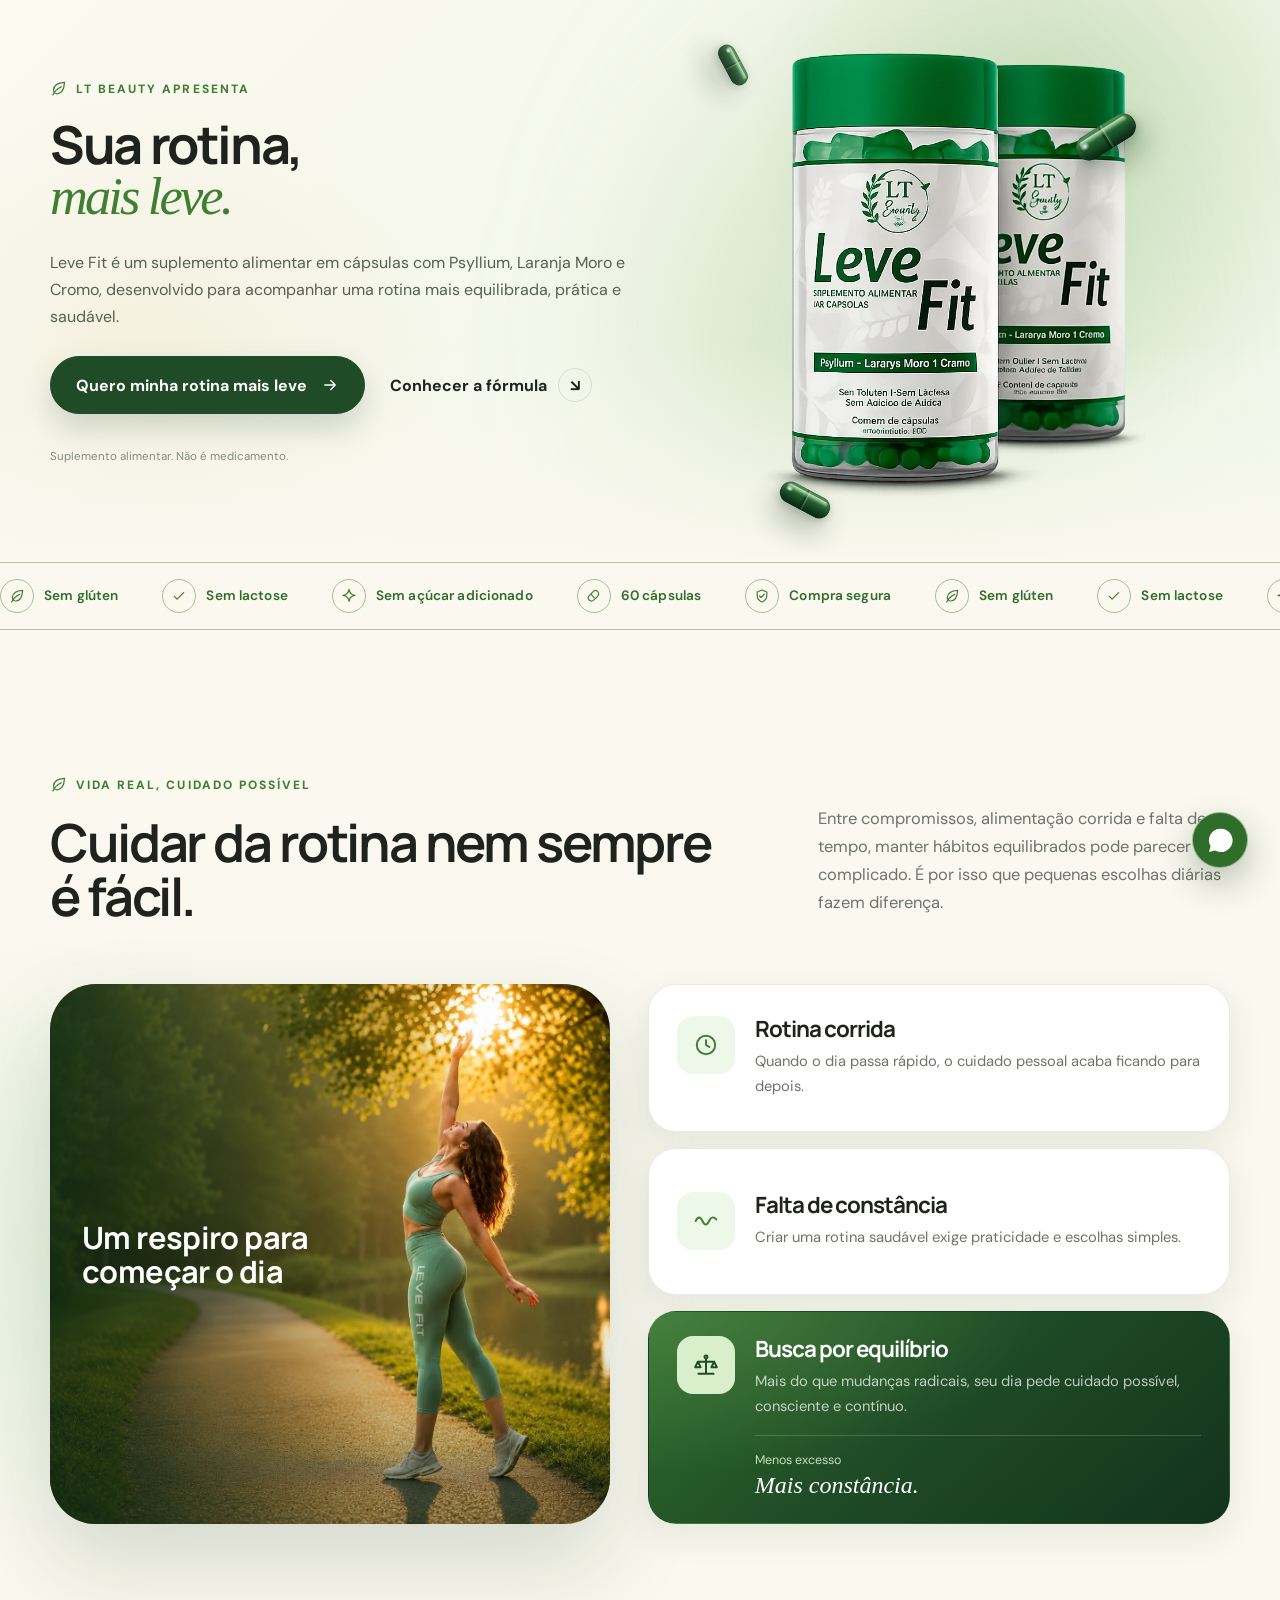
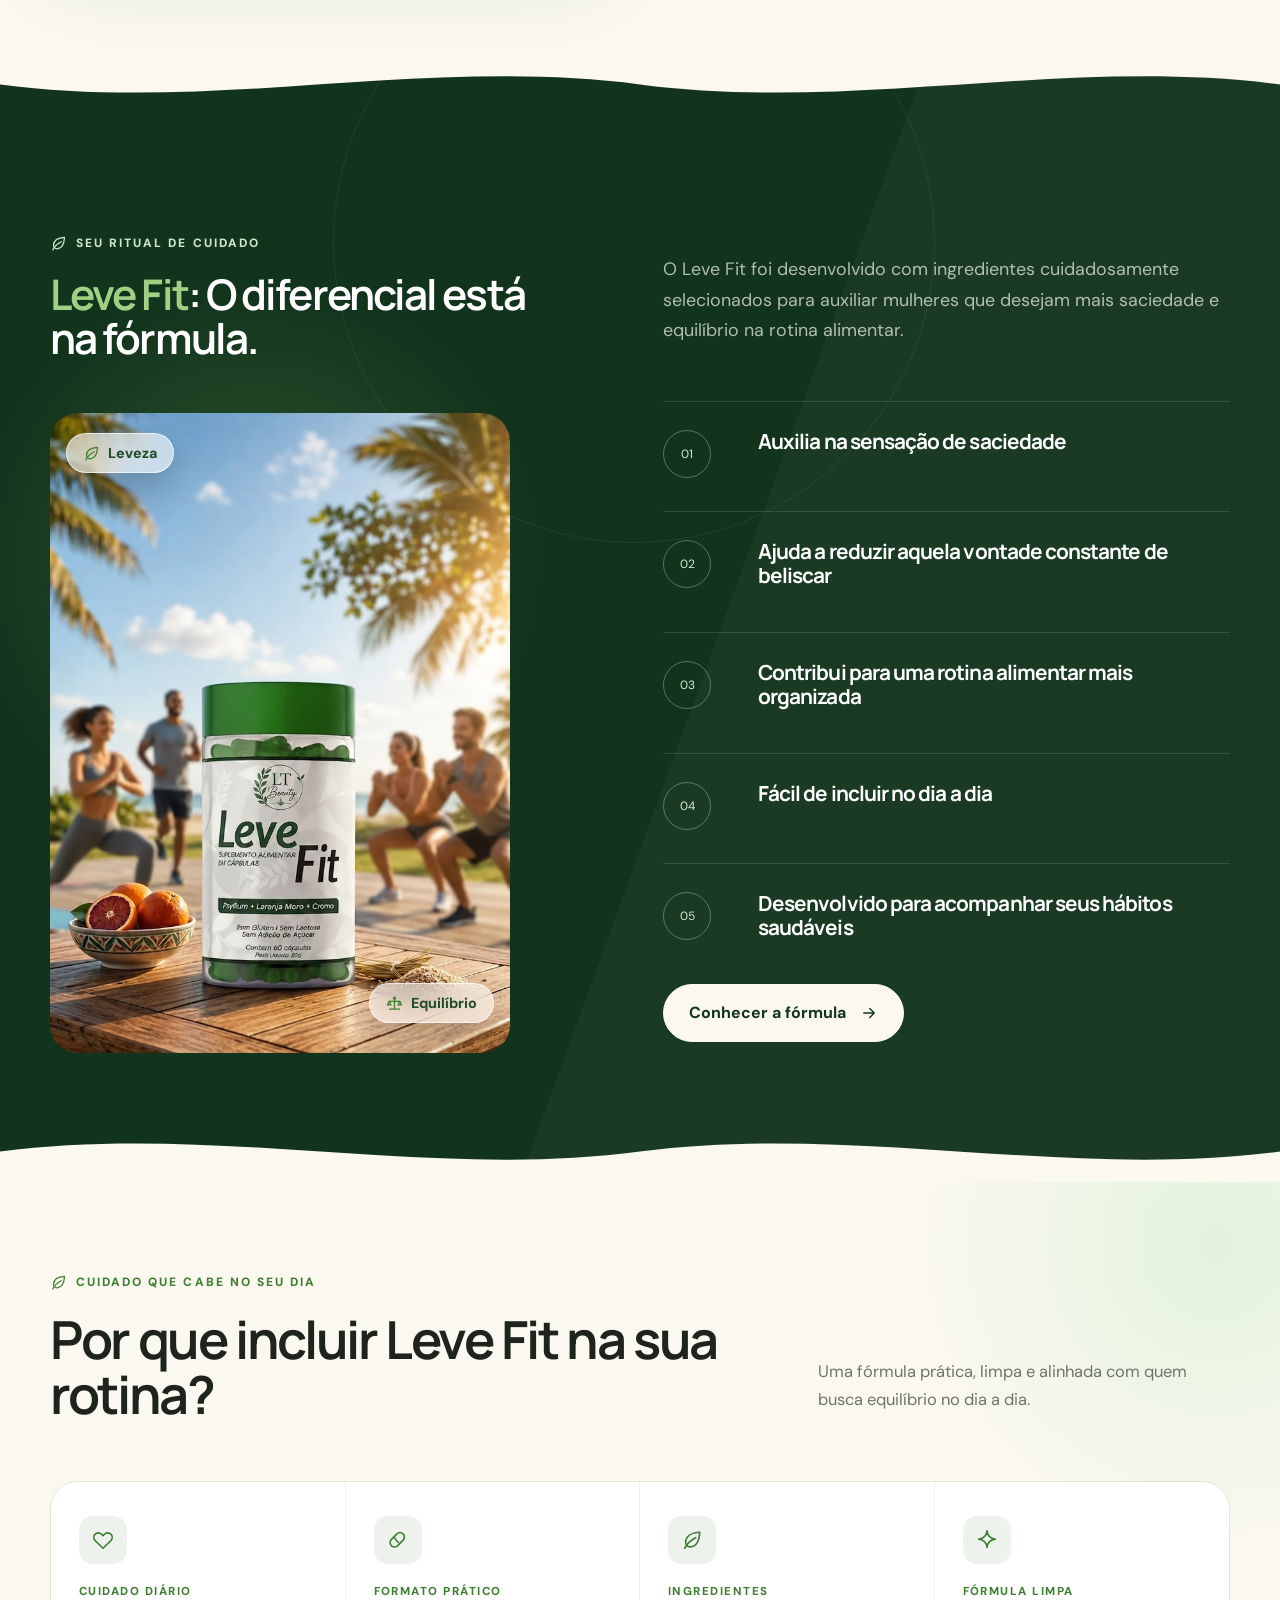
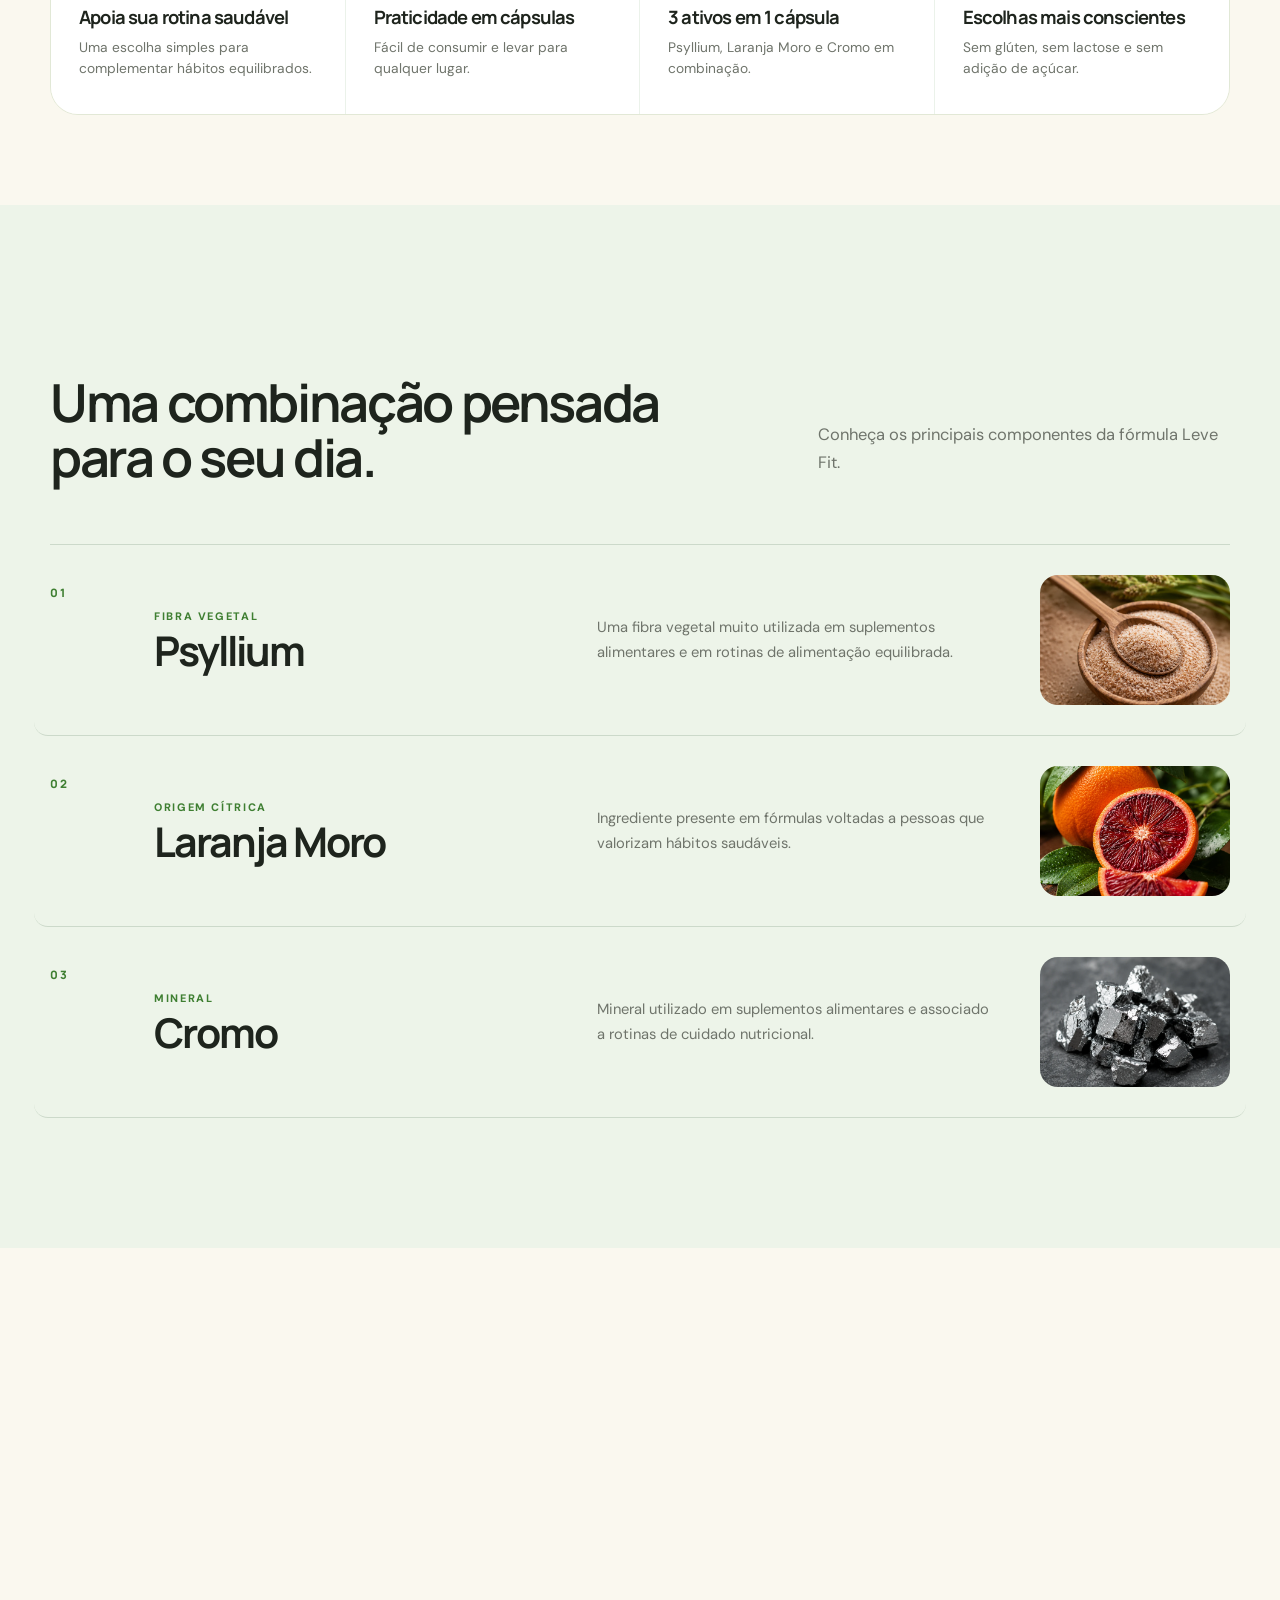
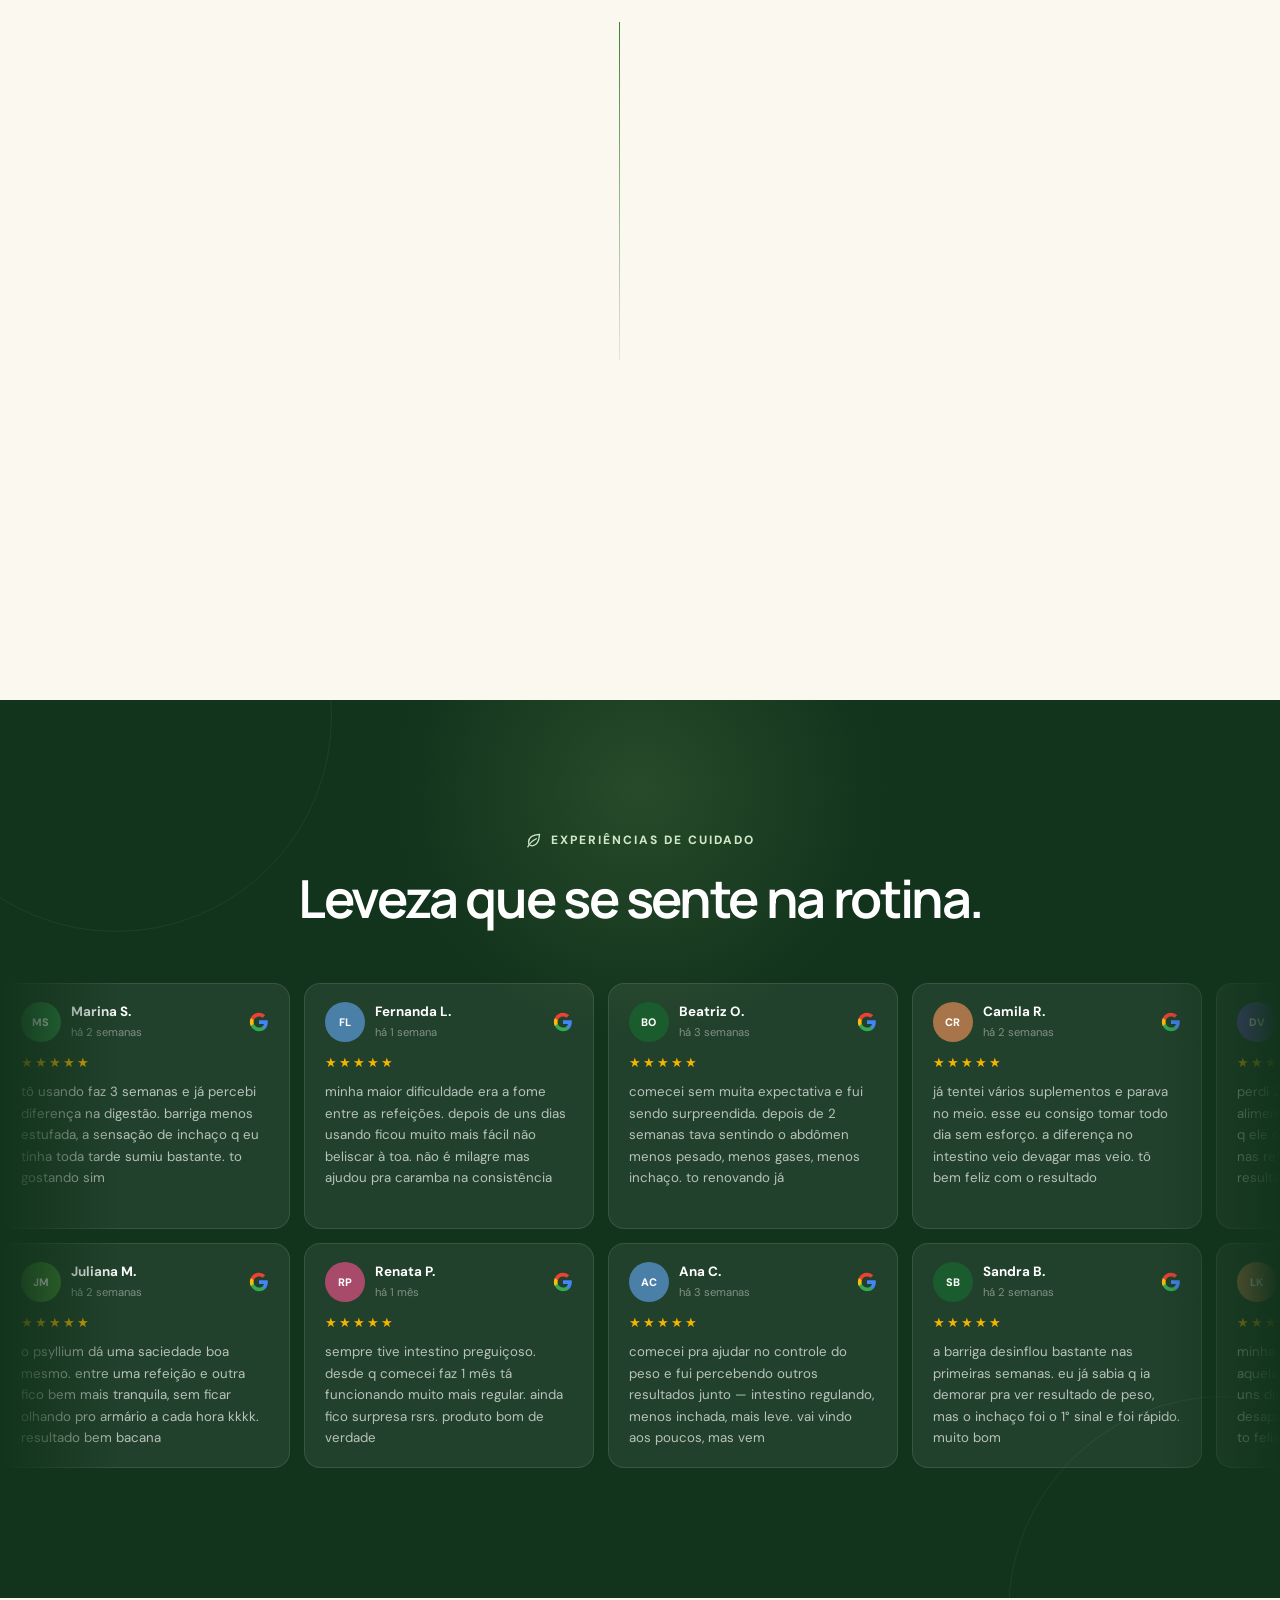
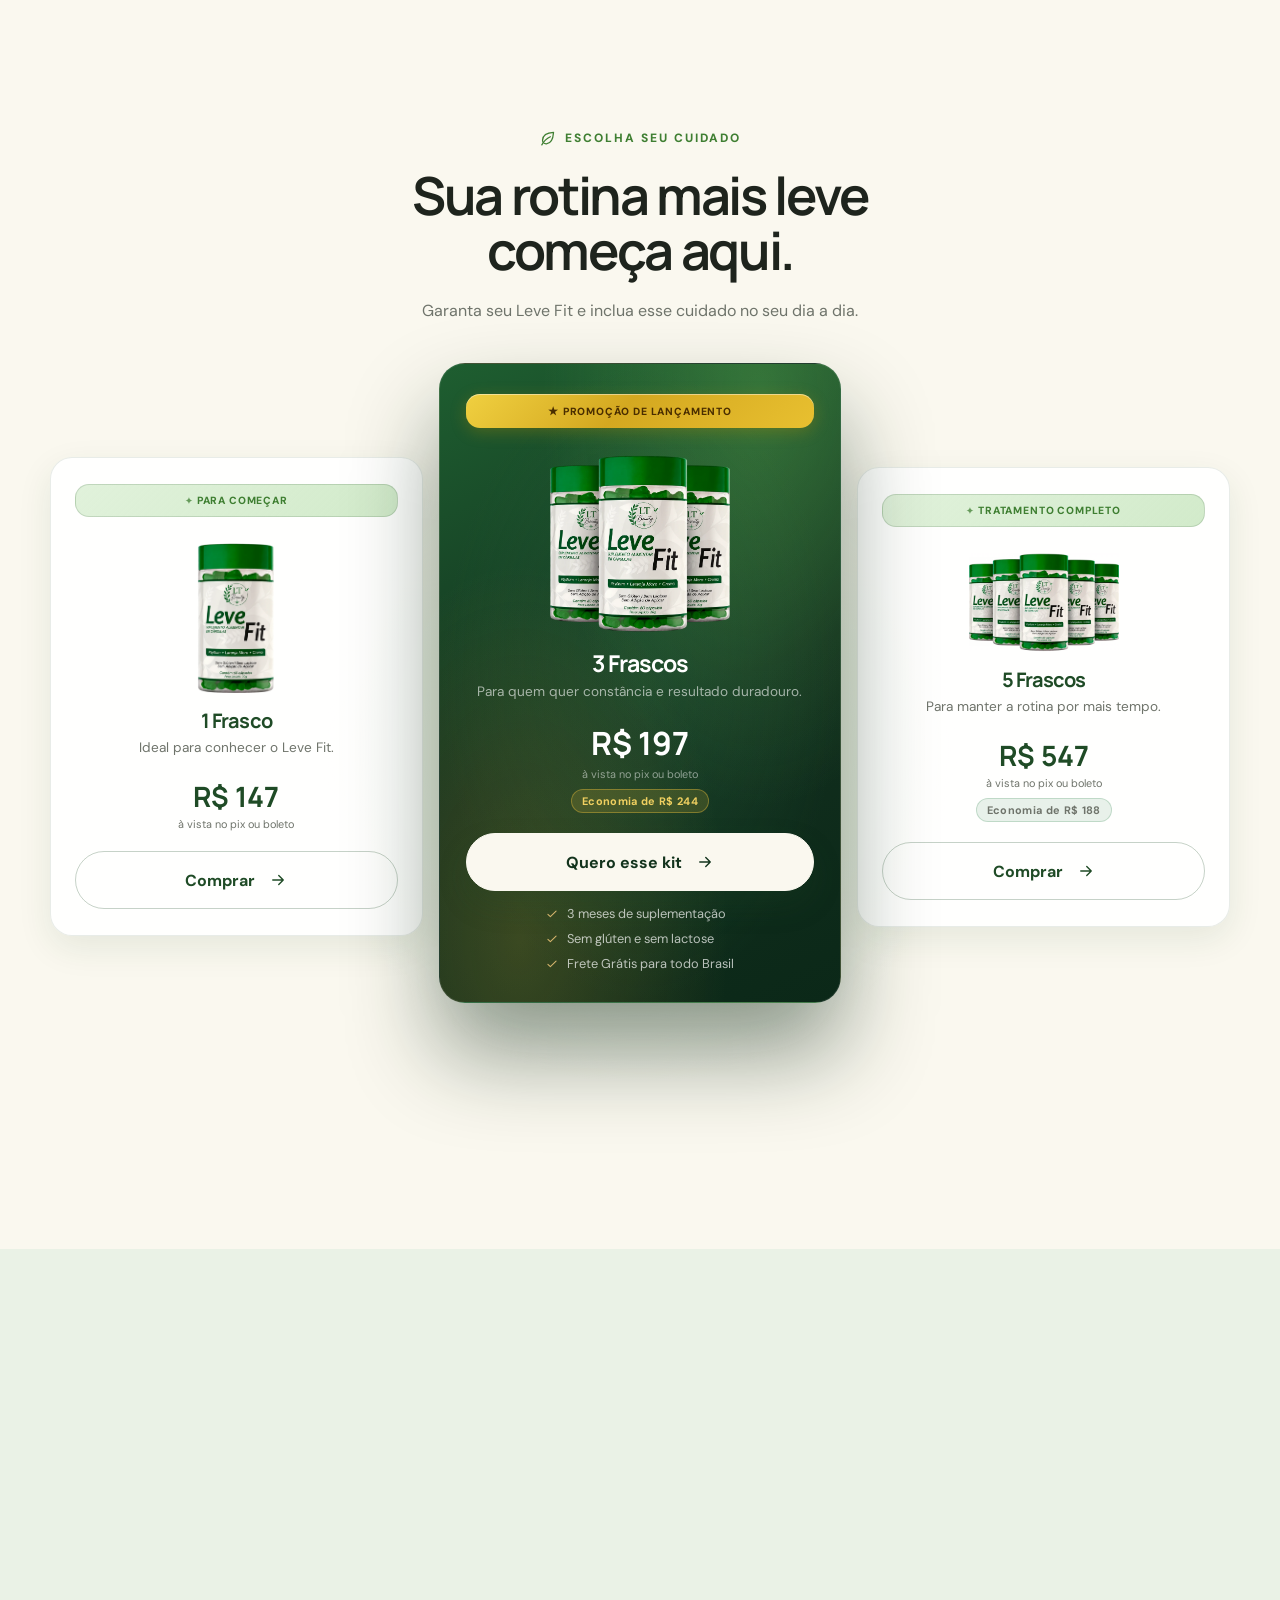
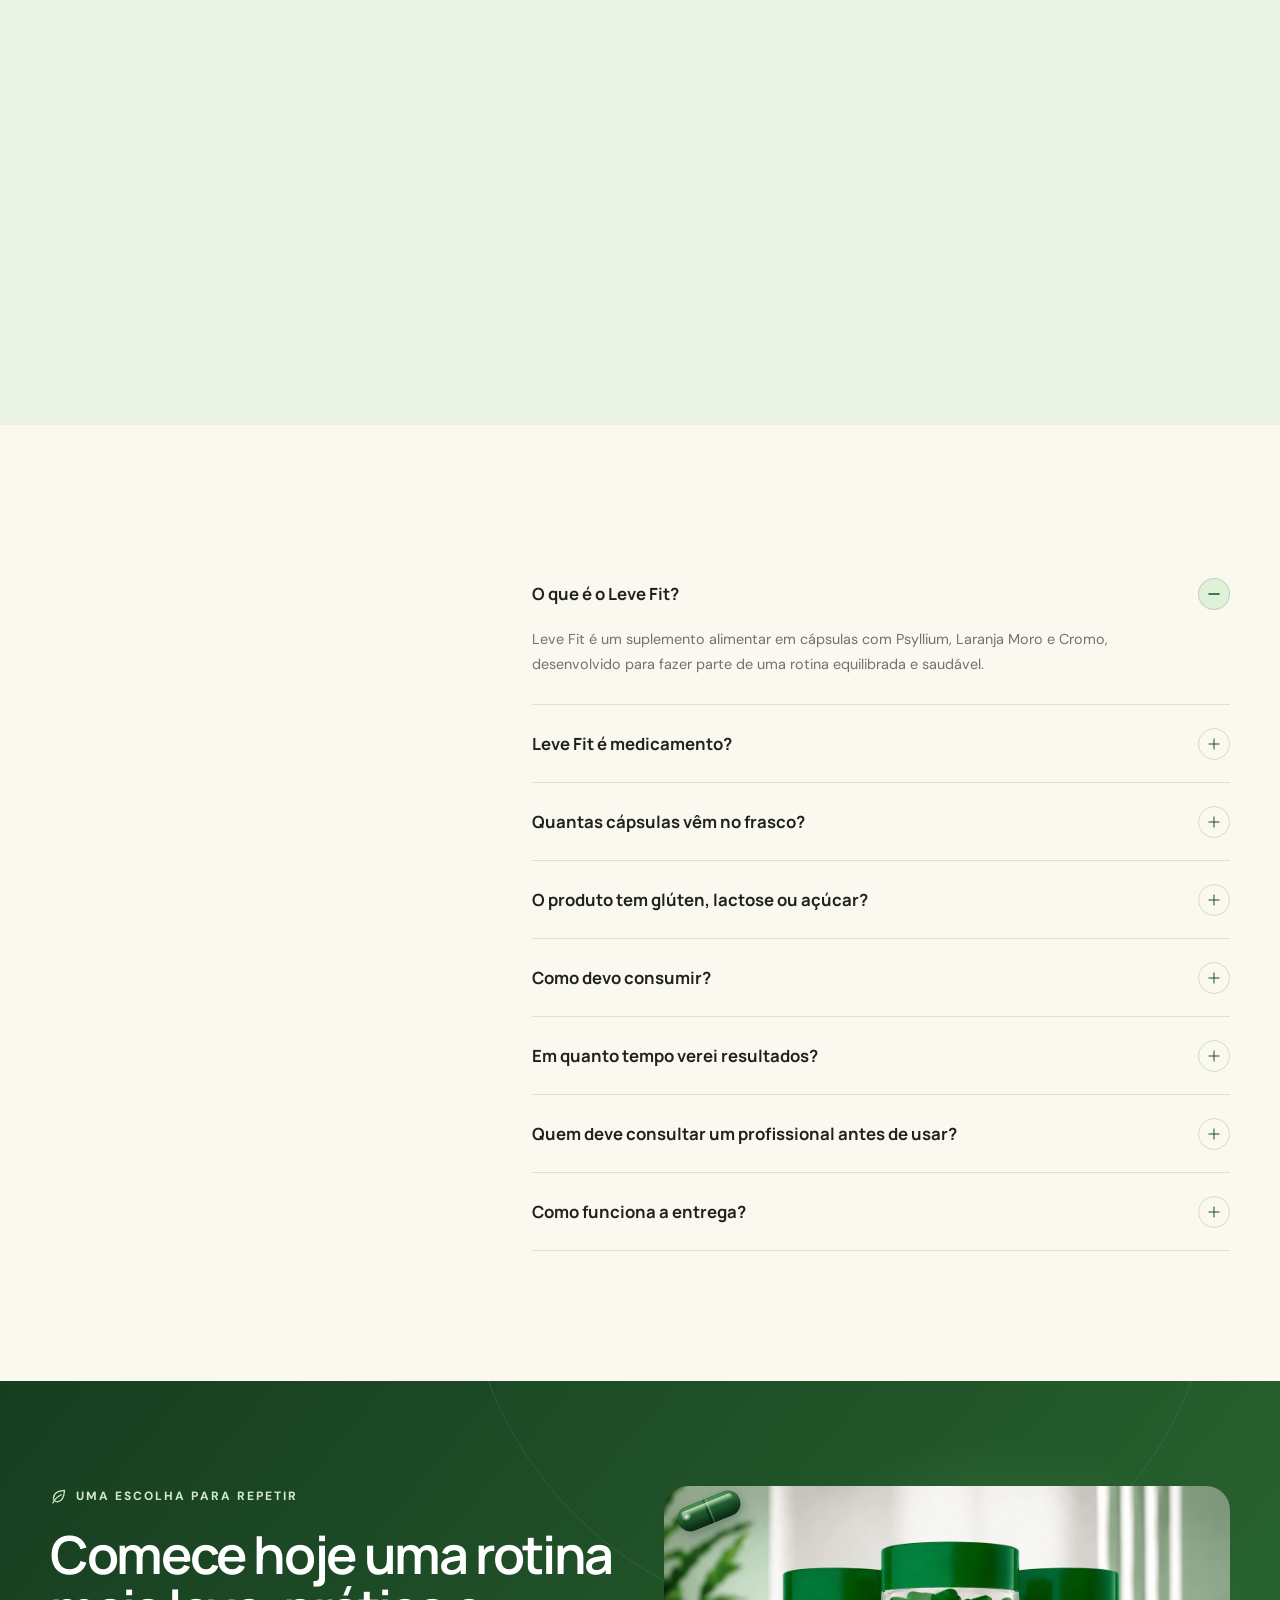
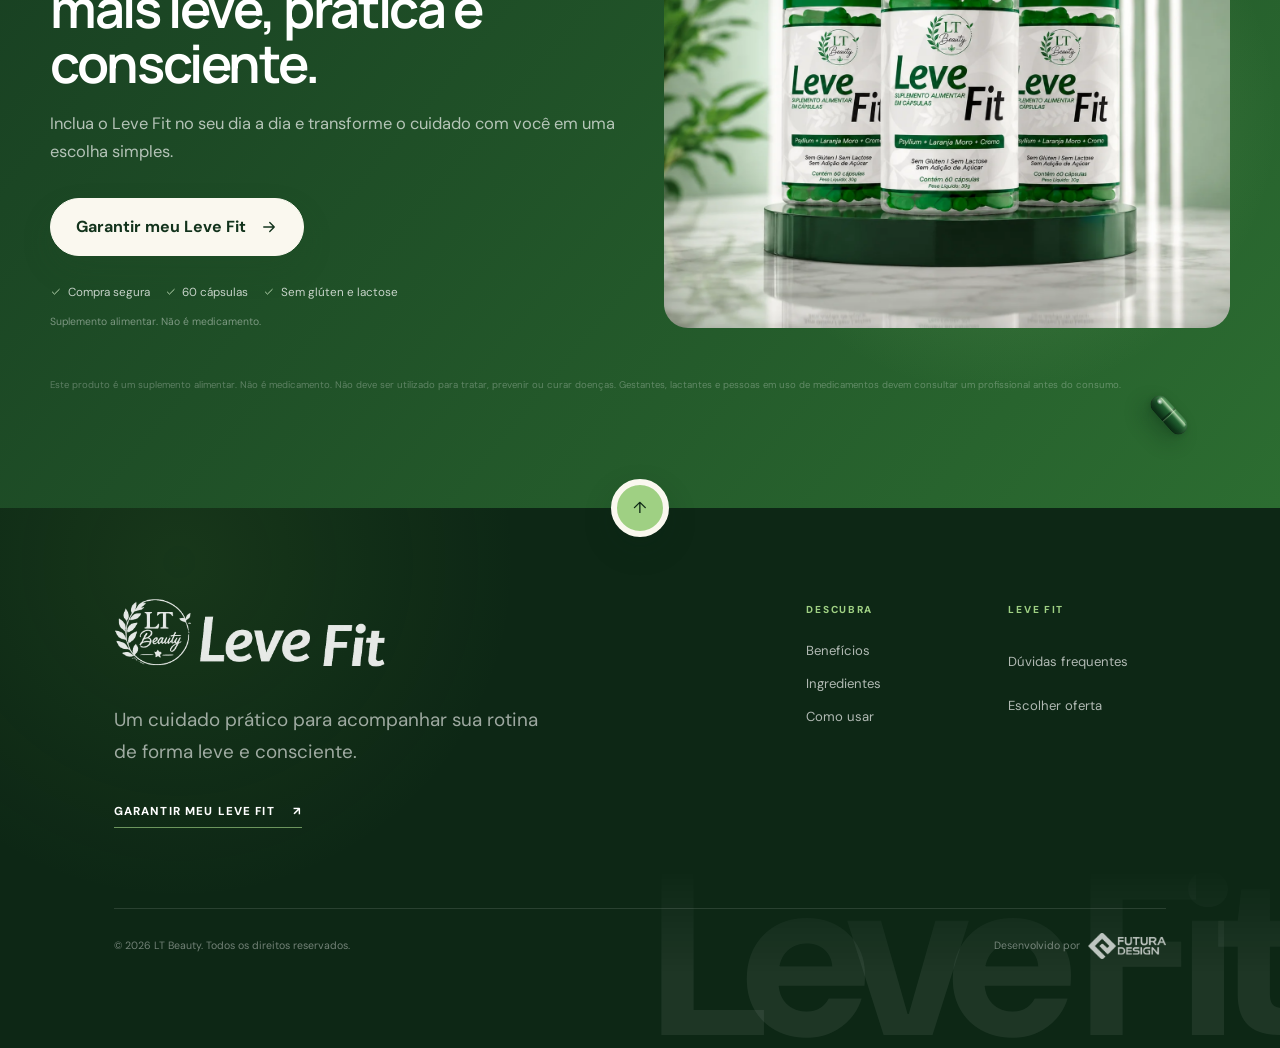
<file: index.html>
<!doctype html>
<html lang="pt-BR">
<head>
  <meta charset="utf-8">
  <meta name="viewport" content="width=device-width, initial-scale=1">
  <meta name="theme-color" content="#1f4b26">
  <meta name="description" content="Conheça o Leve Fit, suplemento alimentar em cápsulas com Psyllium, Laranja Moro e Cromo. Sem glúten, sem lactose e sem adição de açúcar.">
  <title>Leve Fit | Suplemento Alimentar em Cápsulas | LT Beauty</title>

  <!-- Open Graph / WhatsApp / redes sociais -->
  <meta property="og:type" content="website">
  <meta property="og:site_name" content="Leve Fit">
  <meta property="og:url" content="https://suplementolevefit.com/">
  <meta property="og:title" content="Leve Fit | Suplemento Alimentar em Cápsulas | LT Beauty">
  <meta property="og:description" content="Conheça o Leve Fit, suplemento alimentar em cápsulas com Psyllium, Laranja Moro e Cromo. Sem glúten, sem lactose e sem adição de açúcar.">
  <meta property="og:image" content="https://suplementolevefit.com/assets/og-cover.jpg">
  <meta property="og:image:secure_url" content="https://suplementolevefit.com/assets/og-cover.jpg">
  <meta property="og:image:width" content="1200">
  <meta property="og:image:height" content="630">
  <meta property="og:image:type" content="image/jpeg">
  <meta property="og:image:alt" content="Leve Fit – Suplemento alimentar em cápsulas">
  <!-- Twitter / X -->
  <meta name="twitter:card" content="summary_large_image">
  <meta name="twitter:title" content="Leve Fit | Suplemento Alimentar em Cápsulas | LT Beauty">
  <meta name="twitter:description" content="Conheça o Leve Fit, suplemento alimentar em cápsulas com Psyllium, Laranja Moro e Cromo. Sem glúten, sem lactose e sem adição de açúcar.">
  <meta name="twitter:image" content="https://suplementolevefit.com/assets/og-cover.jpg">
  <link rel="preconnect" href="https://fonts.googleapis.com">
  <link rel="preconnect" href="https://fonts.gstatic.com" crossorigin>
  <link href="https://fonts.googleapis.com/css2?family=DM+Sans:wght@400;500;600;700&family=Manrope:wght@400;500;600;700;800&display=swap" rel="stylesheet">
  <link rel="icon" type="image/svg+xml" href="assets/favicon.svg">
  <link rel="stylesheet" href="styles.css">
  <script src="script.js" defer></script>
</head>
<body>
  <a class="skip-link" href="#conteudo">Pular para o conteúdo</a>

  <svg class="svg-sprite" aria-hidden="true">
    <symbol id="i-leaf" viewBox="0 0 24 24">
      <path d="M20.5 3.5C11 4 5.4 8.2 5 14.3c-.2 3.2 2.3 5.5 5.5 5.2 6.2-.5 9.4-7.4 10-16Z"/>
      <path d="M4 21c2.6-5 6.5-8.9 12-11.5"/>
    </symbol>
    <symbol id="i-check" viewBox="0 0 24 24">
      <path d="m5 12.5 4.2 4.2L19 7"/>
    </symbol>
    <symbol id="i-shield" viewBox="0 0 24 24">
      <path d="M12 3 4.8 6v5.3c0 4.6 2.8 8 7.2 9.7 4.4-1.7 7.2-5.1 7.2-9.7V6L12 3Z"/>
      <path d="m8.5 12 2.2 2.2 4.8-4.8"/>
    </symbol>
    <symbol id="i-capsule" viewBox="0 0 24 24">
      <path d="M8.2 19.6a4.8 4.8 0 0 1-3.8-7.8l6.4-6.4a4.8 4.8 0 0 1 6.8 6.8l-6.4 6.4a4.8 4.8 0 0 1-3 1Z"/>
      <path d="m8.1 9.8 4.3 4.9"/>
    </symbol>
    <symbol id="i-spark" viewBox="0 0 24 24">
      <path d="M12 2c.7 5.7 3.3 8.3 9 9-5.7.7-8.3 3.3-9 9-.7-5.7-3.3-8.3-9-9 5.7-.7 8.3-3.3 9-9Z"/>
    </symbol>
    <symbol id="i-heart" viewBox="0 0 24 24">
      <path d="M20.8 5.9c-2-2.2-5.3-2.2-7.3-.2L12 7.2l-1.5-1.5c-2-2-5.3-2-7.3.2-1.8 2-1.5 5 .4 6.9L12 21l8.4-8.2c1.9-1.9 2.2-4.9.4-6.9Z"/>
    </symbol>
    <symbol id="i-arrow" viewBox="0 0 24 24">
      <path d="M5 12h14M13 6l6 6-6 6"/>
    </symbol>
    <symbol id="i-lock" viewBox="0 0 24 24">
      <rect x="4.5" y="10" width="15" height="11" rx="3"/>
      <path d="M8 10V7a4 4 0 0 1 8 0v3"/>
    </symbol>
    <symbol id="i-box" viewBox="0 0 24 24">
      <path d="m4 7.5 8-4 8 4v9l-8 4-8-4v-9Z"/>
      <path d="m4.5 7.7 7.5 4 7.5-4M12 12v8.5"/>
    </symbol>
    <symbol id="i-clock" viewBox="0 0 24 24">
      <circle cx="12" cy="12" r="8.5"/>
      <path d="M12 7.6V12l3 1.8"/>
    </symbol>
    <symbol id="i-wave" viewBox="0 0 24 24">
      <path d="M2.5 12c2-4.2 4.2-4.2 6.2 0s4.2 4.2 6.2 0 4.2-4.2 6.6-1.4"/>
    </symbol>
    <symbol id="i-balance" viewBox="0 0 24 24">
      <circle cx="12" cy="4.5" r="1.4"/>
      <path d="M12 5.9V20M5 20h14M4.5 9h15"/>
      <path d="M4.5 9 2 14h5z"/>
      <path d="M19.5 9 17 14h5z"/>
    </symbol>
  </svg>

  <main id="conteudo">
    <section class="hero section" id="inicio">
      <div class="hero-glow" aria-hidden="true"></div>
      <div class="capsule capsule-a" aria-hidden="true"></div>
      <div class="capsule capsule-b" aria-hidden="true"></div>
      <div class="capsule capsule-c" aria-hidden="true"></div>
      <div class="container hero-grid">
        <div class="hero-copy">
          <p class="eyebrow reveal"><span></span> LT Beauty apresenta</p>
          <h1 class="reveal">Sua rotina, <em>mais leve.</em></h1>
          <p class="hero-text reveal">Leve Fit é um suplemento alimentar em cápsulas com Psyllium, Laranja Moro e Cromo, desenvolvido para acompanhar uma rotina mais equilibrada, prática e saudável.</p>
          <div class="hero-actions reveal">
            <a class="button magnetic" href="#comprar">Quero minha rotina mais leve <svg><use href="#i-arrow"/></svg></a>
            <a class="text-link" href="#formula">Conhecer a fórmula <span>↘</span></a>
          </div>
          <p class="microcopy reveal">Suplemento alimentar. Não é medicamento.</p>
        </div>

        <div class="hero-visual reveal">
          <picture class="hero-image-wrap">
            <source media="(max-width: 820px)" srcset="assets/imgmobile.webp">
            <img src="assets/img.webp" alt="Frasco do suplemento Leve Fit com cápsulas verdes">
          </picture>
        </div>
      </div>
    </section>

    <section class="trust-strip" aria-label="Diferenciais do produto">
      <div class="trust-track">
        <div class="trust-group">
          <article class="trust-card"><span><svg><use href="#i-leaf"/></svg></span> Sem glúten</article>
          <article class="trust-card"><span><svg><use href="#i-check"/></svg></span> Sem lactose</article>
          <article class="trust-card"><span><svg><use href="#i-spark"/></svg></span> Sem açúcar adicionado</article>
          <article class="trust-card"><span><svg><use href="#i-capsule"/></svg></span> 60 cápsulas</article>
          <article class="trust-card"><span><svg><use href="#i-shield"/></svg></span> Compra segura</article>
          <article class="trust-card"><span><svg><use href="#i-leaf"/></svg></span> Sem glúten</article>
          <article class="trust-card"><span><svg><use href="#i-check"/></svg></span> Sem lactose</article>
          <article class="trust-card"><span><svg><use href="#i-spark"/></svg></span> Sem açúcar adicionado</article>
          <article class="trust-card"><span><svg><use href="#i-capsule"/></svg></span> 60 cápsulas</article>
          <article class="trust-card"><span><svg><use href="#i-shield"/></svg></span> Compra segura</article>
          <article class="trust-card"><span><svg><use href="#i-leaf"/></svg></span> Sem glúten</article>
          <article class="trust-card"><span><svg><use href="#i-check"/></svg></span> Sem lactose</article>
          <article class="trust-card"><span><svg><use href="#i-spark"/></svg></span> Sem açúcar adicionado</article>
          <article class="trust-card"><span><svg><use href="#i-capsule"/></svg></span> 60 cápsulas</article>
          <article class="trust-card"><span><svg><use href="#i-shield"/></svg></span> Compra segura</article>
        </div>
        <div class="trust-group" aria-hidden="true">
          <article class="trust-card"><span><svg><use href="#i-leaf"/></svg></span> Sem glúten</article>
          <article class="trust-card"><span><svg><use href="#i-check"/></svg></span> Sem lactose</article>
          <article class="trust-card"><span><svg><use href="#i-spark"/></svg></span> Sem açúcar adicionado</article>
          <article class="trust-card"><span><svg><use href="#i-capsule"/></svg></span> 60 cápsulas</article>
          <article class="trust-card"><span><svg><use href="#i-shield"/></svg></span> Compra segura</article>
          <article class="trust-card"><span><svg><use href="#i-leaf"/></svg></span> Sem glúten</article>
          <article class="trust-card"><span><svg><use href="#i-check"/></svg></span> Sem lactose</article>
          <article class="trust-card"><span><svg><use href="#i-spark"/></svg></span> Sem açúcar adicionado</article>
          <article class="trust-card"><span><svg><use href="#i-capsule"/></svg></span> 60 cápsulas</article>
          <article class="trust-card"><span><svg><use href="#i-shield"/></svg></span> Compra segura</article>
          <article class="trust-card"><span><svg><use href="#i-leaf"/></svg></span> Sem glúten</article>
          <article class="trust-card"><span><svg><use href="#i-check"/></svg></span> Sem lactose</article>
          <article class="trust-card"><span><svg><use href="#i-spark"/></svg></span> Sem açúcar adicionado</article>
          <article class="trust-card"><span><svg><use href="#i-capsule"/></svg></span> 60 cápsulas</article>
          <article class="trust-card"><span><svg><use href="#i-shield"/></svg></span> Compra segura</article>
        </div>
      </div>
    </section>

    <section class="section routine-section">
      <div class="container">
        <div class="section-heading split-heading">
          <div>
            <p class="eyebrow reveal"><span></span> Vida real, cuidado possível</p>
            <h2 class="reveal">Cuidar da rotina nem sempre é fácil.</h2>
          </div>
          <p class="reveal">Entre compromissos, alimentação corrida e falta de tempo, manter hábitos equilibrados pode parecer complicado. É por isso que pequenas escolhas diárias fazem diferença.</p>
        </div>

        <div class="routine-layout">
          <figure class="routine-feature reveal">
            <!-- Replace this placeholder with final product/lifestyle image. -->
            <img src="assets/morning-routine.webp" loading="lazy" alt="Mulher em uma rotina saudável ao ar livre">
            <figcaption>Um respiro para começar o dia</figcaption>
          </figure>

          <ol class="routine-journey">
            <li class="journey-step reveal">
              <span class="journey-icon"><svg><use href="#i-clock"/></svg></span>
              <div class="journey-body">
                <h3>Rotina corrida</h3>
                <p>Quando o dia passa rápido, o cuidado pessoal acaba ficando para depois.</p>
              </div>
            </li>
            <li class="journey-step reveal">
              <span class="journey-icon"><svg><use href="#i-wave"/></svg></span>
              <div class="journey-body">
                <h3>Falta de constância</h3>
                <p>Criar uma rotina saudável exige praticidade e escolhas simples.</p>
              </div>
            </li>
            <li class="journey-step journey-step-final reveal">
              <span class="journey-icon"><svg><use href="#i-balance"/></svg></span>
              <div class="journey-body">
                <h3>Busca por equilíbrio</h3>
                <p>Mais do que mudanças radicais, seu dia pede cuidado possível, consciente e contínuo.</p>
                <div class="journey-manifesto">
                  <span>Menos excesso</span>
                  <strong>Mais constância.</strong>
                </div>
              </div>
            </li>
          </ol>
        </div>
      </div>
    </section>

    <section class="section product-story" id="formula">
      <svg class="story-wave story-wave-top" viewBox="0 0 1440 70" preserveAspectRatio="none" aria-hidden="true">
        <path d="M0,38 C240,72 480,4 720,38 C960,72 1200,4 1440,38 L1440,0 L0,0 Z"/>
      </svg>
      <div class="product-story-bg" aria-hidden="true"></div>
      <div class="container story-grid">
        <div class="story-sticky">
          <p class="eyebrow eyebrow-light reveal"><span></span> Seu ritual de cuidado</p>
          <h2 class="reveal"><span class="story-brand">Leve Fit</span>: O diferencial está na fórmula.</h2>
          <div class="story-product reveal">
            <video autoplay muted loop playsinline>
              <source src="assets/video.mp4" type="video/mp4">
            </video>
            <span class="story-badge story-badge-a"><svg><use href="#i-leaf"/></svg> Leveza</span>
            <span class="story-badge story-badge-b"><svg><use href="#i-balance"/></svg> Equilíbrio</span>
          </div>
        </div>
        <div class="story-steps">
          <p class="story-intro reveal">O Leve Fit foi desenvolvido com ingredientes cuidadosamente selecionados para auxiliar mulheres que desejam mais saciedade e equilíbrio na rotina alimentar.</p>
          <article class="story-card reveal">
            <span>01</span>
            <div>
              <h3>Auxilia na sensação de saciedade</h3>
            </div>
          </article>
          <article class="story-card reveal">
            <span>02</span>
            <div>
              <h3>Ajuda a reduzir aquela vontade constante de beliscar</h3>
            </div>
          </article>
          <article class="story-card reveal">
            <span>03</span>
            <div>
              <h3>Contribui para uma rotina alimentar mais organizada</h3>
            </div>
          </article>
          <article class="story-card reveal">
            <span>04</span>
            <div>
              <h3>Fácil de incluir no dia a dia</h3>
            </div>
          </article>
          <article class="story-card reveal">
            <span>05</span>
            <div>
              <h3>Desenvolvido para acompanhar seus hábitos saudáveis</h3>
            </div>
          </article>
          <a class="button button-cream magnetic reveal" href="#ingredientes">Conhecer a fórmula <svg><use href="#i-arrow"/></svg></a>
        </div>
      </div>
      <svg class="story-wave story-wave-bottom" viewBox="0 0 1440 70" preserveAspectRatio="none" aria-hidden="true">
        <path d="M0,32 C240,-2 480,66 720,32 C960,-2 1200,66 1440,32 L1440,70 L0,70 Z"/>
      </svg>
    </section>

    <section class="section benefits-section" id="beneficios">
      <div class="container">
        <div class="section-heading split-heading">
          <div>
            <p class="eyebrow reveal"><span></span> Cuidado que cabe no seu dia</p>
            <h2 class="reveal">Por que incluir Leve Fit na sua rotina?</h2>
          </div>
          <p class="reveal">Uma fórmula prática, limpa e alinhada com quem busca equilíbrio no dia a dia.</p>
        </div>
        <div class="pillars-grid">
          <article class="pillar-card reveal">
            <span class="pillar-icon"><svg><use href="#i-heart"/></svg></span>
            <div>
              <p class="eyebrow-mini">Cuidado diário</p>
              <h3>Apoia sua rotina saudável</h3>
              <p>Uma escolha simples para complementar hábitos equilibrados.</p>
            </div>
          </article>
          <article class="pillar-card reveal">
            <span class="pillar-icon"><svg><use href="#i-capsule"/></svg></span>
            <div>
              <p class="eyebrow-mini">Formato prático</p>
              <h3>Praticidade em cápsulas</h3>
              <p>Fácil de consumir e levar para qualquer lugar.</p>
            </div>
          </article>
          <article class="pillar-card reveal">
            <span class="pillar-icon"><svg><use href="#i-leaf"/></svg></span>
            <div>
              <p class="eyebrow-mini">Ingredientes</p>
              <h3>3 ativos em 1 cápsula</h3>
              <p>Psyllium, Laranja Moro e Cromo em combinação.</p>
            </div>
          </article>
          <article class="pillar-card reveal">
            <span class="pillar-icon"><svg><use href="#i-spark"/></svg></span>
            <div>
              <p class="eyebrow-mini">Fórmula limpa</p>
              <h3>Escolhas mais conscientes</h3>
              <p>Sem glúten, sem lactose e sem adição de açúcar.</p>
            </div>
          </article>
        </div>
      </div>
    </section>

    <section class="section ingredients-section" id="ingredientes">
      <div class="container">
        <div class="section-heading split-heading">
          <div>
            <p class="eyebrow reveal"><span></span> Transparência na fórmula</p>
            <h2 class="reveal">Uma combinação pensada para o seu dia.</h2>
          </div>
          <p class="reveal">Conheça os principais componentes da fórmula Leve Fit.</p>
        </div>

        <div class="ing-list">
          <article class="ing-row reveal">
            <span class="ing-num">01</span>
            <div class="ing-name">
              <small>Fibra vegetal</small>
              <h3>Psyllium</h3>
            </div>
            <p class="ing-desc">Uma fibra vegetal muito utilizada em suplementos alimentares e em rotinas de alimentação equilibrada.</p>
            <div class="ing-img">
              <img src="assets/psyllium.webp" loading="lazy" alt="Psyllium em composição natural">
            </div>
          </article>
          <article class="ing-row reveal">
            <span class="ing-num">02</span>
            <div class="ing-name">
              <small>Origem cítrica</small>
              <h3>Laranja Moro</h3>
            </div>
            <p class="ing-desc">Ingrediente presente em fórmulas voltadas a pessoas que valorizam hábitos saudáveis.</p>
            <div class="ing-img">
              <img src="assets/laranja.webp" loading="lazy" alt="Laranja Moro em composição natural">
            </div>
          </article>
          <article class="ing-row reveal">
            <span class="ing-num">03</span>
            <div class="ing-name">
              <small>Mineral</small>
              <h3>Cromo</h3>
            </div>
            <p class="ing-desc">Mineral utilizado em suplementos alimentares e associado a rotinas de cuidado nutricional.</p>
            <div class="ing-img">
              <img src="assets/cromo.webp" loading="lazy" alt="Cromo em composição natural">
            </div>
          </article>
        </div>

      </div>
    </section>

    <section class="section how-section" id="como-usar">
      <div class="container">
        <div class="how-header">
          <p class="eyebrow reveal"><span></span> Ritual simples</p>
          <h2 class="reveal">Como incluir na rotina</h2>
          <p class="reveal">Um cuidado simples para acompanhar seus hábitos diários.</p>
        </div>
        <div class="how-body">
          <div class="how-video reveal">
            <img src="assets/img2.webp" loading="lazy" alt="Frasco do suplemento Leve Fit com 60 cápsulas">
          </div>
          <ol class="timeline">
            <li class="timeline-item reveal">
              <span class="timeline-number">01</span>
              <div><h3>Siga a recomendação do rótulo</h3><p>Consuma conforme as instruções da embalagem ou orientação de um profissional habilitado.</p></div>
            </li>
            <li class="timeline-item reveal">
              <span class="timeline-number">02</span>
              <div><h3>Combine com uma rotina equilibrada</h3><p>Inclua o Leve Fit em hábitos saudáveis, alimentação equilibrada e cuidado diário.</p></div>
            </li>
            <li class="timeline-item reveal">
              <span class="timeline-number">03</span>
              <div><h3>Mantenha constância</h3><p>Pequenas escolhas repetidas todos os dias ajudam a construir uma rotina mais leve.</p></div>
            </li>
            <li class="timeline-note reveal"><svg><use href="#i-shield"/></svg><span>Não exceda a recomendação diária indicada no rótulo.</span></li>
          </ol>
        </div>
      </div>
    </section>


<section class="section testimonials-section">
      <div class="testimonial-glow" aria-hidden="true"></div>
      <div class="container">
        <div class="section-heading centered-heading light-heading">
          <p class="eyebrow eyebrow-light reveal"><span></span> Experiências de cuidado</p>
          <h2 class="reveal">Leveza que se sente na rotina.</h2>
        </div>
      </div>

      <div class="reviews-wrap reveal">
        <!-- Row A → esquerda -->
        <div class="reviews-track reviews-track-a">
          <div class="reviews-group">
            <article class="rv-card"><div class="rv-head"><div class="rv-avatar" style="--av:#2d8040">MS</div><div class="rv-meta"><strong>Marina S.</strong><time>há 2 semanas</time></div><svg class="rv-google" viewBox="0 0 24 24" aria-hidden="true"><path d="M22.56 12.25c0-.78-.07-1.53-.2-2.25H12v4.26h5.92c-.26 1.37-1.04 2.53-2.21 3.31v2.77h3.57c2.08-1.92 3.28-4.74 3.28-8.09z" fill="#4285F4"/><path d="M12 23c2.97 0 5.46-.98 7.28-2.66l-3.57-2.77c-.98.66-2.23 1.06-3.71 1.06-2.86 0-5.29-1.93-6.16-4.53H2.18v2.84C3.99 20.53 7.7 23 12 23z" fill="#34A853"/><path d="M5.84 14.09c-.22-.66-.35-1.36-.35-2.09s.13-1.43.35-2.09V7.07H2.18C1.43 8.55 1 10.22 1 12s.43 3.45 1.18 4.93l2.85-2.22.81-.62z" fill="#FBBC05"/><path d="M12 5.38c1.62 0 3.06.56 4.21 1.64l3.15-3.15C17.45 2.09 14.97 1 12 1 7.7 1 3.99 3.47 2.18 7.07l3.66 2.84c.87-2.6 3.3-4.53 6.16-4.53z" fill="#EA4335"/></svg></div><div class="rv-stars">★★★★★</div><p class="rv-text">tô usando faz 3 semanas e já percebi diferença na digestão. barriga menos estufada, a sensação de inchaço q eu tinha toda tarde sumiu bastante. to gostando sim</p></article>
            <article class="rv-card"><div class="rv-head"><div class="rv-avatar" style="--av:#4a7fa8">FL</div><div class="rv-meta"><strong>Fernanda L.</strong><time>há 1 semana</time></div><svg class="rv-google" viewBox="0 0 24 24" aria-hidden="true"><path d="M22.56 12.25c0-.78-.07-1.53-.2-2.25H12v4.26h5.92c-.26 1.37-1.04 2.53-2.21 3.31v2.77h3.57c2.08-1.92 3.28-4.74 3.28-8.09z" fill="#4285F4"/><path d="M12 23c2.97 0 5.46-.98 7.28-2.66l-3.57-2.77c-.98.66-2.23 1.06-3.71 1.06-2.86 0-5.29-1.93-6.16-4.53H2.18v2.84C3.99 20.53 7.7 23 12 23z" fill="#34A853"/><path d="M5.84 14.09c-.22-.66-.35-1.36-.35-2.09s.13-1.43.35-2.09V7.07H2.18C1.43 8.55 1 10.22 1 12s.43 3.45 1.18 4.93l2.85-2.22.81-.62z" fill="#FBBC05"/><path d="M12 5.38c1.62 0 3.06.56 4.21 1.64l3.15-3.15C17.45 2.09 14.97 1 12 1 7.7 1 3.99 3.47 2.18 7.07l3.66 2.84c.87-2.6 3.3-4.53 6.16-4.53z" fill="#EA4335"/></svg></div><div class="rv-stars">★★★★★</div><p class="rv-text">minha maior dificuldade era a fome entre as refeições. depois de uns dias usando ficou muito mais fácil não beliscar à toa. não é milagre mas ajudou pra caramba na consistência</p></article>
            <article class="rv-card"><div class="rv-head"><div class="rv-avatar" style="--av:#1a5c2d">BO</div><div class="rv-meta"><strong>Beatriz O.</strong><time>há 3 semanas</time></div><svg class="rv-google" viewBox="0 0 24 24" aria-hidden="true"><path d="M22.56 12.25c0-.78-.07-1.53-.2-2.25H12v4.26h5.92c-.26 1.37-1.04 2.53-2.21 3.31v2.77h3.57c2.08-1.92 3.28-4.74 3.28-8.09z" fill="#4285F4"/><path d="M12 23c2.97 0 5.46-.98 7.28-2.66l-3.57-2.77c-.98.66-2.23 1.06-3.71 1.06-2.86 0-5.29-1.93-6.16-4.53H2.18v2.84C3.99 20.53 7.7 23 12 23z" fill="#34A853"/><path d="M5.84 14.09c-.22-.66-.35-1.36-.35-2.09s.13-1.43.35-2.09V7.07H2.18C1.43 8.55 1 10.22 1 12s.43 3.45 1.18 4.93l2.85-2.22.81-.62z" fill="#FBBC05"/><path d="M12 5.38c1.62 0 3.06.56 4.21 1.64l3.15-3.15C17.45 2.09 14.97 1 12 1 7.7 1 3.99 3.47 2.18 7.07l3.66 2.84c.87-2.6 3.3-4.53 6.16-4.53z" fill="#EA4335"/></svg></div><div class="rv-stars">★★★★★</div><p class="rv-text">comecei sem muita expectativa e fui sendo surpreendida. depois de 2 semanas tava sentindo o abdômen menos pesado, menos gases, menos inchaço. to renovando já</p></article>
            <article class="rv-card"><div class="rv-head"><div class="rv-avatar" style="--av:#a8754a">CR</div><div class="rv-meta"><strong>Camila R.</strong><time>há 2 semanas</time></div><svg class="rv-google" viewBox="0 0 24 24" aria-hidden="true"><path d="M22.56 12.25c0-.78-.07-1.53-.2-2.25H12v4.26h5.92c-.26 1.37-1.04 2.53-2.21 3.31v2.77h3.57c2.08-1.92 3.28-4.74 3.28-8.09z" fill="#4285F4"/><path d="M12 23c2.97 0 5.46-.98 7.28-2.66l-3.57-2.77c-.98.66-2.23 1.06-3.71 1.06-2.86 0-5.29-1.93-6.16-4.53H2.18v2.84C3.99 20.53 7.7 23 12 23z" fill="#34A853"/><path d="M5.84 14.09c-.22-.66-.35-1.36-.35-2.09s.13-1.43.35-2.09V7.07H2.18C1.43 8.55 1 10.22 1 12s.43 3.45 1.18 4.93l2.85-2.22.81-.62z" fill="#FBBC05"/><path d="M12 5.38c1.62 0 3.06.56 4.21 1.64l3.15-3.15C17.45 2.09 14.97 1 12 1 7.7 1 3.99 3.47 2.18 7.07l3.66 2.84c.87-2.6 3.3-4.53 6.16-4.53z" fill="#EA4335"/></svg></div><div class="rv-stars">★★★★★</div><p class="rv-text">já tentei vários suplementos e parava no meio. esse eu consigo tomar todo dia sem esforço. a diferença no intestino veio devagar mas veio. tô bem feliz com o resultado</p></article>
            <article class="rv-card"><div class="rv-head"><div class="rv-avatar" style="--av:#5a4aa8">DV</div><div class="rv-meta"><strong>Daniela V.</strong><time>há 1 mês</time></div><svg class="rv-google" viewBox="0 0 24 24" aria-hidden="true"><path d="M22.56 12.25c0-.78-.07-1.53-.2-2.25H12v4.26h5.92c-.26 1.37-1.04 2.53-2.21 3.31v2.77h3.57c2.08-1.92 3.28-4.74 3.28-8.09z" fill="#4285F4"/><path d="M12 23c2.97 0 5.46-.98 7.28-2.66l-3.57-2.77c-.98.66-2.23 1.06-3.71 1.06-2.86 0-5.29-1.93-6.16-4.53H2.18v2.84C3.99 20.53 7.7 23 12 23z" fill="#34A853"/><path d="M5.84 14.09c-.22-.66-.35-1.36-.35-2.09s.13-1.43.35-2.09V7.07H2.18C1.43 8.55 1 10.22 1 12s.43 3.45 1.18 4.93l2.85-2.22.81-.62z" fill="#FBBC05"/><path d="M12 5.38c1.62 0 3.06.56 4.21 1.64l3.15-3.15C17.45 2.09 14.97 1 12 1 7.7 1 3.99 3.47 2.18 7.07l3.66 2.84c.87-2.6 3.3-4.53 6.16-4.53z" fill="#EA4335"/></svg></div><div class="rv-stars">★★★★★</div><p class="rv-text">perdi 2kg no primeiro mês junto com alimentação mais cuidada. a saciedade q ele dá ajudou demais a não exagerar nas refeições. não esperava esse resultado tão logo</p></article>
            <article class="rv-card"><div class="rv-head"><div class="rv-avatar" style="--av:#3f7f32">PM</div><div class="rv-meta"><strong>Priscila M.</strong><time>há 3 semanas</time></div><svg class="rv-google" viewBox="0 0 24 24" aria-hidden="true"><path d="M22.56 12.25c0-.78-.07-1.53-.2-2.25H12v4.26h5.92c-.26 1.37-1.04 2.53-2.21 3.31v2.77h3.57c2.08-1.92 3.28-4.74 3.28-8.09z" fill="#4285F4"/><path d="M12 23c2.97 0 5.46-.98 7.28-2.66l-3.57-2.77c-.98.66-2.23 1.06-3.71 1.06-2.86 0-5.29-1.93-6.16-4.53H2.18v2.84C3.99 20.53 7.7 23 12 23z" fill="#34A853"/><path d="M5.84 14.09c-.22-.66-.35-1.36-.35-2.09s.13-1.43.35-2.09V7.07H2.18C1.43 8.55 1 10.22 1 12s.43 3.45 1.18 4.93l2.85-2.22.81-.62z" fill="#FBBC05"/><path d="M12 5.38c1.62 0 3.06.56 4.21 1.64l3.15-3.15C17.45 2.09 14.97 1 12 1 7.7 1 3.99 3.47 2.18 7.07l3.66 2.84c.87-2.6 3.3-4.53 6.16-4.53z" fill="#EA4335"/></svg></div><div class="rv-stars">★★★★★</div><p class="rv-text">eu vivia com barriga estufada, principalmente à tarde. depois de umas 2 semanas usando percebi muito menos inchaço. pra mim esse foi o resultado mais claro e mais rápido</p></article>
            <article class="rv-card"><div class="rv-head"><div class="rv-avatar" style="--av:#a84a6a">TF</div><div class="rv-meta"><strong>Tânia F.</strong><time>há 1 semana</time></div><svg class="rv-google" viewBox="0 0 24 24" aria-hidden="true"><path d="M22.56 12.25c0-.78-.07-1.53-.2-2.25H12v4.26h5.92c-.26 1.37-1.04 2.53-2.21 3.31v2.77h3.57c2.08-1.92 3.28-4.74 3.28-8.09z" fill="#4285F4"/><path d="M12 23c2.97 0 5.46-.98 7.28-2.66l-3.57-2.77c-.98.66-2.23 1.06-3.71 1.06-2.86 0-5.29-1.93-6.16-4.53H2.18v2.84C3.99 20.53 7.7 23 12 23z" fill="#34A853"/><path d="M5.84 14.09c-.22-.66-.35-1.36-.35-2.09s.13-1.43.35-2.09V7.07H2.18C1.43 8.55 1 10.22 1 12s.43 3.45 1.18 4.93l2.85-2.22.81-.62z" fill="#FBBC05"/><path d="M12 5.38c1.62 0 3.06.56 4.21 1.64l3.15-3.15C17.45 2.09 14.97 1 12 1 7.7 1 3.99 3.47 2.18 7.07l3.66 2.84c.87-2.6 3.3-4.53 6.16-4.53z" fill="#EA4335"/></svg></div><div class="rv-stars">★★★★★</div><p class="rv-text">3 meses usando e não parei. o que me convenceu foi a leveza que fui sentindo aos poucos — menos inchaço, intestino funcionando melhor. nada da noite pro dia mas o resultado foi real</p></article>
          </div>
          <div class="reviews-group" aria-hidden="true">
            <article class="rv-card"><div class="rv-head"><div class="rv-avatar" style="--av:#2d8040">MS</div><div class="rv-meta"><strong>Marina S.</strong><time>há 2 semanas</time></div><svg class="rv-google" viewBox="0 0 24 24" aria-hidden="true"><path d="M22.56 12.25c0-.78-.07-1.53-.2-2.25H12v4.26h5.92c-.26 1.37-1.04 2.53-2.21 3.31v2.77h3.57c2.08-1.92 3.28-4.74 3.28-8.09z" fill="#4285F4"/><path d="M12 23c2.97 0 5.46-.98 7.28-2.66l-3.57-2.77c-.98.66-2.23 1.06-3.71 1.06-2.86 0-5.29-1.93-6.16-4.53H2.18v2.84C3.99 20.53 7.7 23 12 23z" fill="#34A853"/><path d="M5.84 14.09c-.22-.66-.35-1.36-.35-2.09s.13-1.43.35-2.09V7.07H2.18C1.43 8.55 1 10.22 1 12s.43 3.45 1.18 4.93l2.85-2.22.81-.62z" fill="#FBBC05"/><path d="M12 5.38c1.62 0 3.06.56 4.21 1.64l3.15-3.15C17.45 2.09 14.97 1 12 1 7.7 1 3.99 3.47 2.18 7.07l3.66 2.84c.87-2.6 3.3-4.53 6.16-4.53z" fill="#EA4335"/></svg></div><div class="rv-stars">★★★★★</div><p class="rv-text">tô usando faz 3 semanas e já percebi diferença na digestão. barriga menos estufada, a sensação de inchaço q eu tinha toda tarde sumiu bastante. to gostando sim</p></article>
            <article class="rv-card"><div class="rv-head"><div class="rv-avatar" style="--av:#4a7fa8">FL</div><div class="rv-meta"><strong>Fernanda L.</strong><time>há 1 semana</time></div><svg class="rv-google" viewBox="0 0 24 24" aria-hidden="true"><path d="M22.56 12.25c0-.78-.07-1.53-.2-2.25H12v4.26h5.92c-.26 1.37-1.04 2.53-2.21 3.31v2.77h3.57c2.08-1.92 3.28-4.74 3.28-8.09z" fill="#4285F4"/><path d="M12 23c2.97 0 5.46-.98 7.28-2.66l-3.57-2.77c-.98.66-2.23 1.06-3.71 1.06-2.86 0-5.29-1.93-6.16-4.53H2.18v2.84C3.99 20.53 7.7 23 12 23z" fill="#34A853"/><path d="M5.84 14.09c-.22-.66-.35-1.36-.35-2.09s.13-1.43.35-2.09V7.07H2.18C1.43 8.55 1 10.22 1 12s.43 3.45 1.18 4.93l2.85-2.22.81-.62z" fill="#FBBC05"/><path d="M12 5.38c1.62 0 3.06.56 4.21 1.64l3.15-3.15C17.45 2.09 14.97 1 12 1 7.7 1 3.99 3.47 2.18 7.07l3.66 2.84c.87-2.6 3.3-4.53 6.16-4.53z" fill="#EA4335"/></svg></div><div class="rv-stars">★★★★★</div><p class="rv-text">minha maior dificuldade era a fome entre as refeições. depois de uns dias usando ficou muito mais fácil não beliscar à toa. não é milagre mas ajudou pra caramba na consistência</p></article>
            <article class="rv-card"><div class="rv-head"><div class="rv-avatar" style="--av:#1a5c2d">BO</div><div class="rv-meta"><strong>Beatriz O.</strong><time>há 3 semanas</time></div><svg class="rv-google" viewBox="0 0 24 24" aria-hidden="true"><path d="M22.56 12.25c0-.78-.07-1.53-.2-2.25H12v4.26h5.92c-.26 1.37-1.04 2.53-2.21 3.31v2.77h3.57c2.08-1.92 3.28-4.74 3.28-8.09z" fill="#4285F4"/><path d="M12 23c2.97 0 5.46-.98 7.28-2.66l-3.57-2.77c-.98.66-2.23 1.06-3.71 1.06-2.86 0-5.29-1.93-6.16-4.53H2.18v2.84C3.99 20.53 7.7 23 12 23z" fill="#34A853"/><path d="M5.84 14.09c-.22-.66-.35-1.36-.35-2.09s.13-1.43.35-2.09V7.07H2.18C1.43 8.55 1 10.22 1 12s.43 3.45 1.18 4.93l2.85-2.22.81-.62z" fill="#FBBC05"/><path d="M12 5.38c1.62 0 3.06.56 4.21 1.64l3.15-3.15C17.45 2.09 14.97 1 12 1 7.7 1 3.99 3.47 2.18 7.07l3.66 2.84c.87-2.6 3.3-4.53 6.16-4.53z" fill="#EA4335"/></svg></div><div class="rv-stars">★★★★★</div><p class="rv-text">comecei sem muita expectativa e fui sendo surpreendida. depois de 2 semanas tava sentindo o abdômen menos pesado, menos gases, menos inchaço. to renovando já</p></article>
            <article class="rv-card"><div class="rv-head"><div class="rv-avatar" style="--av:#a8754a">CR</div><div class="rv-meta"><strong>Camila R.</strong><time>há 2 semanas</time></div><svg class="rv-google" viewBox="0 0 24 24" aria-hidden="true"><path d="M22.56 12.25c0-.78-.07-1.53-.2-2.25H12v4.26h5.92c-.26 1.37-1.04 2.53-2.21 3.31v2.77h3.57c2.08-1.92 3.28-4.74 3.28-8.09z" fill="#4285F4"/><path d="M12 23c2.97 0 5.46-.98 7.28-2.66l-3.57-2.77c-.98.66-2.23 1.06-3.71 1.06-2.86 0-5.29-1.93-6.16-4.53H2.18v2.84C3.99 20.53 7.7 23 12 23z" fill="#34A853"/><path d="M5.84 14.09c-.22-.66-.35-1.36-.35-2.09s.13-1.43.35-2.09V7.07H2.18C1.43 8.55 1 10.22 1 12s.43 3.45 1.18 4.93l2.85-2.22.81-.62z" fill="#FBBC05"/><path d="M12 5.38c1.62 0 3.06.56 4.21 1.64l3.15-3.15C17.45 2.09 14.97 1 12 1 7.7 1 3.99 3.47 2.18 7.07l3.66 2.84c.87-2.6 3.3-4.53 6.16-4.53z" fill="#EA4335"/></svg></div><div class="rv-stars">★★★★★</div><p class="rv-text">já tentei vários suplementos e parava no meio. esse eu consigo tomar todo dia sem esforço. a diferença no intestino veio devagar mas veio. tô bem feliz com o resultado</p></article>
            <article class="rv-card"><div class="rv-head"><div class="rv-avatar" style="--av:#5a4aa8">DV</div><div class="rv-meta"><strong>Daniela V.</strong><time>há 1 mês</time></div><svg class="rv-google" viewBox="0 0 24 24" aria-hidden="true"><path d="M22.56 12.25c0-.78-.07-1.53-.2-2.25H12v4.26h5.92c-.26 1.37-1.04 2.53-2.21 3.31v2.77h3.57c2.08-1.92 3.28-4.74 3.28-8.09z" fill="#4285F4"/><path d="M12 23c2.97 0 5.46-.98 7.28-2.66l-3.57-2.77c-.98.66-2.23 1.06-3.71 1.06-2.86 0-5.29-1.93-6.16-4.53H2.18v2.84C3.99 20.53 7.7 23 12 23z" fill="#34A853"/><path d="M5.84 14.09c-.22-.66-.35-1.36-.35-2.09s.13-1.43.35-2.09V7.07H2.18C1.43 8.55 1 10.22 1 12s.43 3.45 1.18 4.93l2.85-2.22.81-.62z" fill="#FBBC05"/><path d="M12 5.38c1.62 0 3.06.56 4.21 1.64l3.15-3.15C17.45 2.09 14.97 1 12 1 7.7 1 3.99 3.47 2.18 7.07l3.66 2.84c.87-2.6 3.3-4.53 6.16-4.53z" fill="#EA4335"/></svg></div><div class="rv-stars">★★★★★</div><p class="rv-text">perdi 2kg no primeiro mês junto com alimentação mais cuidada. a saciedade q ele dá ajudou demais a não exagerar nas refeições. não esperava esse resultado tão logo</p></article>
            <article class="rv-card"><div class="rv-head"><div class="rv-avatar" style="--av:#3f7f32">PM</div><div class="rv-meta"><strong>Priscila M.</strong><time>há 3 semanas</time></div><svg class="rv-google" viewBox="0 0 24 24" aria-hidden="true"><path d="M22.56 12.25c0-.78-.07-1.53-.2-2.25H12v4.26h5.92c-.26 1.37-1.04 2.53-2.21 3.31v2.77h3.57c2.08-1.92 3.28-4.74 3.28-8.09z" fill="#4285F4"/><path d="M12 23c2.97 0 5.46-.98 7.28-2.66l-3.57-2.77c-.98.66-2.23 1.06-3.71 1.06-2.86 0-5.29-1.93-6.16-4.53H2.18v2.84C3.99 20.53 7.7 23 12 23z" fill="#34A853"/><path d="M5.84 14.09c-.22-.66-.35-1.36-.35-2.09s.13-1.43.35-2.09V7.07H2.18C1.43 8.55 1 10.22 1 12s.43 3.45 1.18 4.93l2.85-2.22.81-.62z" fill="#FBBC05"/><path d="M12 5.38c1.62 0 3.06.56 4.21 1.64l3.15-3.15C17.45 2.09 14.97 1 12 1 7.7 1 3.99 3.47 2.18 7.07l3.66 2.84c.87-2.6 3.3-4.53 6.16-4.53z" fill="#EA4335"/></svg></div><div class="rv-stars">★★★★★</div><p class="rv-text">eu vivia com barriga estufada, principalmente à tarde. depois de umas 2 semanas usando percebi muito menos inchaço. pra mim esse foi o resultado mais claro e mais rápido</p></article>
            <article class="rv-card"><div class="rv-head"><div class="rv-avatar" style="--av:#a84a6a">TF</div><div class="rv-meta"><strong>Tânia F.</strong><time>há 1 semana</time></div><svg class="rv-google" viewBox="0 0 24 24" aria-hidden="true"><path d="M22.56 12.25c0-.78-.07-1.53-.2-2.25H12v4.26h5.92c-.26 1.37-1.04 2.53-2.21 3.31v2.77h3.57c2.08-1.92 3.28-4.74 3.28-8.09z" fill="#4285F4"/><path d="M12 23c2.97 0 5.46-.98 7.28-2.66l-3.57-2.77c-.98.66-2.23 1.06-3.71 1.06-2.86 0-5.29-1.93-6.16-4.53H2.18v2.84C3.99 20.53 7.7 23 12 23z" fill="#34A853"/><path d="M5.84 14.09c-.22-.66-.35-1.36-.35-2.09s.13-1.43.35-2.09V7.07H2.18C1.43 8.55 1 10.22 1 12s.43 3.45 1.18 4.93l2.85-2.22.81-.62z" fill="#FBBC05"/><path d="M12 5.38c1.62 0 3.06.56 4.21 1.64l3.15-3.15C17.45 2.09 14.97 1 12 1 7.7 1 3.99 3.47 2.18 7.07l3.66 2.84c.87-2.6 3.3-4.53 6.16-4.53z" fill="#EA4335"/></svg></div><div class="rv-stars">★★★★★</div><p class="rv-text">3 meses usando e não parei. o que me convenceu foi a leveza que fui sentindo aos poucos — menos inchaço, intestino funcionando melhor. nada da noite pro dia mas o resultado foi real</p></article>
          </div>
        </div>

        <!-- Row B → direita -->
        <div class="reviews-track reviews-track-b">
          <div class="reviews-group">
            <article class="rv-card"><div class="rv-head"><div class="rv-avatar" style="--av:#3f7f32">JM</div><div class="rv-meta"><strong>Juliana M.</strong><time>há 2 semanas</time></div><svg class="rv-google" viewBox="0 0 24 24" aria-hidden="true"><path d="M22.56 12.25c0-.78-.07-1.53-.2-2.25H12v4.26h5.92c-.26 1.37-1.04 2.53-2.21 3.31v2.77h3.57c2.08-1.92 3.28-4.74 3.28-8.09z" fill="#4285F4"/><path d="M12 23c2.97 0 5.46-.98 7.28-2.66l-3.57-2.77c-.98.66-2.23 1.06-3.71 1.06-2.86 0-5.29-1.93-6.16-4.53H2.18v2.84C3.99 20.53 7.7 23 12 23z" fill="#34A853"/><path d="M5.84 14.09c-.22-.66-.35-1.36-.35-2.09s.13-1.43.35-2.09V7.07H2.18C1.43 8.55 1 10.22 1 12s.43 3.45 1.18 4.93l2.85-2.22.81-.62z" fill="#FBBC05"/><path d="M12 5.38c1.62 0 3.06.56 4.21 1.64l3.15-3.15C17.45 2.09 14.97 1 12 1 7.7 1 3.99 3.47 2.18 7.07l3.66 2.84c.87-2.6 3.3-4.53 6.16-4.53z" fill="#EA4335"/></svg></div><div class="rv-stars">★★★★★</div><p class="rv-text">o psyllium dá uma saciedade boa mesmo. entre uma refeição e outra fico bem mais tranquila, sem ficar olhando pro armário a cada hora kkkk. resultado bem bacana</p></article>
            <article class="rv-card"><div class="rv-head"><div class="rv-avatar" style="--av:#a84a6a">RP</div><div class="rv-meta"><strong>Renata P.</strong><time>há 1 mês</time></div><svg class="rv-google" viewBox="0 0 24 24" aria-hidden="true"><path d="M22.56 12.25c0-.78-.07-1.53-.2-2.25H12v4.26h5.92c-.26 1.37-1.04 2.53-2.21 3.31v2.77h3.57c2.08-1.92 3.28-4.74 3.28-8.09z" fill="#4285F4"/><path d="M12 23c2.97 0 5.46-.98 7.28-2.66l-3.57-2.77c-.98.66-2.23 1.06-3.71 1.06-2.86 0-5.29-1.93-6.16-4.53H2.18v2.84C3.99 20.53 7.7 23 12 23z" fill="#34A853"/><path d="M5.84 14.09c-.22-.66-.35-1.36-.35-2.09s.13-1.43.35-2.09V7.07H2.18C1.43 8.55 1 10.22 1 12s.43 3.45 1.18 4.93l2.85-2.22.81-.62z" fill="#FBBC05"/><path d="M12 5.38c1.62 0 3.06.56 4.21 1.64l3.15-3.15C17.45 2.09 14.97 1 12 1 7.7 1 3.99 3.47 2.18 7.07l3.66 2.84c.87-2.6 3.3-4.53 6.16-4.53z" fill="#EA4335"/></svg></div><div class="rv-stars">★★★★★</div><p class="rv-text">sempre tive intestino preguiçoso. desde q comecei faz 1 mês tá funcionando muito mais regular. ainda fico surpresa rsrs. produto bom de verdade</p></article>
            <article class="rv-card"><div class="rv-head"><div class="rv-avatar" style="--av:#4a7fa8">AC</div><div class="rv-meta"><strong>Ana C.</strong><time>há 3 semanas</time></div><svg class="rv-google" viewBox="0 0 24 24" aria-hidden="true"><path d="M22.56 12.25c0-.78-.07-1.53-.2-2.25H12v4.26h5.92c-.26 1.37-1.04 2.53-2.21 3.31v2.77h3.57c2.08-1.92 3.28-4.74 3.28-8.09z" fill="#4285F4"/><path d="M12 23c2.97 0 5.46-.98 7.28-2.66l-3.57-2.77c-.98.66-2.23 1.06-3.71 1.06-2.86 0-5.29-1.93-6.16-4.53H2.18v2.84C3.99 20.53 7.7 23 12 23z" fill="#34A853"/><path d="M5.84 14.09c-.22-.66-.35-1.36-.35-2.09s.13-1.43.35-2.09V7.07H2.18C1.43 8.55 1 10.22 1 12s.43 3.45 1.18 4.93l2.85-2.22.81-.62z" fill="#FBBC05"/><path d="M12 5.38c1.62 0 3.06.56 4.21 1.64l3.15-3.15C17.45 2.09 14.97 1 12 1 7.7 1 3.99 3.47 2.18 7.07l3.66 2.84c.87-2.6 3.3-4.53 6.16-4.53z" fill="#EA4335"/></svg></div><div class="rv-stars">★★★★★</div><p class="rv-text">comecei pra ajudar no controle do peso e fui percebendo outros resultados junto — intestino regulando, menos inchada, mais leve. vai vindo aos poucos, mas vem</p></article>
            <article class="rv-card"><div class="rv-head"><div class="rv-avatar" style="--av:#1a5c2d">SB</div><div class="rv-meta"><strong>Sandra B.</strong><time>há 2 semanas</time></div><svg class="rv-google" viewBox="0 0 24 24" aria-hidden="true"><path d="M22.56 12.25c0-.78-.07-1.53-.2-2.25H12v4.26h5.92c-.26 1.37-1.04 2.53-2.21 3.31v2.77h3.57c2.08-1.92 3.28-4.74 3.28-8.09z" fill="#4285F4"/><path d="M12 23c2.97 0 5.46-.98 7.28-2.66l-3.57-2.77c-.98.66-2.23 1.06-3.71 1.06-2.86 0-5.29-1.93-6.16-4.53H2.18v2.84C3.99 20.53 7.7 23 12 23z" fill="#34A853"/><path d="M5.84 14.09c-.22-.66-.35-1.36-.35-2.09s.13-1.43.35-2.09V7.07H2.18C1.43 8.55 1 10.22 1 12s.43 3.45 1.18 4.93l2.85-2.22.81-.62z" fill="#FBBC05"/><path d="M12 5.38c1.62 0 3.06.56 4.21 1.64l3.15-3.15C17.45 2.09 14.97 1 12 1 7.7 1 3.99 3.47 2.18 7.07l3.66 2.84c.87-2.6 3.3-4.53 6.16-4.53z" fill="#EA4335"/></svg></div><div class="rv-stars">★★★★★</div><p class="rv-text">a barriga desinflou bastante nas primeiras semanas. eu já sabia q ia demorar pra ver resultado de peso, mas o inchaço foi o 1° sinal e foi rápido. muito bom</p></article>
            <article class="rv-card"><div class="rv-head"><div class="rv-avatar" style="--av:#a8754a">LK</div><div class="rv-meta"><strong>Luciana K.</strong><time>há 1 mês</time></div><svg class="rv-google" viewBox="0 0 24 24" aria-hidden="true"><path d="M22.56 12.25c0-.78-.07-1.53-.2-2.25H12v4.26h5.92c-.26 1.37-1.04 2.53-2.21 3.31v2.77h3.57c2.08-1.92 3.28-4.74 3.28-8.09z" fill="#4285F4"/><path d="M12 23c2.97 0 5.46-.98 7.28-2.66l-3.57-2.77c-.98.66-2.23 1.06-3.71 1.06-2.86 0-5.29-1.93-6.16-4.53H2.18v2.84C3.99 20.53 7.7 23 12 23z" fill="#34A853"/><path d="M5.84 14.09c-.22-.66-.35-1.36-.35-2.09s.13-1.43.35-2.09V7.07H2.18C1.43 8.55 1 10.22 1 12s.43 3.45 1.18 4.93l2.85-2.22.81-.62z" fill="#FBBC05"/><path d="M12 5.38c1.62 0 3.06.56 4.21 1.64l3.15-3.15C17.45 2.09 14.97 1 12 1 7.7 1 3.99 3.47 2.18 7.07l3.66 2.84c.87-2.6 3.3-4.53 6.16-4.53z" fill="#EA4335"/></svg></div><div class="rv-stars">★★★★★</div><p class="rv-text">minha dificuldade era com doce, aquela vontade lá pelas 15h. depois de uns dias usando diminuiu bastante. não desapareceu, mas ficou administrável. to feliz com isso</p></article>
            <article class="rv-card"><div class="rv-head"><div class="rv-avatar" style="--av:#5a4aa8">PN</div><div class="rv-meta"><strong>Patrícia N.</strong><time>há 2 semanas</time></div><svg class="rv-google" viewBox="0 0 24 24" aria-hidden="true"><path d="M22.56 12.25c0-.78-.07-1.53-.2-2.25H12v4.26h5.92c-.26 1.37-1.04 2.53-2.21 3.31v2.77h3.57c2.08-1.92 3.28-4.74 3.28-8.09z" fill="#4285F4"/><path d="M12 23c2.97 0 5.46-.98 7.28-2.66l-3.57-2.77c-.98.66-2.23 1.06-3.71 1.06-2.86 0-5.29-1.93-6.16-4.53H2.18v2.84C3.99 20.53 7.7 23 12 23z" fill="#34A853"/><path d="M5.84 14.09c-.22-.66-.35-1.36-.35-2.09s.13-1.43.35-2.09V7.07H2.18C1.43 8.55 1 10.22 1 12s.43 3.45 1.18 4.93l2.85-2.22.81-.62z" fill="#FBBC05"/><path d="M12 5.38c1.62 0 3.06.56 4.21 1.64l3.15-3.15C17.45 2.09 14.97 1 12 1 7.7 1 3.99 3.47 2.18 7.07l3.66 2.84c.87-2.6 3.3-4.53 6.16-4.53z" fill="#EA4335"/></svg></div><div class="rv-stars">★★★★★</div><p class="rv-text">uso junto com caminhada e alimentação equilibrada. já faz 6 semanas e tô 3kg mais leve. sei q não é só o suplemento mas ele ajudou bastante a manter a constância</p></article>
            <article class="rv-card"><div class="rv-head"><div class="rv-avatar" style="--av:#2d8040">CA</div><div class="rv-meta"><strong>Cristina A.</strong><time>há 3 semanas</time></div><svg class="rv-google" viewBox="0 0 24 24" aria-hidden="true"><path d="M22.56 12.25c0-.78-.07-1.53-.2-2.25H12v4.26h5.92c-.26 1.37-1.04 2.53-2.21 3.31v2.77h3.57c2.08-1.92 3.28-4.74 3.28-8.09z" fill="#4285F4"/><path d="M12 23c2.97 0 5.46-.98 7.28-2.66l-3.57-2.77c-.98.66-2.23 1.06-3.71 1.06-2.86 0-5.29-1.93-6.16-4.53H2.18v2.84C3.99 20.53 7.7 23 12 23z" fill="#34A853"/><path d="M5.84 14.09c-.22-.66-.35-1.36-.35-2.09s.13-1.43.35-2.09V7.07H2.18C1.43 8.55 1 10.22 1 12s.43 3.45 1.18 4.93l2.85-2.22.81-.62z" fill="#FBBC05"/><path d="M12 5.38c1.62 0 3.06.56 4.21 1.64l3.15-3.15C17.45 2.09 14.97 1 12 1 7.7 1 3.99 3.47 2.18 7.07l3.66 2.84c.87-2.6 3.3-4.53 6.16-4.53z" fill="#EA4335"/></svg></div><div class="rv-stars">★★★★★</div><p class="rv-text">digestão melhorou e o inchaço que eu tinha todo dia sumiu bastante. não é transformação da noite pro dia, foi progressivo. mas deu resultado sim, tô satisfeita</p></article>
          </div>
          <div class="reviews-group" aria-hidden="true">
            <article class="rv-card"><div class="rv-head"><div class="rv-avatar" style="--av:#3f7f32">JM</div><div class="rv-meta"><strong>Juliana M.</strong><time>há 2 semanas</time></div><svg class="rv-google" viewBox="0 0 24 24" aria-hidden="true"><path d="M22.56 12.25c0-.78-.07-1.53-.2-2.25H12v4.26h5.92c-.26 1.37-1.04 2.53-2.21 3.31v2.77h3.57c2.08-1.92 3.28-4.74 3.28-8.09z" fill="#4285F4"/><path d="M12 23c2.97 0 5.46-.98 7.28-2.66l-3.57-2.77c-.98.66-2.23 1.06-3.71 1.06-2.86 0-5.29-1.93-6.16-4.53H2.18v2.84C3.99 20.53 7.7 23 12 23z" fill="#34A853"/><path d="M5.84 14.09c-.22-.66-.35-1.36-.35-2.09s.13-1.43.35-2.09V7.07H2.18C1.43 8.55 1 10.22 1 12s.43 3.45 1.18 4.93l2.85-2.22.81-.62z" fill="#FBBC05"/><path d="M12 5.38c1.62 0 3.06.56 4.21 1.64l3.15-3.15C17.45 2.09 14.97 1 12 1 7.7 1 3.99 3.47 2.18 7.07l3.66 2.84c.87-2.6 3.3-4.53 6.16-4.53z" fill="#EA4335"/></svg></div><div class="rv-stars">★★★★★</div><p class="rv-text">o psyllium dá uma saciedade boa mesmo. entre uma refeição e outra fico bem mais tranquila, sem ficar olhando pro armário a cada hora kkkk. resultado bem bacana</p></article>
            <article class="rv-card"><div class="rv-head"><div class="rv-avatar" style="--av:#a84a6a">RP</div><div class="rv-meta"><strong>Renata P.</strong><time>há 1 mês</time></div><svg class="rv-google" viewBox="0 0 24 24" aria-hidden="true"><path d="M22.56 12.25c0-.78-.07-1.53-.2-2.25H12v4.26h5.92c-.26 1.37-1.04 2.53-2.21 3.31v2.77h3.57c2.08-1.92 3.28-4.74 3.28-8.09z" fill="#4285F4"/><path d="M12 23c2.97 0 5.46-.98 7.28-2.66l-3.57-2.77c-.98.66-2.23 1.06-3.71 1.06-2.86 0-5.29-1.93-6.16-4.53H2.18v2.84C3.99 20.53 7.7 23 12 23z" fill="#34A853"/><path d="M5.84 14.09c-.22-.66-.35-1.36-.35-2.09s.13-1.43.35-2.09V7.07H2.18C1.43 8.55 1 10.22 1 12s.43 3.45 1.18 4.93l2.85-2.22.81-.62z" fill="#FBBC05"/><path d="M12 5.38c1.62 0 3.06.56 4.21 1.64l3.15-3.15C17.45 2.09 14.97 1 12 1 7.7 1 3.99 3.47 2.18 7.07l3.66 2.84c.87-2.6 3.3-4.53 6.16-4.53z" fill="#EA4335"/></svg></div><div class="rv-stars">★★★★★</div><p class="rv-text">sempre tive intestino preguiçoso. desde q comecei faz 1 mês tá funcionando muito mais regular. ainda fico surpresa rsrs. produto bom de verdade</p></article>
            <article class="rv-card"><div class="rv-head"><div class="rv-avatar" style="--av:#4a7fa8">AC</div><div class="rv-meta"><strong>Ana C.</strong><time>há 3 semanas</time></div><svg class="rv-google" viewBox="0 0 24 24" aria-hidden="true"><path d="M22.56 12.25c0-.78-.07-1.53-.2-2.25H12v4.26h5.92c-.26 1.37-1.04 2.53-2.21 3.31v2.77h3.57c2.08-1.92 3.28-4.74 3.28-8.09z" fill="#4285F4"/><path d="M12 23c2.97 0 5.46-.98 7.28-2.66l-3.57-2.77c-.98.66-2.23 1.06-3.71 1.06-2.86 0-5.29-1.93-6.16-4.53H2.18v2.84C3.99 20.53 7.7 23 12 23z" fill="#34A853"/><path d="M5.84 14.09c-.22-.66-.35-1.36-.35-2.09s.13-1.43.35-2.09V7.07H2.18C1.43 8.55 1 10.22 1 12s.43 3.45 1.18 4.93l2.85-2.22.81-.62z" fill="#FBBC05"/><path d="M12 5.38c1.62 0 3.06.56 4.21 1.64l3.15-3.15C17.45 2.09 14.97 1 12 1 7.7 1 3.99 3.47 2.18 7.07l3.66 2.84c.87-2.6 3.3-4.53 6.16-4.53z" fill="#EA4335"/></svg></div><div class="rv-stars">★★★★★</div><p class="rv-text">comecei pra ajudar no controle do peso e fui percebendo outros resultados junto — intestino regulando, menos inchada, mais leve. vai vindo aos poucos, mas vem</p></article>
            <article class="rv-card"><div class="rv-head"><div class="rv-avatar" style="--av:#1a5c2d">SB</div><div class="rv-meta"><strong>Sandra B.</strong><time>há 2 semanas</time></div><svg class="rv-google" viewBox="0 0 24 24" aria-hidden="true"><path d="M22.56 12.25c0-.78-.07-1.53-.2-2.25H12v4.26h5.92c-.26 1.37-1.04 2.53-2.21 3.31v2.77h3.57c2.08-1.92 3.28-4.74 3.28-8.09z" fill="#4285F4"/><path d="M12 23c2.97 0 5.46-.98 7.28-2.66l-3.57-2.77c-.98.66-2.23 1.06-3.71 1.06-2.86 0-5.29-1.93-6.16-4.53H2.18v2.84C3.99 20.53 7.7 23 12 23z" fill="#34A853"/><path d="M5.84 14.09c-.22-.66-.35-1.36-.35-2.09s.13-1.43.35-2.09V7.07H2.18C1.43 8.55 1 10.22 1 12s.43 3.45 1.18 4.93l2.85-2.22.81-.62z" fill="#FBBC05"/><path d="M12 5.38c1.62 0 3.06.56 4.21 1.64l3.15-3.15C17.45 2.09 14.97 1 12 1 7.7 1 3.99 3.47 2.18 7.07l3.66 2.84c.87-2.6 3.3-4.53 6.16-4.53z" fill="#EA4335"/></svg></div><div class="rv-stars">★★★★★</div><p class="rv-text">a barriga desinflou bastante nas primeiras semanas. eu já sabia q ia demorar pra ver resultado de peso, mas o inchaço foi o 1° sinal e foi rápido. muito bom</p></article>
            <article class="rv-card"><div class="rv-head"><div class="rv-avatar" style="--av:#a8754a">LK</div><div class="rv-meta"><strong>Luciana K.</strong><time>há 1 mês</time></div><svg class="rv-google" viewBox="0 0 24 24" aria-hidden="true"><path d="M22.56 12.25c0-.78-.07-1.53-.2-2.25H12v4.26h5.92c-.26 1.37-1.04 2.53-2.21 3.31v2.77h3.57c2.08-1.92 3.28-4.74 3.28-8.09z" fill="#4285F4"/><path d="M12 23c2.97 0 5.46-.98 7.28-2.66l-3.57-2.77c-.98.66-2.23 1.06-3.71 1.06-2.86 0-5.29-1.93-6.16-4.53H2.18v2.84C3.99 20.53 7.7 23 12 23z" fill="#34A853"/><path d="M5.84 14.09c-.22-.66-.35-1.36-.35-2.09s.13-1.43.35-2.09V7.07H2.18C1.43 8.55 1 10.22 1 12s.43 3.45 1.18 4.93l2.85-2.22.81-.62z" fill="#FBBC05"/><path d="M12 5.38c1.62 0 3.06.56 4.21 1.64l3.15-3.15C17.45 2.09 14.97 1 12 1 7.7 1 3.99 3.47 2.18 7.07l3.66 2.84c.87-2.6 3.3-4.53 6.16-4.53z" fill="#EA4335"/></svg></div><div class="rv-stars">★★★★★</div><p class="rv-text">minha dificuldade era com doce, aquela vontade lá pelas 15h. depois de uns dias usando diminuiu bastante. não desapareceu, mas ficou administrável. to feliz com isso</p></article>
            <article class="rv-card"><div class="rv-head"><div class="rv-avatar" style="--av:#5a4aa8">PN</div><div class="rv-meta"><strong>Patrícia N.</strong><time>há 2 semanas</time></div><svg class="rv-google" viewBox="0 0 24 24" aria-hidden="true"><path d="M22.56 12.25c0-.78-.07-1.53-.2-2.25H12v4.26h5.92c-.26 1.37-1.04 2.53-2.21 3.31v2.77h3.57c2.08-1.92 3.28-4.74 3.28-8.09z" fill="#4285F4"/><path d="M12 23c2.97 0 5.46-.98 7.28-2.66l-3.57-2.77c-.98.66-2.23 1.06-3.71 1.06-2.86 0-5.29-1.93-6.16-4.53H2.18v2.84C3.99 20.53 7.7 23 12 23z" fill="#34A853"/><path d="M5.84 14.09c-.22-.66-.35-1.36-.35-2.09s.13-1.43.35-2.09V7.07H2.18C1.43 8.55 1 10.22 1 12s.43 3.45 1.18 4.93l2.85-2.22.81-.62z" fill="#FBBC05"/><path d="M12 5.38c1.62 0 3.06.56 4.21 1.64l3.15-3.15C17.45 2.09 14.97 1 12 1 7.7 1 3.99 3.47 2.18 7.07l3.66 2.84c.87-2.6 3.3-4.53 6.16-4.53z" fill="#EA4335"/></svg></div><div class="rv-stars">★★★★★</div><p class="rv-text">uso junto com caminhada e alimentação equilibrada. já faz 6 semanas e tô 3kg mais leve. sei q não é só o suplemento mas ele ajudou bastante a manter a constância</p></article>
            <article class="rv-card"><div class="rv-head"><div class="rv-avatar" style="--av:#2d8040">CA</div><div class="rv-meta"><strong>Cristina A.</strong><time>há 3 semanas</time></div><svg class="rv-google" viewBox="0 0 24 24" aria-hidden="true"><path d="M22.56 12.25c0-.78-.07-1.53-.2-2.25H12v4.26h5.92c-.26 1.37-1.04 2.53-2.21 3.31v2.77h3.57c2.08-1.92 3.28-4.74 3.28-8.09z" fill="#4285F4"/><path d="M12 23c2.97 0 5.46-.98 7.28-2.66l-3.57-2.77c-.98.66-2.23 1.06-3.71 1.06-2.86 0-5.29-1.93-6.16-4.53H2.18v2.84C3.99 20.53 7.7 23 12 23z" fill="#34A853"/><path d="M5.84 14.09c-.22-.66-.35-1.36-.35-2.09s.13-1.43.35-2.09V7.07H2.18C1.43 8.55 1 10.22 1 12s.43 3.45 1.18 4.93l2.85-2.22.81-.62z" fill="#FBBC05"/><path d="M12 5.38c1.62 0 3.06.56 4.21 1.64l3.15-3.15C17.45 2.09 14.97 1 12 1 7.7 1 3.99 3.47 2.18 7.07l3.66 2.84c.87-2.6 3.3-4.53 6.16-4.53z" fill="#EA4335"/></svg></div><div class="rv-stars">★★★★★</div><p class="rv-text">digestão melhorou e o inchaço que eu tinha todo dia sumiu bastante. não é transformação da noite pro dia, foi progressivo. mas deu resultado sim, tô satisfeita</p></article>
          </div>
        </div>
      </div>

      <div class="container">
      </div>
    </section>

    <section class="section offer-section" id="comprar">
      <div class="container">
        <div class="offer-heading">
          <p class="eyebrow reveal"><span></span> Escolha seu cuidado</p>
          <h2 class="reveal">Sua rotina mais leve começa aqui.</h2>
          <p class="reveal">Garanta seu Leve Fit e inclua esse cuidado no seu dia a dia.</p>
        </div>

        <div class="offer-grid">

          <!-- 1 pote -->
          <article class="offer-card reveal">
            <span class="offer-tag">Para começar</span>
            <div class="offer-img">
              <img src="assets/1.webp" loading="lazy" alt="1 frasco Leve Fit">
            </div>
            <h3>1 Frasco</h3>
            <p>Ideal para conhecer o Leve Fit.</p>
            <div class="price">
              <strong>R$ 147</strong>
              <span>à vista no pix ou boleto</span>
            </div>
            <!-- ESGOTADO (temporário): checkout original https://ev.braip.com/checkout/plakq8qg/che006n4 -->
            <a class="button button-outline" href="/esgotado/">Comprar <svg><use href="#i-arrow"/></svg></a>
          </article>

          <!-- 3 potes - DESTAQUE CENTRAL (promoção de lançamento) -->
          <article class="offer-card offer-card--featured reveal">
            <span class="popular-label">Promoção de lançamento</span>
            <div class="offer-img">
              <img src="assets/3.webp" loading="lazy" alt="3 frascos Leve Fit">
            </div>
            <h3>3 Frascos</h3>
            <p>Para quem quer constância e resultado duradouro.</p>
            <div class="price">
              <strong>R$ 197</strong>
              <span>à vista no pix ou boleto</span>
              <span class="offer-saving">Economia de R$ 244</span>
            </div>
            <!-- ESGOTADO (temporário): checkout original https://ev.braip.com/checkout/plan4gvq/che006n4 -->
            <a class="button button-cream" href="/esgotado/">Quero esse kit <svg><use href="#i-arrow"/></svg></a>
            <ul class="offer-perks">
              <li><svg><use href="#i-check"/></svg> 3 meses de suplementação</li>
              <li><svg><use href="#i-check"/></svg> Sem glúten e sem lactose</li>
              <li><svg><use href="#i-check"/></svg> Frete Grátis para todo Brasil</li>
            </ul>
          </article>

          <!-- 5 potes -->
          <article class="offer-card reveal">
            <span class="offer-tag">Tratamento completo</span>
            <div class="offer-img">
              <img src="assets/5.webp" width="900" height="595" loading="lazy" alt="5 frascos Leve Fit">
            </div>
            <h3>5 Frascos</h3>
            <p>Para manter a rotina por mais tempo.</p>
            <div class="price">
              <strong>R$ 547</strong>
              <span>à vista no pix ou boleto</span>
              <span class="offer-saving">Economia de R$ 188</span>
            </div>
            <!-- ESGOTADO (temporário): checkout original https://ev.braip.com/checkout/plaw0md1/che006n4 -->
            <a class="button button-outline" href="/esgotado/">Comprar <svg><use href="#i-arrow"/></svg></a>
          </article>

        </div>

        <div class="checkout-trust reveal" id="checkout">
          <span><svg><use href="#i-lock"/></svg> Compra segura</span>
          <span><svg><use href="#i-shield"/></svg> Pagamento facilitado</span>
          <span><svg><use href="#i-box"/></svg> Entrega para todo Brasil</span>
          <span><svg><use href="#i-heart"/></svg> Atendimento disponível</span>
        </div>
      </div>
    </section>

    <section class="section compare-section">
      <div class="container compare-grid">
        <div class="compare-copy">
          <p class="eyebrow reveal"><span></span> Escolha consciente</p>
          <h2 class="reveal">Por que escolher Leve Fit?</h2>
          <p class="reveal">Uma proposta prática, limpa e alinhada com quem valoriza cuidado diário.</p>
          <a class="text-link reveal" href="#comprar">Escolher meu kit <span>↘</span></a>
        </div>
        <div class="comparison-card reveal">
          <div class="comparison-head">
            <span>O que comparar</span><strong>Leve Fit</strong><span>Alternativas</span>
          </div>
          <div class="comparison-row"><span>Suplemento em cápsulas</span><strong><i>✓</i> Sim</strong><span>Nem sempre</span></div>
          <div class="comparison-row"><span>Psyllium, Laranja Moro e Cromo</span><strong><i>✓</i> Sim</strong><span>Varia</span></div>
          <div class="comparison-row"><span>Sem glúten</span><strong><i>✓</i> Sim</strong><span>Nem sempre</span></div>
          <div class="comparison-row"><span>Sem lactose</span><strong><i>✓</i> Sim</strong><span>Nem sempre</span></div>
          <div class="comparison-row"><span>Sem adição de açúcar</span><strong><i>✓</i> Sim</strong><span>Nem sempre</span></div>
          <div class="comparison-row"><span>Proposta premium de cuidado</span><strong><i>✓</i> Sim</strong><span>Nem sempre</span></div>
        </div>
      </div>
    </section>

    <section class="section faq-section" id="faq">
      <div class="container faq-grid">
        <div class="faq-aside">
          <p class="eyebrow reveal"><span></span> Informação traz segurança</p>
          <h2 class="reveal">Dúvidas frequentes</h2>
          <p class="reveal">Respostas rápidas para você escolher com mais tranquilidade.</p>
        </div>
        <div class="faq-list reveal">
          <details open>
            <summary>O que é o Leve Fit?<span></span></summary>
            <p>Leve Fit é um suplemento alimentar em cápsulas com Psyllium, Laranja Moro e Cromo, desenvolvido para fazer parte de uma rotina equilibrada e saudável.</p>
          </details>
          <details>
            <summary>Leve Fit é medicamento?<span></span></summary>
            <p>Não. Leve Fit é um suplemento alimentar. Ele não é medicamento e não deve ser utilizado para tratar, prevenir ou curar doenças.</p>
          </details>
          <details>
            <summary>Quantas cápsulas vêm no frasco?<span></span></summary>
            <p>Cada frasco contém 60 cápsulas.</p>
          </details>
          <details>
            <summary>O produto tem glúten, lactose ou açúcar?<span></span></summary>
            <p>Leve Fit é sem glúten, sem lactose e não possui adição de açúcar.</p>
          </details>
          <details>
            <summary>Como devo consumir?<span></span></summary>
            <p>Consuma conforme a recomendação do rótulo ou orientação de um profissional habilitado. Não exceda a recomendação diária indicada.</p>
          </details>
          <details>
            <summary>Em quanto tempo verei resultados?<span></span></summary>
            <p>Resultados podem variar de pessoa para pessoa. O Leve Fit deve estar associado a uma alimentação equilibrada, hidratação e hábitos de vida saudáveis.</p>
          </details>
          <details>
            <summary>Quem deve consultar um profissional antes de usar?<span></span></summary>
            <p>Gestantes, lactantes, crianças, idosos, pessoas com doenças ou em uso de medicamentos devem consultar um profissional de saúde antes do consumo.</p>
          </details>
          <details>
            <summary>Como funciona a entrega?<span></span></summary>
            <p>Insira seu CEP no checkout para visualizar o prazo de entrega.</p>
          </details>
        </div>
      </div>
    </section>

    <section class="section final-cta">
      <div class="final-capsule fc-one" aria-hidden="true"></div>
      <div class="final-capsule fc-two" aria-hidden="true"></div>
      <div class="container final-grid">
        <div class="final-copy">
          <p class="eyebrow eyebrow-light reveal"><span></span> Uma escolha para repetir</p>
          <h2 class="reveal">Comece hoje uma rotina mais leve, prática e consciente.</h2>
          <p class="reveal">Inclua o Leve Fit no seu dia a dia e transforme o cuidado com você em uma escolha simples.</p>
          <a class="button button-cream magnetic reveal" href="#comprar">Garantir meu Leve Fit <svg><use href="#i-arrow"/></svg></a>
          <div class="final-trust reveal">
            <span><svg><use href="#i-check"/></svg> Compra segura</span>
            <span><svg><use href="#i-check"/></svg> 60 cápsulas</span>
            <span><svg><use href="#i-check"/></svg> Sem glúten e lactose</span>
          </div>
          <small class="reveal">Suplemento alimentar. Não é medicamento.</small>
        </div>
        <div class="final-product reveal">
          <!-- Replace this placeholder with final product/lifestyle image. -->
          <img src="assets/img4.webp" loading="lazy" alt="Frasco ilustrativo Leve Fit em cenário premium">
        </div>
      </div>
      <p class="final-legal container">Este produto é um suplemento alimentar. Não é medicamento. Não deve ser utilizado para tratar, prevenir ou curar doenças. Gestantes, lactantes e pessoas em uso de medicamentos devem consultar um profissional antes do consumo.</p>
    </section>
  </main>

  <a class="footer__back-top" href="#inicio" aria-label="Voltar ao topo">
    <span aria-hidden="true">↑</span>
  </a>

  <footer class="site-footer">
    <div class="footer__main container">
      <div class="footer__brand">
        <a class="footer__logo-link" href="#inicio" aria-label="Leve Fit, voltar ao início">
          <img class="footer__logo-img" src="assets/logofit.webp" alt="Leve Fit" loading="lazy">
        </a>
        <p>Um cuidado prático para acompanhar sua rotina de forma leve e consciente.</p>
        <a class="footer__cta" href="#comprar">Garantir meu Leve Fit <span aria-hidden="true">↗</span></a>
      </div>

      <nav class="footer__nav" aria-label="Navegação do rodapé">
        <div>
          <span>Descubra</span>
          <a href="#beneficios">Benefícios</a>
          <a href="#ingredientes">Ingredientes</a>
          <a href="#como-usar">Como usar</a>
        </div>
        <div>
          <span>Leve Fit</span>
          <a href="#faq">Dúvidas frequentes</a>
          <a href="#comprar">Escolher oferta</a>
        </div>
      </nav>
    </div>

    <div class="footer__bottom container">
      <div class="footer__bottom-bar">
        <p>© 2026 LT Beauty. Todos os direitos reservados.</p>
        <p class="footer__developer">
          Desenvolvido por
          <a class="footer__developer-link" href="https://futurabr.com" target="_blank" rel="noopener noreferrer" aria-label="Visitar o site da Agência Futura Design">
            <img src="./assets/logop.webp" alt="Futura Design" width="768" height="100" loading="lazy" decoding="async" />
          </a>
        </p>
      </div>
    </div>

    <span class="footer__watermark" aria-hidden="true">Leve Fit</span>
  </footer>

  <a
    class="whatsapp-btn"
    href="https://wa.me/557581384196?text=Ol%C3%A1%21%20Gostaria%20de%20saber%20mais%20sobre%20o%20Leve%20Fit.%20Pode%20me%20ajudar%3F"
    target="_blank"
    rel="noopener noreferrer"
    aria-label="Abrir WhatsApp"
    title="Fale conosco pelo WhatsApp"
  >
    <svg viewBox="0 0 32 32" aria-hidden="true">
      <path d="M16 3a12.8 12.8 0 0 0-11 19.3L3.3 28.7l6.6-1.7A12.9 12.9 0 1 0 16 3Z" />
      <path d="M11.2 9.7c.3-.7.7-.7 1.1-.7h.8c.3 0 .6.1.8.6l1 2.4c.1.4.1.7-.1 1l-.8 1c-.2.2-.3.5-.1.8.7 1.5 1.9 2.7 3.4 3.4.3.2.6.1.8-.1l1-1.2c.2-.3.5-.3.9-.2l2.4 1.1c.4.2.6.4.6.7 0 .4-.2 2-1.4 2.8-1.1.8-2.6.9-4.3.3-1-.3-2.4-.9-4.1-2.4-1.4-1.3-2.5-2.8-3.3-4.6-.8-1.8-.8-3.3-.3-4.3.4-.4.9-.7 1.6-.6Z" />
    </svg>
  </a>

  <aside class="sticky-mobile-cta" aria-label="Comprar Kit 3 Potes Leve Fit">
    <img class="sticky-cta-img" src="assets/3.webp" loading="lazy" alt="Kit 3 potes Leve Fit">
    <div class="sticky-cta-info">
      <strong>Kit 3 Potes</strong>
      <span>R$ 197 · promoção de lançamento</span>
    </div>
    <!-- ESGOTADO (temporário): checkout original https://ev.braip.com/checkout/plan4gvq/che006n4 -->
    <a class="button" href="/esgotado/">Garantir <svg><use href="#i-arrow"/></svg></a>
  </aside>

  <script type="application/ld+json">
  {
    "@context": "https://schema.org",
    "@type": "FAQPage",
    "mainEntity": [
      {
        "@type": "Question",
        "name": "O que é o Leve Fit?",
        "acceptedAnswer": {"@type": "Answer", "text": "Leve Fit é um suplemento alimentar em cápsulas com Psyllium, Laranja Moro e Cromo, desenvolvido para fazer parte de uma rotina equilibrada e saudável."}
      },
      {
        "@type": "Question",
        "name": "Leve Fit é medicamento?",
        "acceptedAnswer": {"@type": "Answer", "text": "Não. Leve Fit é um suplemento alimentar e não deve ser utilizado para tratar, prevenir ou curar doenças."}
      },
      {
        "@type": "Question",
        "name": "Quantas cápsulas vêm no frasco?",
        "acceptedAnswer": {"@type": "Answer", "text": "Cada frasco contém 60 cápsulas."}
      },
      {
        "@type": "Question",
        "name": "Como devo consumir?",
        "acceptedAnswer": {"@type": "Answer", "text": "Consuma conforme a recomendação do rótulo ou orientação de um profissional habilitado."}
      }
    ]
  }
  </script>
</body>
</html>
</file>
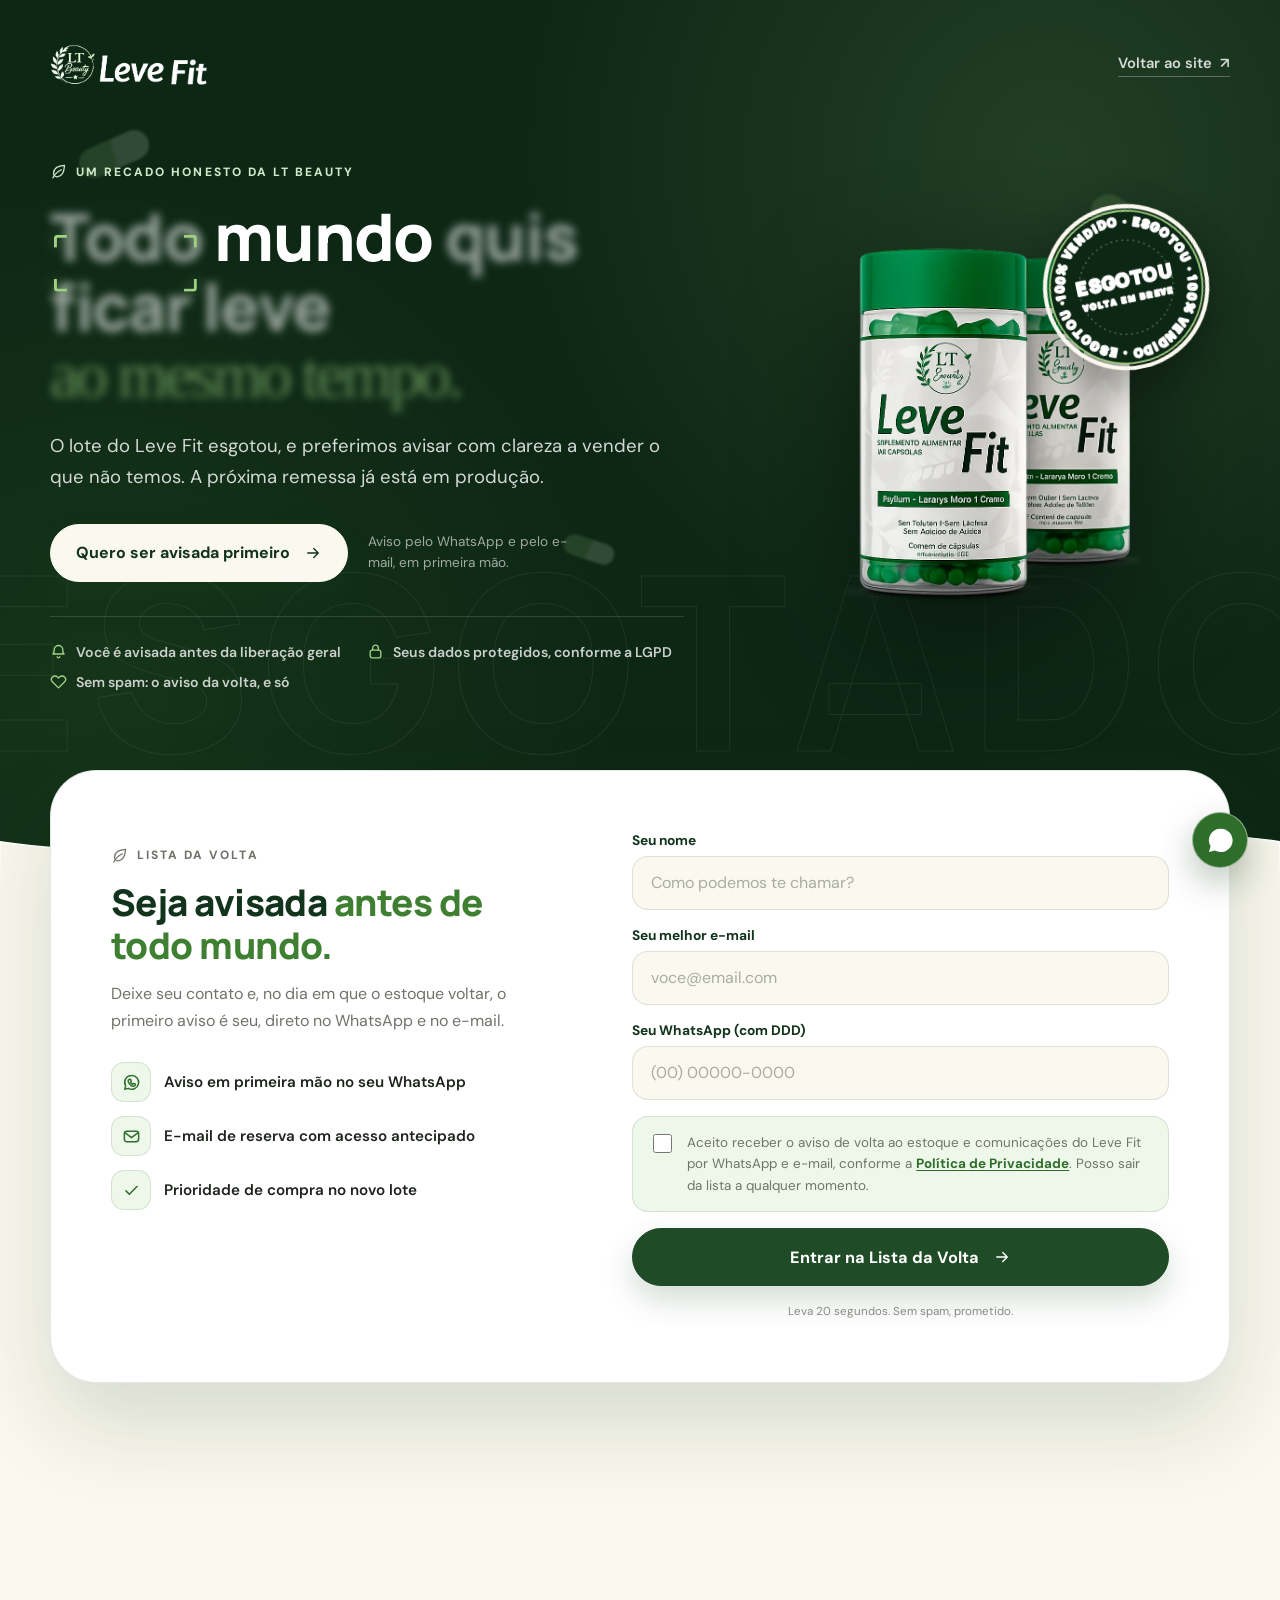
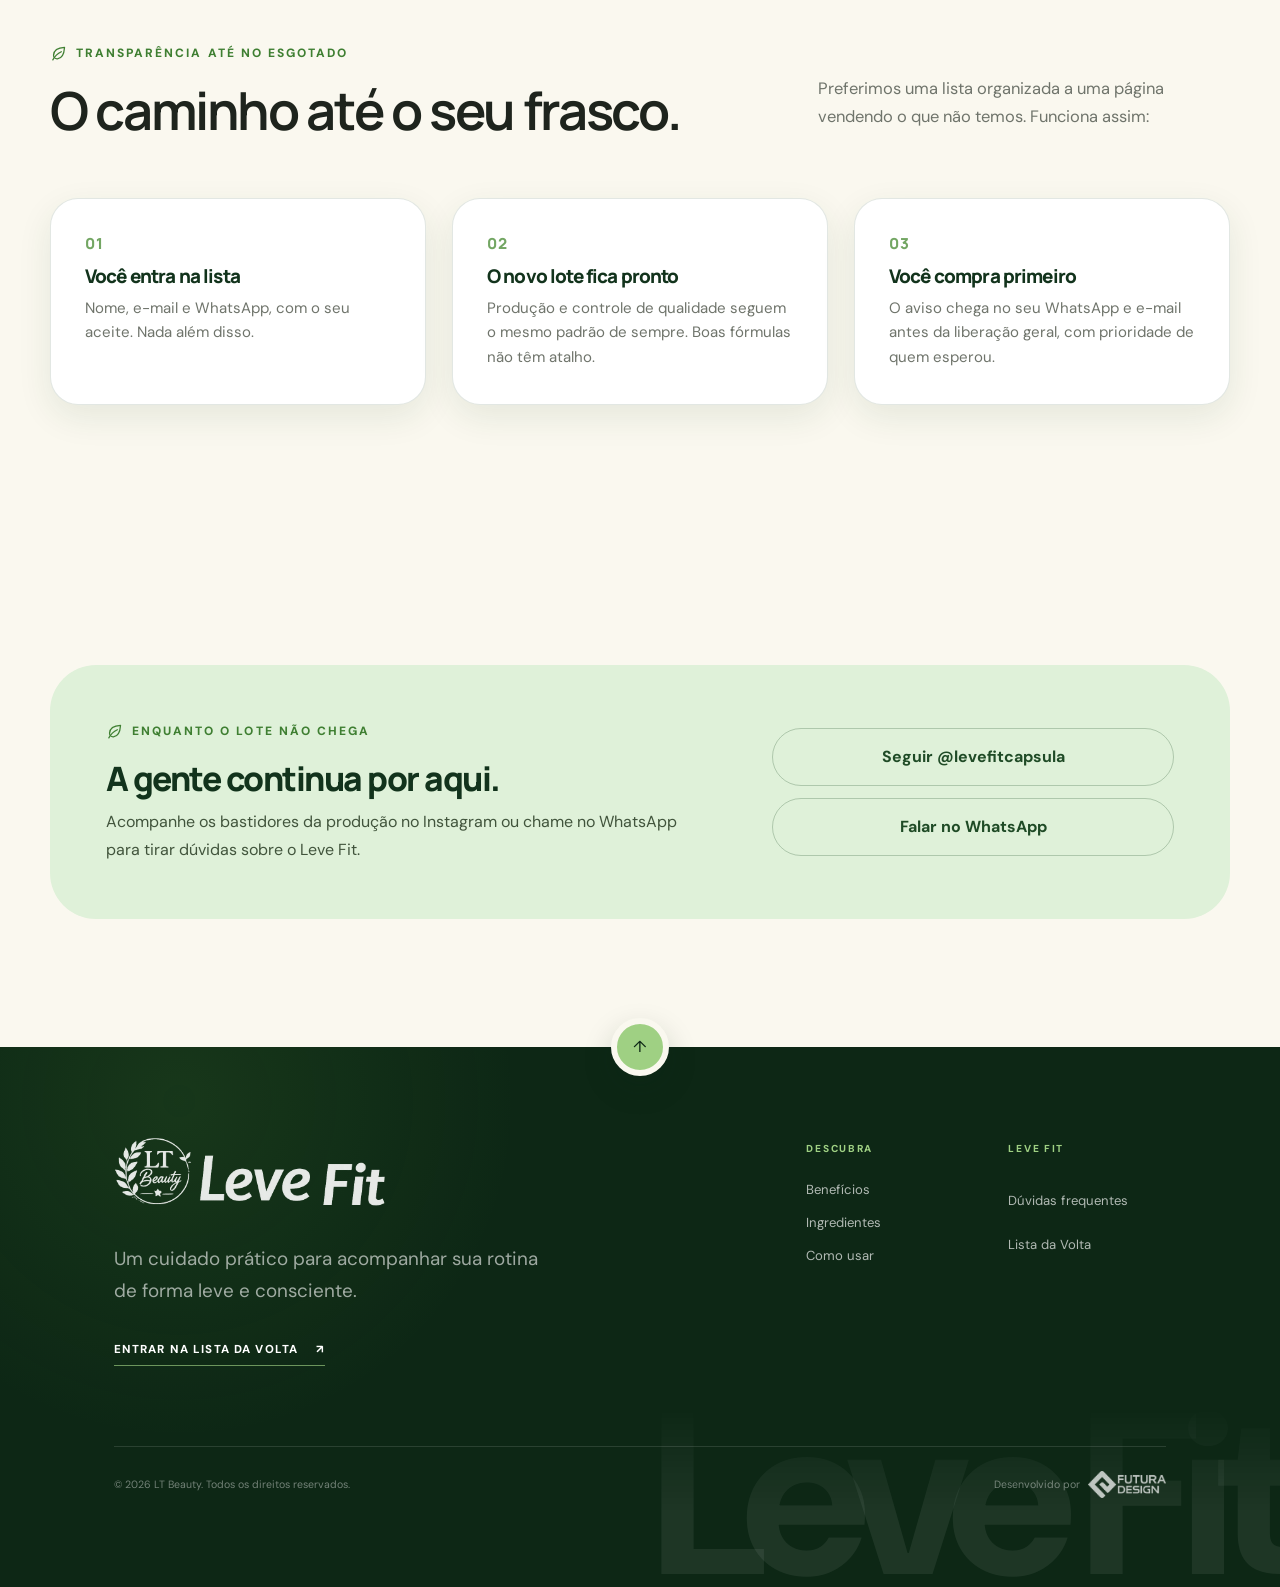
<file: esgotado/index.html>
<!doctype html>
<html lang="pt-BR">
<head>
  <meta charset="utf-8">
  <meta name="viewport" content="width=device-width, initial-scale=1">
  <meta name="theme-color" content="#0d2715">
  <!-- Página temporária de esgotado: fora do índice do Google de propósito. -->
  <meta name="robots" content="noindex, nofollow">
  <meta name="description" content="O Leve Fit esgotou. Entre na Lista da Volta e seja avisada em primeira mão, pelo WhatsApp e pelo e-mail, quando o estoque voltar.">
  <title>Leve Fit esgotou. Entre na Lista da Volta</title>

  <!-- Open Graph / WhatsApp -->
  <meta property="og:type" content="website">
  <meta property="og:site_name" content="Leve Fit">
  <meta property="og:url" content="https://suplementolevefit.com/esgotado/">
  <meta property="og:title" content="O Leve Fit esgotou. Entre na Lista da Volta">
  <meta property="og:description" content="Seja avisada em primeira mão, pelo WhatsApp e pelo e-mail, quando o estoque voltar.">
  <meta property="og:image" content="https://suplementolevefit.com/assets/og-cover.jpg">

  <link rel="preconnect" href="https://fonts.googleapis.com">
  <link rel="preconnect" href="https://fonts.gstatic.com" crossorigin>
  <link href="https://fonts.googleapis.com/css2?family=DM+Sans:wght@400;500;600;700&family=Manrope:wght@400;500;600;700;800&display=swap" rel="stylesheet">
  <link rel="icon" type="image/svg+xml" href="/assets/favicon.svg">
  <!-- styles.css oficial primeiro: tokens, botões e rodapé idênticos ao site. -->
  <link rel="stylesheet" href="/styles.css">
  <link rel="stylesheet" href="esgotado.css">
  <script src="esgotado.js" defer></script>
</head>
<body class="pagina-esgotado" id="topo">
  <a class="skip-link" href="#lista">Pular para a lista de espera</a>

  <svg class="svg-sprite" aria-hidden="true">
    <symbol id="i-check" viewBox="0 0 24 24">
      <path d="m5 12.5 4.2 4.2L19 7"/>
    </symbol>
    <symbol id="i-arrow" viewBox="0 0 24 24">
      <path d="M5 12h14M13 6l6 6-6 6"/>
    </symbol>
    <symbol id="i-bell" viewBox="0 0 24 24">
      <path d="M18 9.5a6 6 0 1 0-12 0c0 5-2 6-2 6h16s-2-1-2-6"/>
      <path d="M10 19.5a2.2 2.2 0 0 0 4 0"/>
    </symbol>
    <symbol id="i-lock" viewBox="0 0 24 24">
      <rect x="4.5" y="10" width="15" height="11" rx="3"/>
      <path d="M8 10V7a4 4 0 0 1 8 0v3"/>
    </symbol>
    <symbol id="i-whats" viewBox="0 0 24 24">
      <path d="M12 3.2a8.6 8.6 0 0 0-7.4 13L3.5 20.5l4.4-1.1A8.7 8.7 0 1 0 12 3.2Z"/>
      <path d="M9 8.4c.2-.5.5-.5.8-.5h.5c.2 0 .4.1.6.4l.7 1.6c.1.3.1.5-.1.7l-.5.7c-.1.2-.2.3-.1.5.5 1 1.3 1.8 2.3 2.3.2.1.4.1.5-.1l.7-.8c.2-.2.4-.2.6-.1l1.6.7c.3.1.4.3.4.5 0 .3-.1 1.3-.9 1.9-.8.5-1.8.6-2.9.2-.7-.2-1.6-.6-2.8-1.6a9.7 9.7 0 0 1-2.2-3.1c-.5-1.2-.5-2.2-.2-2.9.3-.3.6-.4 1-.4Z"/>
    </symbol>
    <symbol id="i-mail" viewBox="0 0 24 24">
      <rect x="3" y="5.5" width="18" height="13" rx="3"/>
      <path d="m4 7.5 8 6 8-6"/>
    </symbol>
    <symbol id="i-heart" viewBox="0 0 24 24">
      <path d="M20.8 5.9c-2-2.2-5.3-2.2-7.3-.2L12 7.2l-1.5-1.5c-2-2-5.3-2-7.3.2-1.8 2-1.5 5 .4 6.9L12 21l8.4-8.2c1.9-1.9 2.2-4.9.4-6.9Z"/>
    </symbol>
  </svg>

  <main id="conteudo">
    <!-- ============ ABERTURA (verde profundo, mesmo tom do rodapé) ============ -->
    <section class="sold-hero" aria-labelledby="titulo-esgotado">
      <span class="sold-watermark" aria-hidden="true">Esgotado</span>
      <div class="sold-capsule sc-a" aria-hidden="true"></div>
      <div class="sold-capsule sc-b" aria-hidden="true"></div>
      <div class="sold-capsule sc-c" aria-hidden="true"></div>

      <header class="sold-topbar container">
        <a class="sold-logo" href="/" aria-label="Leve Fit, voltar ao site">
          <img src="/assets/logofit.webp" alt="Leve Fit">
        </a>
        <a class="sold-back" href="/">Voltar ao site <span aria-hidden="true">↗</span></a>
      </header>

      <div class="container sold-grid">
        <div class="sold-copy">
          <p class="eyebrow eyebrow-light reveal"><span></span> Um recado honesto da LT Beauty</p>
          <!-- Cada palavra em um span: o foco viajante (esgotado.js) precisa medir uma a uma. -->
          <h1 id="titulo-esgotado" class="reveal true-focus" data-true-focus>
            <span class="tf-word">Todo</span>
            <span class="tf-word">mundo</span>
            <span class="tf-word">quis</span>
            <span class="tf-word">ficar</span>
            <span class="tf-word">leve</span>
            <em><span class="tf-word">ao</span> <span class="tf-word">mesmo</span> <span class="tf-word">tempo.</span></em>
            <span class="tf-frame" aria-hidden="true"><i></i><i></i><i></i><i></i></span>
          </h1>
          <p class="sold-lead reveal">O lote do Leve Fit esgotou, e preferimos avisar com clareza a vender o que não temos. A próxima remessa já está em produção.</p>
          <div class="sold-actions reveal">
            <a class="button button-cream magnetic" href="#lista">Quero ser avisada primeiro <svg><use href="#i-arrow"/></svg></a>
            <p class="sold-actions-note">Aviso pelo WhatsApp e pelo e-mail, em primeira mão.</p>
          </div>
          <ul class="sold-proof reveal" aria-label="Como funciona o aviso">
            <li><svg><use href="#i-bell"/></svg> Você é avisada antes da liberação geral</li>
            <li><svg><use href="#i-lock"/></svg> Seus dados protegidos, conforme a LGPD</li>
            <li><svg><use href="#i-heart"/></svg> Sem spam: o aviso da volta, e só</li>
          </ul>
        </div>

        <div class="sold-visual reveal">
          <div class="sold-product">
            <img src="/assets/img.webp" alt="Frasco do suplemento Leve Fit com cápsulas verdes">
            <!-- Selo circular girando: "esgotado" dito com orgulho, não com culpa. -->
            <svg class="sold-stamp" viewBox="0 0 120 120" aria-hidden="true">
              <defs>
                <path id="orbita" d="M60,60 m-45,0 a45,45 0 1,1 90,0 a45,45 0 1,1 -90,0"/>
              </defs>
              <circle cx="60" cy="60" r="58.5" class="stamp-borda"/>
              <circle cx="60" cy="60" r="55" class="stamp-ring"/>
              <circle cx="60" cy="60" r="34" class="stamp-core"/>
              <text class="stamp-text">
                <textPath href="#orbita" textLength="282" lengthAdjust="spacing">100% VENDIDO · ESGOTOU · 100% VENDIDO · ESGOTOU ·</textPath>
              </text>
              <text x="60" y="59" text-anchor="middle" class="stamp-label">ESGOTOU</text>
              <text x="60" y="71" text-anchor="middle" class="stamp-sub">VOLTA EM BREVE</text>
            </svg>
          </div>
        </div>
      </div>

      <svg class="sold-wave" viewBox="0 0 1440 70" preserveAspectRatio="none" aria-hidden="true">
        <path d="M0,38 C240,72 480,4 720,38 C960,72 1200,4 1440,38 L1440,70 L0,70 Z"/>
      </svg>
    </section>

    <!-- ============ LISTA DA VOLTA (formulário) ============ -->
    <section class="section sold-form-section" id="lista" aria-labelledby="titulo-lista">
      <div class="container">
        <div class="sold-card reveal">
          <div class="sold-card-intro">
            <p class="eyebrow"><span></span> Lista da Volta</p>
            <h2 id="titulo-lista">Seja avisada <em>antes de todo mundo.</em></h2>
            <p>Deixe seu contato e, no dia em que o estoque voltar, o primeiro aviso é seu, direto no WhatsApp e no e-mail.</p>
            <ul class="sold-card-perks">
              <li><span><svg><use href="#i-whats"/></svg></span> Aviso em primeira mão no seu WhatsApp</li>
              <li><span><svg><use href="#i-mail"/></svg></span> E-mail de reserva com acesso antecipado</li>
              <li><span><svg><use href="#i-check"/></svg></span> Prioridade de compra no novo lote</li>
            </ul>
          </div>

          <form class="sold-form" id="form-espera" novalidate>
            <div class="campo">
              <label for="nome">Seu nome</label>
              <input id="nome" name="name" type="text" autocomplete="name" placeholder="Como podemos te chamar?" required minlength="2" maxlength="120">
            </div>
            <div class="campo">
              <label for="email">Seu melhor e-mail</label>
              <input id="email" name="email" type="email" autocomplete="email" placeholder="voce@email.com" required maxlength="160">
            </div>
            <div class="campo">
              <label for="whats">Seu WhatsApp (com DDD)</label>
              <input id="whats" name="phone" type="tel" inputmode="numeric" autocomplete="tel-national" placeholder="(00) 00000-0000" required>
            </div>

            <!-- Honeypot: humano não vê nem preenche; robô preenche e é ignorado. -->
            <div class="campo campo-site" aria-hidden="true">
              <label for="site">Deixe este campo vazio</label>
              <input id="site" name="website" type="text" tabindex="-1" autocomplete="off">
            </div>

            <label class="aceite">
              <input id="aceite" type="checkbox" required>
              <span id="texto-aceite">Aceito receber o aviso de volta ao estoque e comunicações do Leve Fit
              por WhatsApp e e-mail, conforme a
              <a href="https://grupoltbeauty.com/privacidade/" target="_blank" rel="noopener noreferrer">Política de Privacidade</a>.
              Posso sair da lista a qualquer momento.</span>
            </label>

            <button class="button sold-submit" type="submit">
              <span class="sold-submit-label">Entrar na Lista da Volta</span>
              <svg><use href="#i-arrow"/></svg>
            </button>
            <p class="sold-form-erro" id="form-erro" role="alert" hidden></p>
            <p class="microcopy">Leva 20 segundos. Sem spam, prometido.</p>
          </form>

          <!-- Estado de sucesso: substitui o formulário após o envio. -->
          <div class="sold-sucesso" id="form-sucesso" hidden>
            <span class="sucesso-selo"><svg><use href="#i-check"/></svg></span>
            <h3>Você está na Lista da Volta!</h3>
            <p>Assim que o Leve Fit voltar, o primeiro aviso é seu: chega no
            WhatsApp e no e-mail que você deixou. Fique de olho. 💚</p>
            <p>Seu lugar já está garantido: não precisa nos chamar no WhatsApp para confirmar. Se tiver alguma dúvida, é só mandar mensagem que a gente responde.</p>
            <p class="sucesso-dica">Dica: salve nosso número quando o aviso chegar. Assim ele nunca cai em “mensagens de desconhecidos”.</p>
          </div>
        </div>
      </div>
    </section>

    <!-- ============ COMO FUNCIONA ============ -->
    <section class="section sold-steps-section" aria-labelledby="titulo-passos">
      <div class="container">
        <div class="section-heading split-heading">
          <div>
            <p class="eyebrow reveal"><span></span> Transparência até no esgotado</p>
            <h2 id="titulo-passos" class="reveal">O caminho até o seu frasco.</h2>
          </div>
          <p class="reveal">Preferimos uma lista organizada a uma página vendendo o que não temos. Funciona assim:</p>
        </div>
        <ol class="sold-steps">
          <li class="sold-step reveal">
            <span>01</span>
            <h3>Você entra na lista</h3>
            <p>Nome, e-mail e WhatsApp, com o seu aceite. Nada além disso.</p>
          </li>
          <li class="sold-step reveal">
            <span>02</span>
            <h3>O novo lote fica pronto</h3>
            <p>Produção e controle de qualidade seguem o mesmo padrão de sempre. Boas fórmulas não têm atalho.</p>
          </li>
          <li class="sold-step reveal">
            <span>03</span>
            <h3>Você compra primeiro</h3>
            <p>O aviso chega no seu WhatsApp e e-mail antes da liberação geral, com prioridade de quem esperou.</p>
          </li>
        </ol>
      </div>
    </section>

    <!-- ============ ENQUANTO ISSO ============ -->
    <section class="section sold-meanwhile">
      <div class="container sold-meanwhile-grid">
        <div class="reveal">
          <p class="eyebrow"><span></span> Enquanto o lote não chega</p>
          <h2>A gente continua por aqui.</h2>
          <p>Acompanhe os bastidores da produção no Instagram ou chame no WhatsApp para tirar dúvidas sobre o Leve Fit.</p>
        </div>
        <div class="sold-meanwhile-actions reveal">
          <a class="button button-outline" href="https://www.instagram.com/levefitcapsula" target="_blank" rel="noopener noreferrer">Seguir @levefitcapsula</a>
          <a class="button button-outline" href="https://wa.me/557581384196?text=Ol%C3%A1%21%20Estou%20na%20Lista%20da%20Volta%20do%20Leve%20Fit%20e%20tenho%20uma%20d%C3%BAvida." target="_blank" rel="noopener noreferrer">Falar no WhatsApp</a>
        </div>
      </div>
    </section>
  </main>

  <a class="footer__back-top" href="#topo" aria-label="Voltar ao topo">
    <span aria-hidden="true">↑</span>
  </a>

  <!-- Rodapé oficial do site Leve Fit (idêntico à página principal). -->
  <footer class="site-footer">
    <div class="footer__main container">
      <div class="footer__brand">
        <a class="footer__logo-link" href="/" aria-label="Leve Fit, voltar ao início">
          <img class="footer__logo-img" src="/assets/logofit.webp" alt="Leve Fit" loading="lazy">
        </a>
        <p>Um cuidado prático para acompanhar sua rotina de forma leve e consciente.</p>
        <a class="footer__cta" href="#lista">Entrar na Lista da Volta <span aria-hidden="true">↗</span></a>
      </div>

      <nav class="footer__nav" aria-label="Navegação do rodapé">
        <div>
          <span>Descubra</span>
          <a href="/#beneficios">Benefícios</a>
          <a href="/#ingredientes">Ingredientes</a>
          <a href="/#como-usar">Como usar</a>
        </div>
        <div>
          <span>Leve Fit</span>
          <a href="/#faq">Dúvidas frequentes</a>
          <a href="#lista">Lista da Volta</a>
        </div>
      </nav>
    </div>

    <div class="footer__bottom container">
      <div class="footer__bottom-bar">
        <p>© 2026 LT Beauty. Todos os direitos reservados.</p>
        <p class="footer__developer">
          Desenvolvido por
          <a class="footer__developer-link" href="https://futurabr.com" target="_blank" rel="noopener noreferrer" aria-label="Visitar o site da Agência Futura Design">
            <img src="/assets/logop.webp" alt="Futura Design" width="768" height="100" loading="lazy" decoding="async" />
          </a>
        </p>
      </div>
    </div>

    <span class="footer__watermark" aria-hidden="true">Leve Fit</span>
  </footer>

  <a
    class="whatsapp-btn"
    href="https://wa.me/557581384196?text=Ol%C3%A1%21%20Gostaria%20de%20saber%20quando%20o%20Leve%20Fit%20volta%20ao%20estoque.%20Pode%20me%20ajudar%3F"
    target="_blank"
    rel="noopener noreferrer"
    aria-label="Abrir WhatsApp"
    title="Fale conosco pelo WhatsApp"
  >
    <svg viewBox="0 0 32 32" aria-hidden="true">
      <path d="M16 3a12.8 12.8 0 0 0-11 19.3L3.3 28.7l6.6-1.7A12.9 12.9 0 1 0 16 3Z" />
      <path d="M11.2 9.7c.3-.7.7-.7 1.1-.7h.8c.3 0 .6.1.8.6l1 2.4c.1.4.1.7-.1 1l-.8 1c-.2.2-.3.5-.1.8.7 1.5 1.9 2.7 3.4 3.4.3.2.6.1.8-.1l1-1.2c.2-.3.5-.3.9-.2l2.4 1.1c.4.2.6.4.6.7 0 .4-.2 2-1.4 2.8-1.1.8-2.6.9-4.3.3-1-.3-2.4-.9-4.1-2.4-1.4-1.3-2.5-2.8-3.3-4.6-.8-1.8-.8-3.3-.3-4.3.4-.4.9-.7 1.6-.6Z" />
    </svg>
  </a>
</body>
</html>
</file>
<file: styles.css>
:root {
  --green-950: #12331c;
  --green-900: #1f4b26;
  --green-800: #2f6d2b;
  --green-700: #3f7f32;
  --green-500: #73a663;
  --green-200: #dff1d9;
  --mint: #eef8ea;
  --cream: #faf8ef;
  --cream-deep: #f1eddf;
  --white: #fff;
  --charcoal: #1e241d;
  --gray: #6f746b;
  --gold: #d6b56d;
  --line: rgba(31, 75, 38, .13);
  --glass: rgba(255, 255, 255, .68);
  --shadow-sm: 0 12px 35px rgba(25, 61, 31, .09);
  --shadow-lg: 0 40px 90px rgba(25, 61, 31, .16);
  --radius-sm: 18px;
  --radius-md: 28px;
  --radius-lg: 46px;
  --container: min(1180px, calc(100% - 48px));
  --ease: cubic-bezier(.22, 1, .36, 1);
}

* {
  box-sizing: border-box;
}

/* Scrollbar */
html {
  scrollbar-width: thin;
  scrollbar-color: var(--green-500) transparent;
}

::-webkit-scrollbar {
  width: 5px;
  height: 5px;
}

::-webkit-scrollbar-track {
  background: transparent;
}

::-webkit-scrollbar-thumb {
  background: var(--green-500);
  border-radius: 99px;
}

::-webkit-scrollbar-thumb:hover {
  background: var(--green-700);
}

html {
  overflow-x: hidden;
  scroll-behavior: smooth;
  scroll-padding-top: 24px;
}

body {
  margin: 0;
  color: var(--charcoal);
  background: var(--cream);
  font-family: "DM Sans", sans-serif;
  -webkit-font-smoothing: antialiased;
  overflow-x: hidden;
}

body::selection {
  color: var(--white);
  background: var(--green-700);
}

img {
  display: block;
  max-width: 100%;
}

a {
  color: inherit;
  text-decoration: none;
}

button,
a {
  -webkit-tap-highlight-color: transparent;
}

button,
input {
  font: inherit;
}

p,
h1,
h2,
h3,
figure,
blockquote {
  margin-top: 0;
}

p {
  line-height: 1.7;
}

h1,
h2,
h3 {
  font-family: "Manrope", sans-serif;
  letter-spacing: -.045em;
  overflow-wrap: break-word;
}

h1 {
  max-width: 760px;
  margin-bottom: 26px;
  font-size: clamp(3.15rem, 5.8vw, 5.9rem);
  line-height: .99;
  font-weight: 700;
}

h1 em {
  display: block;
  color: var(--green-700);
  font-family: Georgia, "Times New Roman", serif;
  font-weight: 400;
  letter-spacing: -.055em;
}

h2 {
  margin-bottom: 20px;
  font-size: clamp(2.45rem, 4.1vw, 4.6rem);
  line-height: 1.04;
  font-weight: 650;
}

h3 {
  margin-bottom: 12px;
  font-size: clamp(1.25rem, 1.8vw, 1.65rem);
  line-height: 1.15;
}

.container {
  width: var(--container);
  margin-inline: auto;
}

.section {
  position: relative;
  padding: 130px 0;
}

.svg-sprite {
  position: absolute;
  width: 0;
  height: 0;
  overflow: hidden;
}

svg {
  width: 1em;
  height: 1em;
  fill: none;
  stroke: currentColor;
  stroke-width: 1.8;
  stroke-linecap: round;
  stroke-linejoin: round;
}

.skip-link {
  position: fixed;
  z-index: 9999;
  top: 12px;
  left: 12px;
  padding: 11px 18px;
  color: var(--white);
  background: var(--green-900);
  border-radius: 999px;
  transform: translateY(-160%);
  transition: transform .2s;
}

.skip-link:focus {
  transform: none;
}

.site-header {
  position: absolute;
  z-index: 100;
  top: 0;
  left: 0;
  width: 100%;
  padding: 24px 0;
}

.site-header.is-scrolled {
  position: fixed;
  padding: 12px 0;
  background: rgba(250, 248, 239, .85);
  border-bottom: 1px solid var(--line);
  box-shadow: 0 8px 30px rgba(25, 61, 31, .06);
  backdrop-filter: blur(18px);
  animation: header-in .45s var(--ease);
}

@keyframes header-in {
  from { transform: translateY(-100%); }
}

.header-inner {
  display: flex;
  align-items: center;
  justify-content: space-between;
  gap: 30px;
}

.brand {
  display: inline-flex;
  align-items: center;
  gap: 11px;
  font-family: "Manrope", sans-serif;
  font-size: 1.08rem;
  letter-spacing: .12em;
  text-transform: uppercase;
}

.brand strong {
  font-weight: 800;
}

.brand-mark {
  display: grid;
  width: 39px;
  height: 39px;
  place-items: center;
  color: var(--white);
  background: var(--green-900);
  border-radius: 50%;
}

.brand-mark svg {
  width: 21px;
  height: 21px;
}

.desktop-nav {
  display: flex;
  align-items: center;
  gap: 34px;
  margin-left: auto;
}

.desktop-nav a {
  position: relative;
  color: #425040;
  font-size: .9rem;
  font-weight: 600;
}

.desktop-nav a::after {
  position: absolute;
  bottom: -7px;
  left: 0;
  width: 100%;
  height: 1px;
  content: "";
  background: var(--green-700);
  transform: scaleX(0);
  transform-origin: right;
  transition: transform .35s var(--ease);
}

.desktop-nav a:hover::after {
  transform: scaleX(1);
  transform-origin: left;
}

.button {
  display: inline-flex;
  min-height: 58px;
  padding: 0 25px;
  align-items: center;
  justify-content: center;
  gap: 14px;
  color: var(--white);
  background: var(--green-900);
  border: 1px solid var(--green-900);
  border-radius: 999px;
  box-shadow: 0 14px 30px rgba(31, 75, 38, .19);
  font-weight: 700;
  transition: box-shadow .35s var(--ease), background .35s, color .35s, border-color .35s, transform .35s var(--ease);
}

.button:hover {
  background: var(--green-700);
  border-color: var(--green-700);
  box-shadow: 0 18px 40px rgba(31, 75, 38, .27);
  transform: translateY(-3px);
}

.button svg {
  width: 18px;
  height: 18px;
  transition: transform .3s var(--ease);
}

.button:hover svg {
  transform: translateX(4px);
}

.button-small {
  min-height: 46px;
  padding: 0 20px;
  font-size: .86rem;
}

.button-cream {
  color: var(--green-950);
  background: var(--cream);
  border-color: var(--cream);
}

.button-cream:hover {
  color: var(--green-950);
  background: var(--white);
  border-color: var(--white);
}

.button-outline {
  color: var(--green-900);
  background: transparent;
  border-color: rgba(31, 75, 38, .25);
  box-shadow: none;
}

.button-outline:hover {
  color: var(--white);
}

.text-link {
  display: inline-flex;
  align-items: center;
  gap: 11px;
  font-weight: 700;
}

.text-link span {
  display: grid;
  width: 34px;
  height: 34px;
  place-items: center;
  border: 1px solid var(--line);
  border-radius: 50%;
  transition: transform .3s var(--ease), background .3s, color .3s;
}

.text-link:hover span {
  color: var(--white);
  background: var(--green-900);
  transform: rotate(-45deg);
}

.eyebrow {
  display: flex;
  margin-bottom: 20px;
  align-items: center;
  color: var(--green-700);
  font-size: .75rem;
  font-weight: 800;
  letter-spacing: .17em;
  text-transform: uppercase;
}

.eyebrow > span {
  display: block;
  width: 17px;
  height: 17px;
  margin-right: 9px;
  flex: 0 0 auto;
  background-color: currentColor;
  -webkit-mask: url("data:image/svg+xml,%3Csvg xmlns='http://www.w3.org/2000/svg' viewBox='0 0 24 24' fill='none' stroke='black' stroke-width='1.8' stroke-linecap='round' stroke-linejoin='round'%3E%3Cpath d='M20.5 3.5C11 4 5.4 8.2 5 14.3c-.2 3.2 2.3 5.5 5.5 5.2 6.2-.5 9.4-7.4 10-16Z'/%3E%3Cpath d='M4 21c2.6-5 6.5-8.9 12-11.5'/%3E%3C/svg%3E") no-repeat center / contain;
  mask: url("data:image/svg+xml,%3Csvg xmlns='http://www.w3.org/2000/svg' viewBox='0 0 24 24' fill='none' stroke='black' stroke-width='1.8' stroke-linecap='round' stroke-linejoin='round'%3E%3Cpath d='M20.5 3.5C11 4 5.4 8.2 5 14.3c-.2 3.2 2.3 5.5 5.5 5.2 6.2-.5 9.4-7.4 10-16Z'/%3E%3Cpath d='M4 21c2.6-5 6.5-8.9 12-11.5'/%3E%3C/svg%3E") no-repeat center / contain;
}

.eyebrow-light {
  color: #cfe8c8;
}

.eyebrow-mini {
  margin-bottom: 8px;
  color: var(--green-700);
  font-size: .72rem;
  font-weight: 800;
  letter-spacing: .13em;
  text-transform: uppercase;
}

.hero {
  position: relative;
  display: flex;
  min-height: 760px;
  padding: 72px 0 90px;
  align-items: center;
  background:
    radial-gradient(circle at 83% 23%, rgba(154, 196, 133, .47), transparent 27%),
    radial-gradient(circle at 12% 68%, rgba(214, 181, 109, .12), transparent 25%),
    linear-gradient(135deg, #fbf9f0 0%, #eef6e8 100%);
  overflow: hidden;
}

/* funde o fundo do hero para creme na base, eliminando a linha de divisão com a faixa */
.hero::after {
  content: "";
  position: absolute;
  z-index: 1;
  right: 0;
  bottom: 0;
  left: 0;
  height: 220px;
  background: linear-gradient(180deg, rgba(250, 248, 239, 0) 0%, var(--cream) 100%);
  pointer-events: none;
}

@keyframes slow-spin {
  to { transform: rotate(360deg); }
}

.hero-glow {
  position: absolute;
  top: 10%;
  right: 14%;
  width: 420px;
  height: 600px;
  background: rgba(125, 176, 102, .26);
  filter: blur(100px);
  border-radius: 50%;
  animation: breathe 6s ease-in-out infinite alternate;
}

@keyframes breathe {
  to { opacity: .55; transform: scale(1.13); }
}

.hero-grid {
  position: relative;
  z-index: 2;
  display: grid;
  grid-template-columns: 1.06fr .94fr;
  align-items: center;
  gap: 30px;
}

.hero-grid > * {
  min-width: 0;
}

.hero-copy {
  position: relative;
  z-index: 4;
}

.hero-text {
  max-width: 640px;
  margin-bottom: 34px;
  color: #556052;
  font-size: 1.08rem;
}

.hero-actions {
  display: flex;
  margin-bottom: 33px;
  align-items: center;
  gap: 25px;
}

.microcopy {
  margin: 13px 0 0;
  color: #858b82;
  font-size: .72rem;
}

.hero-visual {
  position: relative;
  z-index: 2;
}

.hero-image-wrap {
  display: block;
  width: 100%;
}

.hero-image-wrap img {
  display: block;
  width: 100%;
  height: auto;
  object-fit: contain;
}

@keyframes note-float {
  0%, 100% { transform: translateY(0); }
  50% { transform: translateY(-8px); }
}

.capsule,
.final-capsule {
  position: absolute;
  z-index: 5;
  width: 66px;
  height: 26px;
  border-radius: 999px;
  /* cápsula verde-escura sólida e brilhante, idêntica às do produto */
  background:
    /* emenda central onde a tampa encaixa no corpo */
    linear-gradient(90deg,
      transparent 45%,
      rgba(5, 22, 11, .55) 48%,
      rgba(5, 22, 11, .28) 50%,
      rgba(205, 235, 188, .42) 51%,
      transparent 54%),
    /* volume cilíndrico verde (gloss no topo → sombra na base) */
    linear-gradient(180deg,
      #318043 0%,
      #216231 38%,
      #184b25 70%,
      #0e3719 100%);
  box-shadow:
    0 16px 28px rgba(13, 42, 21, .32),
    0 3px 8px rgba(13, 42, 21, .22),
    inset 0 -5px 9px rgba(6, 26, 13, .55),
    inset 0 4px 7px rgba(190, 230, 170, .3),
    inset 0 0 0 1px rgba(8, 32, 16, .4);
}

/* reflexo especular suave ao longo do topo da cápsula */
.capsule::before,
.final-capsule::before {
  content: "";
  position: absolute;
  left: 9%;
  right: 9%;
  top: 15%;
  height: 27%;
  border-radius: 999px;
  background: linear-gradient(180deg, rgba(228, 248, 214, .85), rgba(228, 248, 214, .12) 72%, transparent);
  filter: blur(.5px);
}

/* ponto de luz forte na ponta arredondada */
.capsule::after,
.final-capsule::after {
  content: "";
  position: absolute;
  left: 8%;
  top: 24%;
  width: 14%;
  height: 28%;
  border-radius: 50%;
  background: radial-gradient(closest-side, rgba(255, 255, 255, .95), rgba(255, 255, 255, 0));
}

.capsule-a {
  top: 22%;
  right: 17%;
  transform: rotate(-32deg);
  animation: capsule-drift 8s ease-in-out infinite;
}

.capsule-b {
  right: 42%;
  bottom: 9%;
  width: 54px;
  height: 22px;
  transform: rotate(28deg);
  animation: capsule-drift 7s ease-in-out infinite 1.2s;
}

.capsule-c {
  top: 10%;
  right: 48%;
  width: 44px;
  height: 18px;
  opacity: .9;
  transform: rotate(62deg);
  animation: capsule-drift 9s ease-in-out infinite .5s;
}

@keyframes capsule-drift {
  0%, 100% { translate: 0 0; }
  50% { translate: 9px -25px; rotate: 8deg; }
}

/* faixa única horizontal — clean, fundo claro, contorno e texto verdes */
.trust-strip {
  position: relative;
  z-index: 1;
  overflow: hidden;
  background: var(--cream);
  border-block: 1px solid rgba(63, 127, 50, .4);
}

.trust-track {
  display: flex;
  width: max-content;
  align-items: center;
  padding: 16px 0;
  animation: trust-marquee 40s linear infinite;
}

.trust-group {
  display: flex;
  flex: 0 0 auto;
  align-items: center;
}

@keyframes trust-marquee {
  from { transform: translateX(0); }
  to { transform: translateX(-50%); }
}

.trust-card {
  display: flex;
  flex: 0 0 auto;
  margin-right: 44px;
  align-items: center;
  gap: 10px;
  color: var(--green-800);
  font-size: .85rem;
  font-weight: 600;
  letter-spacing: .01em;
  white-space: nowrap;
}

.trust-card > span {
  display: grid;
  width: 34px;
  height: 34px;
  flex: 0 0 auto;
  place-items: center;
  color: var(--green-700);
  background: transparent;
  border: 1.5px solid rgba(63, 127, 50, .45);
  border-radius: 50%;
}

.trust-card > span svg {
  width: 16px;
  height: 16px;
}

.section-heading {
  max-width: 700px;
}

.section-heading > p:not(.eyebrow),
.compare-copy > p:not(.eyebrow),
.faq-aside > p:not(.eyebrow) {
  color: var(--gray);
  font-size: 1.03rem;
}

.split-heading {
  display: grid;
  max-width: none;
  margin-bottom: 60px;
  grid-template-columns: 1.25fr .75fr;
  align-items: end;
  gap: 80px;
}

.split-heading h2 {
  max-width: 760px;
  margin-bottom: 0;
}

.split-heading > p {
  margin-bottom: 7px;
}

.centered-heading {
  margin: 0 auto 58px;
  text-align: center;
}

.centered-heading .eyebrow {
  justify-content: center;
}

.routine-section {
  padding-top: 145px;
  background:
    radial-gradient(circle at 7% 60%, rgba(223, 241, 217, .76), transparent 23%),
    var(--cream);
}

/* ===== Seção rotina: jornada editorial (foto + trilha de 3 passos) ===== */
.routine-layout {
  display: grid;
  grid-template-columns: 1fr 1.04fr;
  gap: 38px;
  align-items: stretch;
}

/* foto editorial */
.routine-feature {
  position: relative;
  margin: 0;
  min-height: 540px;
  border-radius: var(--radius-lg);
  box-shadow: var(--shadow-lg);
  overflow: hidden;
}

.routine-feature img {
  position: absolute;
  inset: 0;
  width: 100%;
  height: 100%;
  object-fit: cover;
  transition: transform 1.1s var(--ease);
}

.routine-feature:hover img {
  transform: scale(1.05);
}

.routine-feature::after {
  position: absolute;
  inset: 0;
  content: "";
  background:
    linear-gradient(100deg, rgba(15, 42, 22, .78) 0%, rgba(15, 42, 22, .34) 40%, transparent 64%),
    linear-gradient(transparent 60%, rgba(15, 42, 22, .45));
}

.routine-feature figcaption {
  position: absolute;
  z-index: 2;
  top: 50%;
  left: 32px;
  max-width: 47%;
  transform: translateY(-50%);
  color: var(--white);
  font-family: "Manrope", sans-serif;
  font-weight: 700;
  font-size: clamp(1.7rem, 2.4vw, 2.4rem);
  line-height: 1.12;
  letter-spacing: -.02em;
}

/* trilha / jornada */
.routine-journey {
  display: flex;
  flex-direction: column;
  gap: 16px;
  margin: 0;
  padding: 0;
  list-style: none;
}

.journey-step {
  position: relative;
  display: grid;
  grid-template-columns: 58px 1fr;
  gap: 20px;
  flex: 1;
  align-content: center;
  padding: 24px 28px;
  background: var(--white);
  border: 1px solid rgba(31, 75, 38, .1);
  border-radius: var(--radius-md);
  box-shadow: var(--shadow-sm);
  transition: transform .35s var(--ease), box-shadow .35s;
}

.journey-step:hover {
  transform: translateY(-3px);
  box-shadow: var(--shadow-lg);
}

.journey-icon {
  display: grid;
  width: 58px;
  height: 58px;
  place-items: center;
  color: var(--green-700);
  background: var(--mint);
  border-radius: 16px;
}

.journey-icon svg {
  width: 26px;
  height: 26px;
}

.journey-body {
  position: relative;
  min-width: 0;
}

.journey-body h3 {
  margin: 0 0 7px;
  font-size: 1.4rem;
}

.journey-body p {
  margin: 0;
  color: var(--gray);
  font-size: .92rem;
}

/* passo final em destaque */
.journey-step-final {
  color: var(--white);
  background:
    radial-gradient(120% 140% at 0% 0%, rgba(115, 166, 99, .35), transparent 55%),
    linear-gradient(140deg, #2f6d2b 0%, #1f4b26 48%, #12331c 100%);
  border-color: transparent;
}

.journey-step-final .journey-icon {
  color: var(--green-900);
  background: #d9efcc;
}

.journey-step-final .journey-body p {
  color: rgba(255, 255, 255, .72);
}

.journey-manifesto {
  display: flex;
  flex-direction: column;
  gap: 4px;
  margin-top: 16px;
  padding-top: 16px;
  border-top: 1px solid rgba(255, 255, 255, .18);
}

.journey-manifesto span {
  color: #c7e0bd;
  font-size: .78rem;
}

.journey-manifesto strong {
  font-family: Georgia, serif;
  font-size: 1.5rem;
  font-style: italic;
  font-weight: 400;
}

.product-story {
  position: relative;
  padding: 0;
  color: var(--white);
  background: var(--green-950);
  overflow: clip;
}

/* divisórias onduladas (S deitado) no topo e na base da seção */
.story-wave {
  position: absolute;
  left: 0;
  z-index: 1;
  display: block;
  width: 100%;
  height: 58px;
  fill: var(--cream);
  stroke: none;
  pointer-events: none;
}

.story-wave-top {
  top: -1px;
}

.story-wave-bottom {
  bottom: -1px;
}

.product-story-bg {
  position: absolute;
  inset: 0;
  background:
    radial-gradient(circle at 20% 45%, rgba(126, 178, 103, .27), transparent 24%),
    linear-gradient(110deg, transparent 0 55%, rgba(255, 255, 255, .035) 55%);
}

.product-story::after {
  position: absolute;
  top: -10%;
  left: 26%;
  width: 600px;
  height: 600px;
  content: "";
  border: 1px solid rgba(255, 255, 255, .07);
  border-radius: 50%;
}

.story-grid {
  position: relative;
  z-index: 2;
  display: grid;
  grid-template-columns: .95fr 1.05fr;
  gap: 100px;
}

.story-sticky {
  position: sticky;
  top: 80px;
  display: flex;
  min-height: 100vh;
  padding: 110px 0 70px;
  flex-direction: column;
  justify-content: center;
}

.story-sticky h2 {
  max-width: 640px;
  font-size: clamp(2.2rem, 3.3vw, 3.6rem);
}

.story-brand {
  color: #9fd083;
}

.story-product {
  position: relative;
  width: 100%;
  max-width: 460px;
  max-height: 640px;
  overflow: hidden;
  border-radius: 28px;
  margin: 32px 0 -10px;
}

.story-product img,
.story-product video {
  position: relative;
  z-index: 2;
  display: block;
  width: 100%;
  height: auto;
  object-fit: cover;
  object-position: top center;
  border-radius: 28px;
  box-shadow: 0 30px 70px rgba(0, 0, 0, .32);
  object-fit: cover;
}

/* balões "glass" sobre a imagem */
.story-badge {
  position: absolute;
  z-index: 3;
  display: inline-flex;
  align-items: center;
  gap: 8px;
  padding: 10px 16px;
  color: var(--green-900);
  font-weight: 700;
  font-size: .9rem;
  background: rgba(255, 255, 255, .58);
  border: 1px solid rgba(255, 255, 255, .65);
  border-radius: 999px;
  box-shadow: 0 16px 34px rgba(0, 0, 0, .22);
  backdrop-filter: blur(12px);
  -webkit-backdrop-filter: blur(12px);
}

.story-badge svg {
  width: 17px;
  height: 17px;
  color: var(--green-700);
}

.story-badge-a {
  top: 20px;
  left: 16px;
  animation: note-float 5s ease-in-out infinite;
}

.story-badge-b {
  right: 16px;
  bottom: 30px;
  animation: note-float 5.6s ease-in-out infinite .6s;
}

.story-steps {
  padding: 200px 0 140px;
}

.story-intro {
  max-width: 570px;
  margin-bottom: 56px;
  color: rgba(255, 255, 255, .67);
  font-size: 1.12rem;
}

.story-card {
  display: grid;
  min-height: 110px;
  padding: 28px 0;
  grid-template-columns: 70px 1fr;
  align-items: start;
  gap: 25px;
  border-top: 1px solid rgba(255, 255, 255, .13);
}

.story-card > span {
  display: grid;
  width: 48px;
  height: 48px;
  place-items: center;
  color: #d9edcf;
  border: 1px solid rgba(217, 237, 207, .35);
  border-radius: 50%;
  font-size: .75rem;
}

.story-card h3 {
  max-width: 460px;
  margin-bottom: 16px;
  font-size: 1.3rem;
}

.story-card p {
  max-width: 500px;
  color: rgba(255, 255, 255, .62);
}

.benefits-section {
  padding: 90px 0;
  background:
    radial-gradient(circle at 95% 10%, rgba(223, 241, 217, .85), transparent 22%),
    var(--cream);
}

/* 4-column editorial pillar strip */
.pillars-grid {
  display: grid;
  grid-template-columns: repeat(4, 1fr);
  border: 1px solid rgba(63, 127, 50, .13);
  border-radius: var(--radius-md);
  overflow: hidden;
}

.pillar-card {
  display: flex;
  flex-direction: column;
  gap: 18px;
  padding: 34px 28px;
  background: var(--white);
  border-right: 1px solid rgba(63, 127, 50, .1);
  transition: background .3s var(--ease);
}

.pillar-card:last-child {
  border-right: none;
}

.pillar-card:hover {
  background: rgba(250, 248, 239, .85);
}

.pillar-icon {
  display: grid;
  width: 48px;
  height: 48px;
  flex-shrink: 0;
  place-items: center;
  color: var(--green-700);
  background: rgba(63, 127, 50, .09);
  border-radius: 14px;
}

.pillar-icon svg {
  width: 22px;
  height: 22px;
}

.pillar-card .eyebrow-mini {
  margin-bottom: 2px;
}

.pillar-card h3 {
  margin: 4px 0 8px;
  font-size: 1.15rem;
  line-height: 1.25;
}

.pillar-card div > p:last-child {
  margin: 0;
  color: var(--gray);
  font-size: .86rem;
  line-height: 1.55;
}

/* info bar: ingredients + clean tags */
.benefits-bar {
  display: flex;
  align-items: center;
  justify-content: space-between;
  gap: 20px;
  margin-top: 14px;
  padding: 14px 22px;
  background: rgba(63, 127, 50, .055);
  border: 1px solid rgba(63, 127, 50, .11);
  border-radius: var(--radius-sm);
}

.benefits-bar-left {
  display: flex;
  gap: 8px;
  flex-wrap: wrap;
}

.benefits-bar-left span {
  display: inline-flex;
  align-items: center;
  gap: 7px;
  padding: 7px 14px;
  background: var(--green-900);
  color: var(--white);
  border-radius: 999px;
  font-size: .78rem;
  font-weight: 600;
}

.benefits-bar-left svg {
  width: 14px;
  height: 14px;
}

.benefits-bar-right {
  display: flex;
  gap: 7px;
  flex-wrap: wrap;
}

.benefits-bar-right span {
  padding: 6px 13px;
  border: 1px solid rgba(63, 127, 50, .28);
  border-radius: 999px;
  color: var(--green-800);
  font-size: .75rem;
  font-weight: 600;
}

.ingredients-section {
  background: #edf4e9;
}

/* ===== Ingredientes: layout editorial em strips ===== */
.ing-list {
  margin-top: 8px;
  border-top: 1px solid rgba(31, 75, 38, .16);
}

.ing-row {
  display: grid;
  grid-template-columns: 56px 1fr 1fr 190px;
  align-items: center;
  gap: 48px;
  padding: 30px 16px;
  margin-inline: -16px;
  border-bottom: 1px solid rgba(31, 75, 38, .16);
  border-radius: 14px;
  transition: background .3s var(--ease);
}

.ing-row:hover {
  background: rgba(255, 255, 255, .72);
}

.ing-num {
  font-family: "Manrope", sans-serif;
  font-size: .72rem;
  font-weight: 800;
  color: var(--green-700);
  letter-spacing: .15em;
  align-self: start;
  padding-top: 10px;
}

.ing-name small {
  display: block;
  margin-bottom: 7px;
  color: var(--green-700);
  font-size: .68rem;
  font-weight: 800;
  letter-spacing: .15em;
  text-transform: uppercase;
}

.ing-name h3 {
  margin: 0;
  font-size: clamp(2rem, 3.2vw, 3.4rem);
  line-height: 1;
  letter-spacing: -.05em;
}

.ing-desc {
  margin: 0;
  color: var(--gray);
  font-size: .92rem;
  line-height: 1.68;
}

.ing-img {
  width: 190px;
  height: 130px;
  border-radius: 18px;
  overflow: hidden;
  flex-shrink: 0;
}

.ing-img img {
  width: 100%;
  height: 100%;
  object-fit: cover;
}

.carousel-controls {
  display: flex;
  gap: 9px;
}

.round-button {
  display: grid;
  width: 51px;
  height: 51px;
  padding: 0;
  place-items: center;
  color: var(--green-900);
  background: rgba(255, 255, 255, .65);
  border: 1px solid rgba(31, 75, 38, .15);
  border-radius: 50%;
  cursor: pointer;
  transition: color .3s, background .3s, transform .3s var(--ease);
}

.round-button:hover {
  color: var(--white);
  background: var(--green-900);
  transform: translateY(-2px);
}

.carousel {
  scrollbar-width: none;
}

.carousel::-webkit-scrollbar {
  display: none;
}


.crop-left img { object-position: 0 center; transform: translateX(0); }
.crop-center img { object-position: center; transform: translateX(-19%); }
.crop-right img { object-position: right; transform: translateX(-37%); }


.carousel-progress {
  width: 100%;
  height: 2px;
  margin-top: 30px;
  background: rgba(31, 75, 38, .12);
}

.carousel-progress span {
  display: block;
  width: 33.333%;
  height: 100%;
  background: var(--green-700);
  transition: transform .4s var(--ease);
  transform-origin: left;
}

.section-disclaimer {
  margin: 18px 0 0;
  color: var(--gray);
  font-size: .74rem;
}

.how-section {
  background: var(--cream);
}

.how-header {
  margin-bottom: 52px;
  text-align: center;
}

.how-header .eyebrow {
  justify-content: center;
}

.how-header > p:not(.eyebrow) {
  max-width: 440px;
  margin-inline: auto;
  color: var(--gray);
}

.how-body {
  display: grid;
  grid-template-columns: 1fr 1.35fr;
  align-items: start;
  gap: 56px;
}

.how-video {
  position: relative;
  aspect-ratio: 4/5;
  border-radius: 24px;
  overflow: hidden;
  background: var(--green-200);
  box-shadow: var(--shadow-lg);
}

.how-video video,
.how-video img {
  width: 100%;
  height: 100%;
  object-fit: cover;
  display: block;
}

.timeline {
  position: relative;
  margin: 10px 0 0;
  padding: 0;
  list-style: none;
}

.timeline::before {
  position: absolute;
  top: 40px;
  bottom: 100px;
  left: 35px;
  width: 1px;
  content: "";
  background: linear-gradient(var(--green-700), rgba(63, 127, 50, .12));
}

.timeline-item {
  position: relative;
  display: grid;
  grid-template-columns: 72px 1fr;
  gap: 30px;
  margin-bottom: 16px;
}

.timeline-number {
  position: relative;
  z-index: 2;
  display: grid;
  width: 70px;
  height: 34px;
  margin-top: 10px;
  place-items: center;
  color: var(--white);
  background: linear-gradient(90deg, var(--green-900) 0 49%, var(--green-500) 51%);
  border: 4px solid var(--cream);
  border-radius: 999px;
  box-shadow: 0 7px 20px rgba(31, 75, 38, .17);
  font-size: .69rem;
}

.timeline-item > div {
  padding: 24px 26px;
  background: var(--white);
  border: 1px solid rgba(31, 75, 38, .08);
  border-radius: 18px;
  box-shadow: 0 3px 18px rgba(31, 75, 38, .06);
  transition: box-shadow .3s var(--ease), border-color .3s var(--ease);
}

.timeline-item > div:hover {
  box-shadow: 0 8px 30px rgba(31, 75, 38, .11);
  border-color: rgba(31, 75, 38, .18);
}

.timeline-item h3 {
  margin: 0 0 8px;
  font-size: 1.1rem;
}

.timeline-item p {
  margin-bottom: 0;
  color: var(--gray);
  font-size: .88rem;
}

.timeline-note {
  display: flex;
  margin-left: 102px;
  padding: 16px 20px;
  align-items: center;
  gap: 12px;
  color: var(--green-900);
  background: var(--green-200);
  border-radius: 16px;
  font-size: .79rem;
  font-weight: 650;
}

.timeline-note svg {
  width: 19px;
  height: 19px;
  flex: 0 0 auto;
}


.testimonials-section {
  color: var(--white);
  background:
    radial-gradient(circle at 50% 10%, rgba(121, 170, 99, .2), transparent 24%),
    var(--green-950);
  overflow: hidden;
}

.testimonials-section::before,
.testimonials-section::after {
  position: absolute;
  width: 430px;
  height: 430px;
  content: "";
  border: 1px solid rgba(255, 255, 255, .06);
  border-radius: 50%;
}

.testimonials-section::before { top: -200px; left: -100px; }
.testimonials-section::after { right: -160px; bottom: -230px; }

.light-heading > p:not(.eyebrow) {
  color: rgba(255, 255, 255, .6);
}

/* Reviews marquee */
.reviews-wrap {
  position: relative;
  margin: 40px 0 0;
  display: flex;
  flex-direction: column;
  gap: 14px;
  overflow: hidden;
}

.reviews-wrap::before,
.reviews-wrap::after {
  position: absolute;
  top: 0; bottom: 0;
  width: 120px;
  content: "";
  z-index: 2;
  pointer-events: none;
}

.reviews-wrap::before {
  left: 0;
  background: linear-gradient(90deg, var(--green-950), transparent);
}

.reviews-wrap::after {
  right: 0;
  background: linear-gradient(-90deg, var(--green-950), transparent);
}

.reviews-track {
  display: flex;
  width: max-content;
  gap: 14px;
}

.reviews-track-a { animation: reviews-left 55s linear infinite; }
.reviews-track-b { animation: reviews-right 55s linear infinite; }

.reviews-track:hover { animation-play-state: paused; }

@keyframes reviews-left {
  from { transform: translateX(0); }
  to   { transform: translateX(-50%); }
}

@keyframes reviews-right {
  from { transform: translateX(-50%); }
  to   { transform: translateX(0); }
}

.reviews-group {
  display: flex;
  gap: 14px;
}

.rv-card {
  flex-shrink: 0;
  width: 290px;
  padding: 18px 20px;
  background: rgba(255, 255, 255, .07);
  border: 1px solid rgba(255, 255, 255, .1);
  border-radius: 16px;
  transition: background .3s var(--ease);
}

.rv-card:hover { background: rgba(255, 255, 255, .12); }

.rv-head {
  display: flex;
  align-items: center;
  gap: 10px;
  margin-bottom: 12px;
}

.rv-avatar {
  display: grid;
  width: 40px; height: 40px;
  flex-shrink: 0;
  place-items: center;
  background: var(--av, var(--green-700));
  color: var(--white);
  border-radius: 50%;
  font-size: .68rem;
  font-weight: 800;
  letter-spacing: .04em;
}

.rv-meta { flex: 1; min-width: 0; }

.rv-meta strong {
  display: block;
  font-size: .84rem;
  color: var(--white);
  white-space: nowrap;
  overflow: hidden;
  text-overflow: ellipsis;
}

.rv-meta time {
  font-size: .7rem;
  color: rgba(255, 255, 255, .42);
}

.rv-google { width: 20px; height: 20px; flex-shrink: 0; stroke: none; }

.rv-stars {
  color: #f4b400;
  font-size: .8rem;
  letter-spacing: 2px;
  margin-bottom: 10px;
}

.rv-text {
  margin: 0;
  font-size: .83rem;
  line-height: 1.62;
  color: rgba(255, 255, 255, .68);
}

@media (prefers-reduced-motion: reduce) {
  .reviews-track { animation: none; }
}

.testimonial-disclaimer {
  display: flex;
  margin: 10px auto 0;
  align-items: center;
  justify-content: center;
  gap: 9px;
  color: rgba(255, 255, 255, .52);
  font-size: .7rem;
}

.testimonial-disclaimer svg {
  width: 17px;
  height: 17px;
}

.offer-section {
  background:
    radial-gradient(circle at 50% 60%, rgba(223, 241, 217, .82), transparent 34%),
    var(--cream);
}

.offer-heading {
  max-width: 560px;
  margin: 0 auto 52px;
  text-align: center;
}

.offer-heading .eyebrow { justify-content: center; }
.offer-heading > p:not(.eyebrow) { color: var(--gray); }

/* ── 3-column grid: 1 pote | 3 potes (destaque central) | 2 potes ── */
.offer-grid {
  display: grid;
  grid-template-columns: 1fr 1.08fr 1fr;
  gap: 16px;
  align-items: center;
}

.offer-card {
  display: flex;
  flex-direction: column;
  align-items: center;
  text-align: center;
  padding: 26px 24px;
  background: rgba(255, 255, 255, .9);
  border: 1px solid rgba(31, 75, 38, .1);
  border-radius: 22px;
  box-shadow: var(--shadow-sm);
  transition: box-shadow .2s, transform .2s;
}

.offer-card:not(.offer-card--featured):hover {
  box-shadow: var(--shadow-md);
  transform: translateY(-2px);
}

.offer-tag {
  width: 100%;
  padding: 9px 14px;
  text-align: center;
  color: var(--green-700);
  background: linear-gradient(135deg, rgba(223, 241, 217, .95) 0%, rgba(195, 228, 185, .75) 100%);
  border: 1px solid rgba(31, 75, 38, .16);
  border-radius: 14px;
  font-size: .65rem;
  font-weight: 800;
  letter-spacing: .08em;
  text-transform: uppercase;
  margin-bottom: 14px;
}

.offer-tag::before {
  content: "✦  ";
  font-size: .55rem;
  opacity: .75;
}

.popular-label {
  width: 100%;
  padding: 10px 14px;
  text-align: center;
  color: #4a2e00;
  background: linear-gradient(135deg, #f0d040 0%, #d4a820 45%, #e8c030 100%);
  border-radius: 14px;
  font-size: .65rem;
  font-weight: 800;
  letter-spacing: .08em;
  text-transform: uppercase;
  margin-bottom: 14px;
  box-shadow: 0 4px 16px rgba(180, 140, 5, .32), inset 0 1px 0 rgba(255, 255, 255, .45);
}

.popular-label::before {
  content: "★  ";
  font-size: .7rem;
}

.offer-img {
  display: flex;
  justify-content: center;
  align-items: flex-end;
  margin: 12px 0 16px;
}

.offer-img img {
  width: 150px;
  height: auto;
  object-fit: contain;
}

.offer-card h3 {
  font-size: 1.25rem;
  color: var(--green-900);
  margin: 0 0 4px;
}

.offer-card > p {
  color: var(--gray);
  font-size: .85rem;
  margin: 0 0 4px;
  flex: 1;
}

.offer-card .button { width: 100%; margin-top: auto; }

/* ── featured center card ── */
.offer-card--featured {
  position: relative;
  top: -14px;
  padding: 30px 26px;
  border: 1px solid rgba(255, 255, 255, .1);
  border-radius: 26px;
  color: var(--white);
  background:
    radial-gradient(ellipse at 20% 90%, rgba(212, 175, 55, .22), transparent 46%),
    radial-gradient(ellipse at 80% 5%,  rgba(118, 210, 96, .3),  transparent 48%),
    radial-gradient(ellipse at 50% 50%, rgba(40, 100, 60, .4),   transparent 70%),
    linear-gradient(155deg, #1e5e30 0%, #122f1e 55%, #0b2818 100%);
  box-shadow:
    0 50px 90px rgba(8, 36, 18, .45),
    0 0 0 1px rgba(255, 255, 255, .07);
}

.offer-card--featured h3 {
  color: var(--white);
  font-size: 1.45rem;
}

.offer-card--featured > p { color: rgba(255, 255, 255, .6); }

.offer-card--featured .offer-img img { width: 180px; }

/* price */
.price {
  margin: 14px 0 20px;
}

.price strong,
.price span {
  display: block;
}

.price strong {
  color: var(--green-900);
  font-family: "Manrope", sans-serif;
  font-size: 1.75rem;
  margin-bottom: 2px;
}

.price span {
  color: var(--gray);
  font-size: .68rem;
}

.offer-card--featured .price strong { color: var(--white); font-size: 2rem; }
.offer-card--featured .price span   { color: rgba(255, 255, 255, .5); }

.offer-saving {
  display: inline-block;
  margin-top: 8px;
  padding: 4px 10px;
  background: rgba(31, 120, 60, .1);
  border: 1px solid rgba(31, 120, 60, .2);
  border-radius: 20px;
  color: var(--green-700);
  font-size: .63rem;
  font-weight: 700;
  letter-spacing: .03em;
}

.offer-card--featured .price .offer-saving {
  background: rgba(212, 175, 55, .18);
  border-color: rgba(212, 175, 55, .45);
  color: #f0d060;
}


/* perks list (only on featured card) */
.offer-perks {
  list-style: none;
  padding: 0;
  margin: 14px 0 0;
  display: flex;
  flex-direction: column;
  gap: 8px;
}

.offer-perks li {
  display: flex;
  align-items: center;
  gap: 8px;
  font-size: .8rem;
  color: rgba(255, 255, 255, .7);
}

.offer-perks li svg {
  width: 14px;
  height: 14px;
  flex-shrink: 0;
  stroke: var(--gold);
}

.checkout-trust {
  display: flex;
  margin-top: 42px;
  padding: 20px 25px;
  align-items: center;
  justify-content: center;
  gap: 35px;
  background: rgba(255, 255, 255, .66);
  border: 1px solid rgba(31, 75, 38, .08);
  border-radius: 20px;
}

.checkout-trust span {
  display: flex;
  align-items: center;
  gap: 8px;
  color: #526050;
  font-size: .75rem;
  font-weight: 650;
}

.checkout-trust svg {
  width: 18px;
  height: 18px;
  color: var(--green-700);
}

.guarantee-note {
  margin: 15px 0 0;
  color: var(--gray);
  text-align: center;
  font-size: .68rem;
}

.compare-section {
  background: #eaf2e6;
}

.compare-grid {
  display: grid;
  grid-template-columns: .7fr 1.3fr;
  align-items: center;
  gap: 85px;
}

.compare-copy .text-link {
  margin-top: 20px;
}

.comparison-card {
  padding: 12px;
  background: rgba(255, 255, 255, .71);
  border: 1px solid rgba(255, 255, 255, .8);
  border-radius: 26px;
  box-shadow: var(--shadow-sm);
}

.comparison-head,
.comparison-row {
  display: grid;
  grid-template-columns: 1.35fr .7fr .7fr;
  align-items: center;
  gap: 12px;
}

.comparison-head {
  padding: 12px 18px 18px;
  color: var(--gray);
  font-size: .67rem;
  font-weight: 800;
  letter-spacing: .08em;
  text-transform: uppercase;
}

.comparison-head strong {
  padding: 10px;
  color: var(--white);
  background: var(--green-900);
  border-radius: 12px;
  text-align: center;
}

.comparison-row {
  min-height: 70px;
  padding: 10px 18px;
  border-top: 1px solid rgba(31, 75, 38, .08);
  font-size: .8rem;
}

.comparison-row > span:last-child {
  color: #8b9088;
  text-align: center;
}

.comparison-row strong {
  display: flex;
  height: 50px;
  align-items: center;
  justify-content: center;
  gap: 6px;
  color: var(--green-900);
  background: rgba(223, 241, 217, .66);
  border-radius: 12px;
}

.comparison-row i {
  display: grid;
  width: 20px;
  height: 20px;
  place-items: center;
  color: var(--white);
  background: var(--green-700);
  border-radius: 50%;
  font-size: .64rem;
  font-style: normal;
}

.faq-section {
  background: var(--cream);
}

.faq-grid {
  display: grid;
  grid-template-columns: .72fr 1.28fr;
  align-items: start;
  gap: 90px;
}

.faq-aside {
  position: sticky;
  top: 120px;
}

.faq-product {
  position: relative;
  width: 220px;
  height: 270px;
  margin: 48px auto 0;
}

.faq-product::after {
  position: absolute;
  z-index: -1;
  top: 20px;
  left: -30px;
  width: 280px;
  height: 280px;
  content: "";
  background: var(--green-200);
  border-radius: 50%;
}

.faq-product img {
  width: 100%;
  height: 100%;
  border-radius: 110px 110px 20px 20px;
  box-shadow: var(--shadow-lg);
  object-fit: cover;
  animation: note-float 5.5s ease-in-out infinite;
}

.faq-list details {
  border-bottom: 1px solid rgba(31, 75, 38, .13);
}

.faq-list summary {
  position: relative;
  padding: 27px 55px 27px 0;
  cursor: pointer;
  font-family: "Manrope", sans-serif;
  font-size: 1.05rem;
  font-weight: 700;
  list-style: none;
}

.faq-list summary::-webkit-details-marker {
  display: none;
}

.faq-list summary span {
  position: absolute;
  top: 50%;
  right: 0;
  width: 32px;
  height: 32px;
  border: 1px solid rgba(31, 75, 38, .17);
  border-radius: 50%;
  transform: translateY(-50%);
  transition: background .3s, transform .35s var(--ease);
}

.faq-list summary span::before,
.faq-list summary span::after {
  position: absolute;
  top: 50%;
  left: 50%;
  width: 11px;
  height: 1px;
  content: "";
  background: var(--green-900);
  transform: translate(-50%, -50%);
}

.faq-list summary span::after {
  transform: translate(-50%, -50%) rotate(90deg);
  transition: transform .3s;
}

.faq-list details[open] summary span {
  background: var(--green-200);
  transform: translateY(-50%) rotate(180deg);
}

.faq-list details[open] summary span::after {
  transform: translate(-50%, -50%);
}

.faq-list details p {
  max-width: 690px;
  margin: -5px 50px 28px 0;
  color: var(--gray);
  font-size: .9rem;
  animation: faq-in .35s var(--ease);
}

@keyframes faq-in {
  from { opacity: 0; transform: translateY(-6px); }
}

.final-cta {
  position: relative;
  padding: 105px 0;
  color: var(--white);
  background:
    radial-gradient(circle at 78% 46%, rgba(153, 204, 131, .28), transparent 26%),
    linear-gradient(130deg, #173d21, #2c6d31);
  overflow: hidden;
}

.final-cta::before {
  position: absolute;
  top: -70%;
  right: 5%;
  width: 750px;
  height: 750px;
  content: "";
  border: 1px solid rgba(255, 255, 255, .08);
  border-radius: 50%;
}

.final-grid {
  display: grid;
  grid-template-columns: 1fr 1fr;
  align-items: stretch;
  gap: 48px;
}

.final-copy {
  position: relative;
  z-index: 2;
}

.final-copy h2 {
  max-width: 780px;
}

.final-copy > p:not(.eyebrow) {
  max-width: 620px;
  color: rgba(255, 255, 255, .67);
  font-size: 1.03rem;
}

.final-copy > .button {
  margin-top: 15px;
}

.final-trust {
  display: flex;
  margin-top: 28px;
  flex-wrap: wrap;
  gap: 15px;
}

.final-trust span {
  display: flex;
  align-items: center;
  gap: 6px;
  color: rgba(255, 255, 255, .75);
  font-size: .73rem;
}

.final-trust svg {
  color: #cbe7c0;
}

.final-copy > small {
  display: block;
  margin-top: 15px;
  color: rgba(255, 255, 255, .42);
  font-size: .65rem;
}

.final-product {
  position: relative;
  z-index: 2;
  align-self: stretch;
}

.final-product img {
  display: block;
  width: 100%;
  height: 100%;
  object-fit: cover;
  border-radius: 24px;
}

.final-capsule {
  opacity: 1;
  z-index: 10;
}

.fc-one { top: 16%; right: 42%; transform: rotate(-22deg); animation: capsule-drift 8s ease-in-out infinite; }
.fc-two { right: 4%; bottom: 11%; transform: rotate(48deg) scale(.7); animation: capsule-drift 7s ease-in-out infinite 1s; }

@media (min-width: 820px) and (max-width: 1440px) {
  .capsule-a { right: 11%; }
  .capsule-b { right: 35%; }
  .capsule-c { right: 41%; }
}

@media (min-width: 1228px) {
  .fc-two {
    right: calc((100% - 1180px) / 2 + 28px);
  }
}

.site-footer {
  position: relative;
  padding: clamp(54px, 7vw, 100px);
  overflow: hidden;
  background:
    radial-gradient(circle at 14% 10%, rgba(96, 170, 60, .12), transparent 28%),
    #0d2715;
  color: var(--white);
}

.footer__main,
.footer__bottom {
  position: relative;
  z-index: 2;
}

.footer__main {
  display: grid;
  grid-template-columns: minmax(0, 1.2fr) minmax(360px, .8fr);
  gap: clamp(70px, 12vw, 190px);
  align-items: start;
}

.brand-light {
  color: var(--white);
}

.brand-light .brand-mark {
  color: #0d2715;
  background: #9fd083;
}

.footer__brand p {
  max-width: 430px;
  margin: 30px 0;
  color: rgba(255, 255, 255, .6);
  font-size: clamp(1rem, 1.5vw, 1.18rem);
}

.footer__cta {
  display: inline-flex;
  align-items: center;
  gap: 18px;
  padding-bottom: 8px;
  border-bottom: 1px solid rgba(159, 208, 131, .65);
  color: var(--white);
  font-size: .72rem;
  font-weight: 800;
  letter-spacing: .1em;
  text-decoration: none;
  text-transform: uppercase;
  transition: gap 180ms ease, color 180ms ease;
}

.footer__cta:hover {
  gap: 26px;
  color: #9fd083;
}

.footer__nav {
  display: grid;
  grid-template-columns: repeat(2, minmax(0, 1fr));
  gap: 44px;
  padding-top: 6px;
}

.footer__nav div {
  display: grid;
  gap: 16px;
}

.footer__nav div > span {
  margin-bottom: 10px;
  color: #9fd083;
  font-size: .63rem;
  font-weight: 800;
  letter-spacing: .17em;
  text-transform: uppercase;
}

.footer__nav a {
  color: rgba(255, 255, 255, .68);
  font-size: .82rem;
  text-decoration: none;
  transition: color 180ms ease, transform 180ms ease;
}

.footer__nav a:hover {
  color: var(--white);
  transform: translateX(3px);
}

.footer__bottom {
  margin-top: clamp(48px, 7vw, 80px);
  padding-top: 24px;
  border-top: 1px solid rgba(255, 255, 255, .12);
}

.final-legal {
  margin-top: 48px;
  color: rgba(255, 255, 255, .28);
  font-size: .6rem;
  line-height: 1.8;
}

.footer__bottom-bar {
  display: grid;
  grid-template-columns: 1fr auto;
  gap: 24px;
  align-items: center;
}

.footer__bottom-bar p {
  margin-bottom: 0;
  color: rgba(255, 255, 255, .42);
  font-size: .66rem;
}

.footer__developer {
  display: flex;
  align-items: center;
  gap: 8px;
  color: rgba(255, 255, 255, .62);
  font-size: .8rem;
  white-space: nowrap;
}

.footer__developer-link {
  display: inline-flex;
  border-radius: 4px;
}

.footer__developer-link img {
  width: 78px;
  height: auto;
  opacity: .72;
  filter: invert(1);
  transition: filter 220ms ease, opacity 220ms ease, transform 220ms ease;
}

.footer__developer-link:hover img {
  opacity: 1;
  filter: invert(1) drop-shadow(0 0 8px rgba(255,255,255,.9)) drop-shadow(0 0 18px rgba(159,208,131,.65));
  transform: scale(1.04);
}

.footer__watermark {
  position: absolute;
  right: 0;
  bottom: 0;
  color: rgba(255, 255, 255, .07);
  font-size: clamp(6rem, 18vw, 17rem);
  font-weight: 800;
  line-height: .8;
  letter-spacing: -.09em;
  white-space: nowrap;
  -webkit-mask-image: linear-gradient(to bottom, transparent 0%, black 60%);
  mask-image: linear-gradient(to bottom, transparent 0%, black 60%);
}

.footer__logo-link {
  display: inline-block;
}

.footer__logo-img {
  height: clamp(48px, 6vw, 72px);
  width: auto;
  filter: brightness(0) invert(1);
  opacity: .9;
}

.footer__back-top {
  position: relative;
  z-index: 3;
  display: grid;
  width: 58px;
  height: 58px;
  margin: -29px auto -29px;
  place-items: center;
  border: 6px solid var(--cream);
  border-radius: 50%;
  background: #9fd083;
  color: #0d2715;
  font-size: 1rem;
  text-decoration: none;
  box-shadow: 0 12px 30px rgba(13, 39, 21, .18);
  transition: background-color 180ms ease, transform 180ms ease;
}

.footer__back-top:hover {
  background: var(--white);
  transform: translateY(-4px);
}

.site-footer a:focus-visible,
.footer__back-top:focus-visible {
  outline: 3px solid rgba(96, 170, 60, .4);
  outline-offset: 4px;
}

.sticky-mobile-cta {
  display: none;
}

/* Mesmo botão flutuante da landing do LT Gloss, na paleta da Levefit: usa a
   cor da marca em vez do verde do WhatsApp, para não destoar da página. */
.whatsapp-btn {
  position: fixed;
  z-index: 190;
  right: clamp(18px, 2.5vw, 34px);
  bottom: clamp(18px, 2.5vw, 34px);
  display: grid;
  width: 56px;
  height: 56px;
  place-items: center;
  border: 1px solid rgba(255, 255, 255, .48);
  border-radius: 50%;
  background: var(--green-800);
  box-shadow: 0 14px 34px rgba(25, 61, 31, .3);
  color: var(--white);
  text-decoration: none;
  transition:
    background-color 180ms ease,
    box-shadow 180ms ease,
    transform 180ms ease;
}

/* A regra global de svg desta página é para ícones de traço (width/height 1em,
   fill: none, stroke). Este glifo é cheio, então precisa desfazer os quatro —
   sem zerar o stroke o contorno engrossa o desenho, e sem a altura o ícone
   encolhe para 1em. */
.whatsapp-btn svg {
  display: block;
  width: 29px;
  height: 29px;
  fill: currentColor;
  stroke: none;
}

.whatsapp-btn:hover {
  background: var(--green-950);
  box-shadow: 0 18px 40px rgba(25, 61, 31, .4);
  transform: translateY(-4px);
}

.whatsapp-btn:focus-visible {
  outline: 3px solid rgba(47, 109, 43, .36);
  outline-offset: 4px;
}

.reveal {
  opacity: 0;
  transform: translateY(28px);
  transition: opacity .85s var(--ease), transform .85s var(--ease);
}

.reveal.is-visible {
  opacity: 1;
  transform: none;
}

@media (prefers-reduced-motion: reduce) {
  *,
  *::before,
  *::after {
    scroll-behavior: auto !important;
    animation-duration: .01ms !important;
    animation-iteration-count: 1 !important;
    transition-duration: .01ms !important;
  }

  .reveal {
    opacity: 1;
    transform: none;
  }
}

@media (max-width: 1080px) {
  :root {
    --container: min(960px, calc(100% - 40px));
  }

  .hero {
    min-height: 720px;
  }

  .hero-grid {
    grid-template-columns: 1fr .86fr;
  }

  .story-grid {
    gap: 50px;
  }

  .pillars-grid {
    grid-template-columns: repeat(2, 1fr);
  }

  .how-grid,
  .faq-grid,
  .compare-grid {
    gap: 55px;
  }

  .offer-card {
    padding: 20px 18px;
  }

  .offer-card--featured {
    padding: 24px 20px;
  }
}

/* telas pequenas/laptops (ex.: 15"): imagem menor, fontes menores e conteúdo mais para cima.
   Telas grandes (>=1601px, ex.: monitor 24" em 1920) não são afetadas. */
@media (min-width: 821px) and (max-width: 1600px) {
  .hero {
    min-height: auto;
    padding: 40px 0 56px;
  }

  h1 {
    font-size: clamp(2.5rem, 4.1vw, 3.6rem);
  }

  .hero-text {
    margin-bottom: 26px;
    font-size: 1rem;
  }

  .hero-image-wrap {
    max-width: 420px;
    margin-inline: auto;
  }
}

@media (max-width: 1100px) {
  .footer__main {
    grid-template-columns: 1fr 1fr;
    gap: 60px;
  }
}

@media (max-width: 820px) {
  :root {
    --container: calc(100% - 32px);
    --gutter: 32px;
  }

  .final-cta {
    overflow: visible;
  }

  .fc-one {
    top: -22px;
    right: 60%;
    z-index: 20;
  }

  .section {
    padding: 92px 0;
  }

  .hero {
    display: block;
    min-height: auto;
    padding: 40px 0 0;
  }

  .hero-grid {
    grid-template-columns: 1fr;
    row-gap: 0;
  }

  .hero-copy {
    text-align: center;
  }

  .hero-copy .eyebrow {
    justify-content: center;
  }

  .hero-text {
    margin-inline: auto;
  }

  .hero-actions {
    justify-content: center;
  }

  .hero-visual {
    margin-top: 0;
  }

  /* imagem mobile ocupa a largura total da tela (full-bleed), altura proporcional;
     breakout pela margem real do container (sem 100vw, evita scroll por causa da barra de rolagem) */
  .hero-image-wrap {
    width: calc(100% + var(--gutter));
    margin-left: calc(var(--gutter) / -2);
  }

  /* cápsula-a na divisão entre hero e próxima seção */
  .capsule-a {
    top: auto;
    left: auto;
    right: 8%;
    bottom: -32px;
    opacity: 1;
  }

  .capsule-b {
    top: auto;
    right: auto;
    left: calc(50% + 108px);
    bottom: 11%;
  }

  .capsule-c {
    top: auto;
    right: auto;
    left: calc(50% - 168px);
    bottom: 17%;
  }

  .split-heading {
    grid-template-columns: 1fr;
    gap: 25px;
  }

  .routine-layout {
    grid-template-columns: 1fr;
    gap: 24px;
  }

  .routine-feature {
    min-height: 380px;
  }

  .story-grid {
    grid-template-columns: 1fr;
    gap: 0;
  }

  .story-sticky {
    position: relative;
    top: 0;
    min-height: auto;
    padding: 100px 0 50px;
    text-align: center;
  }

  .story-sticky .eyebrow {
    justify-content: center;
  }

  .story-sticky h2 {
    margin-inline: auto;
  }

  .story-product {
    margin-inline: auto;
  }

  .story-steps {
    padding: 8px 0 60px;
  }

  .story-steps .button {
    display: flex;
    width: fit-content;
    margin-inline: auto;
  }

  .story-intro {
    margin-bottom: 50px;
  }

  .story-card {
    min-height: auto;
  }

  .pillars-grid {
    grid-template-columns: repeat(2, 1fr);
  }

  .benefits-bar {
    flex-direction: column;
    align-items: flex-start;
  }

  .ing-row {
    grid-template-columns: 44px 1fr 1fr 150px;
    gap: 30px;
    padding-inline: 14px;
    margin-inline: -14px;
  }

  .ing-img {
    width: 150px;
    height: 110px;
  }

  .compare-grid,
  .faq-grid,
  .final-grid {
    grid-template-columns: 1fr;
  }

  .how-body {
    grid-template-columns: 1fr;
    gap: 40px;
  }

  .offer-grid {
    grid-template-columns: 1fr;
    max-width: 460px;
    margin-inline: auto;
  }

  .offer-card--featured {
    top: 0;
    order: -1;
  }

  .offer-img img { width: 160px; }
  .offer-card--featured .offer-img img { width: 190px; }

  .checkout-trust {
    flex-wrap: wrap;
  }

  .compare-copy {
    text-align: center;
  }

  .compare-copy .eyebrow {
    justify-content: center;
  }

  /* Comparison — mobile card redesign (no horizontal scroll) */
  .comparison-card {
    overflow-x: visible;
    padding: 8px;
  }

  .comparison-head {
    min-width: unset;
    grid-template-columns: 1fr 1fr;
    padding: 10px 12px 14px;
  }

  .comparison-head > span:first-child {
    display: none;
  }

  .comparison-row {
    min-width: unset;
    min-height: auto;
    display: grid;
    grid-template-columns: 1fr 1fr;
    grid-template-rows: auto auto;
    row-gap: 8px;
    column-gap: 8px;
    padding: 14px 12px;
    align-items: center;
  }

  .comparison-row > span:first-child {
    grid-column: 1 / -1;
    font-size: .87rem;
    font-weight: 600;
    color: var(--green-900);
  }

  .comparison-row > strong {
    height: auto;
    padding: 10px 8px;
    font-size: .76rem;
    gap: 5px;
  }

  .comparison-row > span:last-child {
    display: flex;
    align-items: center;
    justify-content: center;
    gap: 5px;
    padding: 10px 8px;
    font-size: .76rem;
    background: rgba(0, 0, 0, .04);
    border-radius: 12px;
    text-align: center;
    color: #8b9088;
  }

  .comparison-row > span:last-child::before {
    content: "✕";
    display: grid;
    flex-shrink: 0;
    width: 18px;
    height: 18px;
    place-items: center;
    color: #b0a8a4;
    background: rgba(0, 0, 0, .06);
    border-radius: 50%;
    font-size: .55rem;
    font-style: normal;
  }

  .faq-aside {
    position: relative;
    top: 0;
    text-align: center;
  }

  .faq-aside .eyebrow {
    justify-content: center;
  }

  .faq-product {
    margin-bottom: 50px;
  }

  .final-copy {
    text-align: center;
  }

  .final-copy .eyebrow,
  .final-trust {
    justify-content: center;
  }

  .final-copy > p:not(.eyebrow) {
    margin-inline: auto;
  }

  .final-product {
    width: 100%;
    height: 320px;
    margin: 0;
  }

  .site-footer {
    padding: 54px 24px 32px;
    text-align: center;
  }

  .footer__back-top {
    margin-top: -29px;
  }

  .footer__main {
    grid-template-columns: 1fr;
    gap: 52px;
    justify-items: center;
  }

  .footer__brand p {
    margin: 24px 0;
  }

  .footer__nav {
    width: 100%;
    grid-template-columns: 1fr;
    gap: 36px;
  }

  .footer__nav div {
    justify-items: center;
  }

  .footer__bottom-bar {
    display: flex;
    flex-direction: column;
    align-items: center;
    gap: 10px;
  }

  .footer__developer {
    justify-content: center;
    white-space: normal;
  }

  .footer__watermark {
    font-size: 7rem;
  }
}

@media (max-width: 560px) {
  :root {
    --container: calc(100% - 28px);
    --gutter: 28px;
    --radius-md: 22px;
  }

  body {
    padding-bottom: 0;
  }

  h1 {
    font-size: clamp(2.7rem, 12vw, 4rem);
  }

  h2 {
    font-size: clamp(1.85rem, 7.6vw, 3rem);
  }

  .section {
    padding: 64px 0;
  }

  .hero {
    padding: 16px 0 0;
  }

  .microcopy {
    display: none;
  }

  .hero-text {
    font-size: .96rem;
  }

  .hero-actions {
    flex-direction: column;
    gap: 18px;
  }

  .hero-actions .button {
    width: 100%;
    max-width: 100%;
  }

  .hero-visual {
    margin-top: 0;
  }

  /* cápsulas decorativas no mobile: menores */
  .capsule {
    width: 48px;
    height: 19px;
  }

  .capsule-a {
    top: 57%;
    bottom: auto;
    left: auto;
    right: 5%;
    opacity: 1;
  }

  .capsule-b {
    top: auto;
    left: auto;
    right: 7%;
    bottom: 9%;
    width: 48px;
    height: 19px;
    opacity: 1;
  }

  .capsule-c {
    display: block;
    top: auto;
    right: auto;
    left: 6%;
    bottom: 11%;
    width: 42px;
    height: 17px;
    opacity: .9;
    transform: rotate(-22deg);
  }

  .trust-track {
    padding: 13px 0;
  }

  .trust-card {
    margin-right: 34px;
  }

  .split-heading {
    margin-bottom: 38px;
  }

  .routine-feature {
    min-height: 320px;
  }

  .routine-feature figcaption {
    max-width: 6.6em;
    font-size: clamp(1.55rem, 7.2vw, 2rem);
  }

  .journey-step {
    grid-template-columns: 48px 1fr;
    gap: 16px;
    padding: 18px 20px;
  }

  .journey-icon {
    width: 48px;
    height: 48px;
    border-radius: 14px;
  }

  .journey-icon svg {
    width: 23px;
    height: 23px;
  }

  .journey-body h3 {
    font-size: 1.2rem;
  }

  .journey-manifesto strong {
    font-size: 1.35rem;
  }

  .story-sticky {
    padding-top: 32px;
  }

  .story-product {
    max-width: 100%;
  }

  .story-card {
    grid-template-columns: 52px 1fr;
    gap: 15px;
  }

  .story-card > span {
    width: 42px;
    height: 42px;
  }

  .story-card h3 {
    font-size: 1.1rem;
  }

  .pillars-grid {
    grid-template-columns: 1fr;
  }

  .story-wave {
    height: 38px;
  }

  .story-wave-top path {
    d: path("M0,38 C240,52 480,24 720,38 C960,52 1200,24 1440,38 L1440,0 L0,0 Z");
  }

  .story-wave-bottom path {
    d: path("M0,32 C240,18 480,46 720,32 C960,18 1200,46 1440,32 L1440,70 L0,70 Z");
  }

  .ingredients-top {
    align-items: flex-start;
    flex-direction: column;
  }

  .ing-row {
    grid-template-columns: 1fr 128px;
    grid-template-rows: auto auto auto;
    gap: 4px 18px;
    padding: 20px 12px;
    margin-inline: -12px;
    align-items: start;
  }

  .ing-num {
    grid-column: 1;
    grid-row: 1;
    padding-top: 0;
    font-size: .68rem;
  }

  .ing-name {
    grid-column: 1;
    grid-row: 2;
  }

  .ing-name h3 {
    font-size: clamp(1.6rem, 7vw, 2.1rem);
  }

  .ing-desc {
    grid-column: 1;
    grid-row: 3;
    margin-top: 4px;
  }

  .ing-img {
    grid-column: 2;
    grid-row: 1 / 4;
    width: 128px;
    height: 155px;
    align-self: center;
    border-radius: 14px;
  }

  .timeline::before {
    left: 28px;
  }

  .timeline-item {
    min-height: auto;
    margin-bottom: 28px;
    grid-template-columns: 57px 1fr;
    gap: 12px;
  }

  .timeline-number {
    width: 57px;
  }

  .timeline-item > div {
    padding: 22px;
  }

  .timeline-note {
    margin-left: 0;
  }

  .offer-card { padding: 20px 18px; }

  .offer-img img { width: 170px; }
  .offer-card--featured .offer-img img { width: 200px; }

  .checkout-trust {
    display: grid;
    grid-template-columns: repeat(2, 1fr);
    gap: 18px;
  }

  .comparison-card {
    margin-right: 0;
  }

  .faq-product {
    width: 190px;
    height: 240px;
  }

  .faq-product::after {
    width: 240px;
    height: 240px;
  }

  .faq-list summary {
    font-size: .93rem;
  }

  .final-cta {
    padding-bottom: 75px;
  }

  .final-copy .button {
    width: 100%;
  }

  .final-product {
    height: 280px;
  }

  .footer-links {
    grid-template-columns: 1fr 1fr;
  }

  .footer-links > div:last-child {
    grid-column: span 2;
  }

  .legal > div {
    align-items: flex-start;
    flex-direction: column;
    gap: 12px;
  }

  /* Mesmo tamanho da landing do LT Gloss (52px/29px). O `bottom` é o único
     valor que diverge de propósito: aqui a barra fixa do kit ocupa o rodapé,
     então o botão sobe para não ficar por cima dela. */
  .whatsapp-btn {
    bottom: 96px;
    right: 16px;
    width: 52px;
    height: 52px;
  }

  .sticky-mobile-cta {
    position: fixed;
    z-index: 200;
    right: 8px;
    bottom: 8px;
    left: 8px;
    display: flex;
    padding: 9px 9px 9px 16px;
    align-items: center;
    justify-content: space-between;
    gap: 12px;
    background: rgba(250, 248, 239, .93);
    border: 1px solid rgba(255, 255, 255, .9);
    border-radius: 18px;
    box-shadow: 0 18px 45px rgba(18, 51, 28, .23);
    backdrop-filter: blur(18px);
    opacity: 0;
    pointer-events: none;
    transform: translateY(130%);
    transition: opacity .4s, transform .5s var(--ease);
  }

  .sticky-mobile-cta.is-visible {
    opacity: 1;
    pointer-events: auto;
    transform: none;
  }

  .sticky-cta-img {
    width: 46px;
    height: 46px;
    object-fit: contain;
    flex-shrink: 0;
  }

  .sticky-cta-info {
    flex: 1;
    min-width: 0;
  }

  .sticky-cta-info strong,
  .sticky-cta-info span {
    display: block;
    white-space: nowrap;
    overflow: hidden;
    text-overflow: ellipsis;
  }

  .sticky-cta-info strong {
    font-size: .85rem;
    color: var(--green-900);
  }

  .sticky-cta-info span {
    color: var(--gray);
    font-size: .64rem;
    margin-top: 1px;
  }

  .sticky-mobile-cta .button {
    min-height: 44px;
    padding: 0 16px;
    font-size: .75rem;
    flex-shrink: 0;
    gap: 6px;
  }

  .sticky-mobile-cta .button svg {
    width: 14px;
    height: 14px;
  }
}

@media (max-width: 380px) {
  :root {
    --container: calc(100% - 24px);
    --gutter: 24px;
  }

  h1 {
    font-size: clamp(2.4rem, 11.5vw, 3.2rem);
  }

  h2 {
    font-size: clamp(1.7rem, 7.4vw, 2.3rem);
  }

  .hero {
    padding: 20px 0 48px;
  }

  .hero-text {
    font-size: .9rem;
  }

  .hero-visual {
    margin-top: 14px;
  }

  .trust-card {
    font-size: .8rem;
  }
}
</file>
<file: esgotado/esgotado.css>
/* ==========================================================================
   Página temporária de esgotado — "Lista da Volta"
   Depende do styles.css oficial (tokens, botões, rodapé). Aqui vive apenas
   o que é exclusivo desta página.
   ========================================================================== */

/* ---------- Abertura ---------- */

.sold-hero {
  position: relative;
  overflow: hidden;
  padding: clamp(24px, 4vw, 44px) 0 clamp(120px, 14vw, 180px);
  background:
    radial-gradient(circle at 82% 18%, rgba(159, 208, 131, .14), transparent 42%),
    radial-gradient(circle at 8% 80%, rgba(96, 170, 60, .1), transparent 38%),
    #0d2715;
  color: var(--white);
}

.sold-watermark {
  position: absolute;
  left: 50%;
  bottom: clamp(30px, 8vw, 90px);
  transform: translateX(-50%);
  font-family: "Manrope", sans-serif;
  font-size: clamp(90px, 19vw, 280px);
  font-weight: 800;
  letter-spacing: .04em;
  text-transform: uppercase;
  line-height: 1;
  color: transparent;
  -webkit-text-stroke: 1px rgba(255, 255, 255, .07);
  user-select: none;
  pointer-events: none;
  white-space: nowrap;
}

/* Cápsulas flutuando, como no hero do site. */
.sold-capsule {
  position: absolute;
  width: 74px;
  height: 30px;
  border-radius: 999px;
  background: linear-gradient(100deg, #9fd083 48%, #eef8ea 52%);
  opacity: .16;
  filter: blur(1px);
  animation: sold-flutua 9s var(--ease) infinite alternate;
  pointer-events: none;
}

.sc-a { top: 16%; left: 6%; transform: rotate(-24deg); }
.sc-b { top: 62%; left: 44%; width: 52px; height: 21px; transform: rotate(18deg); animation-delay: -3s; }
.sc-c { top: 24%; right: 8%; width: 92px; height: 37px; transform: rotate(32deg); animation-delay: -6s; }

@keyframes sold-flutua {
  from { translate: 0 -10px; }
  to   { translate: 0 16px; }
}

.sold-topbar {
  display: flex;
  align-items: center;
  justify-content: space-between;
  gap: 18px;
  margin-bottom: clamp(40px, 6vw, 76px);
  position: relative;
  z-index: 2;
}

.sold-logo img {
  width: clamp(120px, 14vw, 158px);
}

.sold-back {
  display: inline-flex;
  align-items: center;
  gap: 8px;
  font-size: .92rem;
  font-weight: 600;
  color: rgba(255, 255, 255, .82);
  text-decoration: none;
  border-bottom: 1px solid rgba(255, 255, 255, .28);
  padding-bottom: 3px;
  transition: color 180ms ease, border-color 180ms ease;
}

.sold-back:hover {
  color: var(--white);
  border-color: #9fd083;
}

.sold-grid {
  position: relative;
  z-index: 2;
  display: grid;
  grid-template-columns: minmax(0, 1.15fr) minmax(0, .85fr);
  gap: clamp(34px, 6vw, 80px);
  align-items: center;
}

.sold-copy h1 {
  margin: 18px 0 0;
  font-family: "Manrope", sans-serif;
  font-size: clamp(2.4rem, 5.2vw, 4.1rem);
  font-weight: 800;
  line-height: 1.06;
  letter-spacing: -.02em;
}

.sold-copy h1 em {
  font-style: normal;
  color: #9fd083;
}

.sold-lead {
  max-width: 54ch;
  margin: 20px 0 0;
  font-size: clamp(1.02rem, 1.5vw, 1.16rem);
  line-height: 1.7;
  color: rgba(255, 255, 255, .82);
}

.sold-actions {
  display: flex;
  align-items: center;
  gap: 20px;
  flex-wrap: wrap;
  margin-top: 30px;
}

.sold-actions-note {
  margin: 0;
  max-width: 24ch;
  font-size: .85rem;
  line-height: 1.5;
  color: rgba(255, 255, 255, .6);
}

.sold-proof {
  display: flex;
  flex-wrap: wrap;
  gap: 12px 26px;
  margin: 34px 0 0;
  padding: 26px 0 0;
  list-style: none;
  border-top: 1px solid rgba(255, 255, 255, .14);
}

.sold-proof li {
  display: inline-flex;
  align-items: center;
  gap: 9px;
  font-size: .88rem;
  font-weight: 600;
  color: rgba(255, 255, 255, .78);
}

.sold-proof svg {
  width: 17px;
  height: 17px;
  flex: none;
  fill: none;
  stroke: #9fd083;
  stroke-width: 1.9;
  stroke-linecap: round;
  stroke-linejoin: round;
}

/* Frasco + selo girando */

.sold-visual {
  display: grid;
  justify-items: center;
}

.sold-product {
  position: relative;
  max-width: min(340px, 72vw);
}

.sold-product > img {
  width: 100%;
  filter: drop-shadow(0 40px 60px rgba(0, 0, 0, .45));
}

.sold-stamp {
  position: absolute;
  top: -9%;
  right: -13%;
  width: clamp(122px, 13vw, 170px);
  height: auto;
  transform: rotate(-12deg);
  filter: drop-shadow(0 16px 28px rgba(0, 0, 0, .4));
}

/* Borda creme por fora: efeito de adesivo recortado colado no frasco. */
.stamp-borda {
  fill: none;
  stroke: var(--cream);
  stroke-width: 3;
}

.stamp-ring {
  fill: #0d2715;
  stroke: #9fd083;
  stroke-width: 1.3;
}

.stamp-core {
  fill: none;
  stroke: rgba(159, 208, 131, .45);
  stroke-width: 1;
  stroke-dasharray: .5 3.5;
  stroke-linecap: round;
}

.stamp-text {
  font-family: "Manrope", sans-serif;
  font-size: 8.2px;
  font-weight: 700;
  letter-spacing: .55px;
  fill: var(--cream);
  animation: stamp-gira 30s linear infinite;
  transform-origin: 60px 60px;
}

.stamp-label {
  font-family: "Manrope", sans-serif;
  font-size: 13px;
  font-weight: 800;
  letter-spacing: .08em;
  fill: var(--white);
}

.stamp-sub {
  font-family: "Manrope", sans-serif;
  font-size: 5.4px;
  font-weight: 700;
  letter-spacing: .3em;
  fill: #9fd083;
}

@keyframes stamp-gira {
  to { transform: rotate(360deg); }
}

@media (prefers-reduced-motion: reduce) {
  .stamp-text,
  .sold-capsule { animation: none; }
}

/* Foco viajante na manchete: a palavra da vez fica nítida dentro de uma
   moldura de mira; as outras desfocam de leve. Só CSS + meia dúzia de linhas
   de JS — nada de biblioteca. */
/* A moldura é absoluta em relação ao próprio título — sem isto ela ancora
   no ancestral posicionado e aparece longe da palavra. */
.true-focus {
  position: relative;
}

.tf-word {
  display: inline-block;
  transition: filter 450ms ease, opacity 450ms ease;
}

.tf-word.tf-blur {
  filter: blur(4px);
  opacity: .55;
}

.tf-frame {
  position: absolute;
  top: 0;
  left: 0;
  width: 0;
  height: 0;
  opacity: 0;
  pointer-events: none;
  transition:
    transform 550ms var(--ease),
    width 550ms var(--ease),
    height 550ms var(--ease),
    opacity 300ms ease;
}

.tf-frame.is-on {
  opacity: 1;
}

.tf-frame i {
  position: absolute;
  width: 13px;
  height: 13px;
  border: 3px solid #9fd083;
  filter: drop-shadow(0 0 7px rgba(159, 208, 131, .55));
}

.tf-frame i:nth-child(1) { top: 0; left: 0; border-right: 0; border-bottom: 0; border-radius: 4px 0 0 0; }
.tf-frame i:nth-child(2) { top: 0; right: 0; border-left: 0; border-bottom: 0; border-radius: 0 4px 0 0; }
.tf-frame i:nth-child(3) { bottom: 0; left: 0; border-right: 0; border-top: 0; border-radius: 0 0 0 4px; }
.tf-frame i:nth-child(4) { bottom: 0; right: 0; border-left: 0; border-top: 0; border-radius: 0 0 4px 0; }

@media (prefers-reduced-motion: reduce) {
  .tf-word.tf-blur { filter: none; opacity: 1; }
  .tf-frame { display: none; }
}

.sold-wave {
  position: absolute;
  left: 0;
  right: 0;
  bottom: -1px;
  width: 100%;
  height: clamp(34px, 5vw, 70px);
  fill: var(--cream);
}

/* ---------- Cartão da Lista da Volta ---------- */

/* O display:grid destas caixas venceria o atributo hidden sem isto. */
.sold-form[hidden],
.sold-card-intro[hidden],
.sold-sucesso[hidden] {
  display: none;
}

.sold-form-section {
  padding-top: 0;
  margin-top: clamp(-100px, -9vw, -60px);
  position: relative;
  z-index: 3;
}

.sold-card {
  display: grid;
  grid-template-columns: minmax(0, .92fr) minmax(0, 1.08fr);
  gap: clamp(30px, 5vw, 64px);
  padding: clamp(30px, 5vw, 60px);
  background: var(--white);
  border: 1px solid var(--line);
  border-radius: var(--radius-lg);
  box-shadow: var(--shadow-lg);
}

.sold-card-intro h2 {
  margin: 16px 0 0;
  font-family: "Manrope", sans-serif;
  font-size: clamp(1.7rem, 3vw, 2.3rem);
  font-weight: 800;
  line-height: 1.15;
  letter-spacing: -.015em;
  color: var(--green-950);
}

.sold-card-intro h2 em {
  font-style: normal;
  color: var(--green-700);
}

.sold-card-intro > p {
  margin: 14px 0 0;
  line-height: 1.7;
  color: var(--gray);
}

.sold-card-perks {
  display: grid;
  gap: 14px;
  margin: 28px 0 0;
  padding: 0;
  list-style: none;
}

.sold-card-perks li {
  display: flex;
  align-items: center;
  gap: 13px;
  font-weight: 600;
  font-size: .95rem;
  color: var(--charcoal);
}

.sold-card-perks span {
  display: grid;
  place-items: center;
  width: 40px;
  height: 40px;
  flex: none;
  border-radius: 13px;
  background: var(--mint);
  border: 1px solid var(--line);
}

.sold-card-perks svg {
  width: 19px;
  height: 19px;
  fill: none;
  stroke: var(--green-800);
  stroke-width: 1.9;
  stroke-linecap: round;
  stroke-linejoin: round;
}

/* Formulário */

.sold-form {
  display: grid;
  gap: 16px;
  align-content: start;
}

.campo {
  display: grid;
  gap: 7px;
}

.campo label {
  font-size: .86rem;
  font-weight: 700;
  color: var(--green-950);
}

.campo input {
  width: 100%;
  min-height: 54px;
  padding: 0 18px;
  font: inherit;
  font-size: 1rem;
  color: var(--charcoal);
  background: var(--cream);
  border: 1.5px solid var(--line);
  border-radius: 16px;
  outline: none;
  transition: border-color 160ms ease, box-shadow 160ms ease, background 160ms ease;
}

.campo input::placeholder {
  color: #a8ada3;
}

.campo input:focus-visible {
  background: var(--white);
  border-color: var(--green-700);
  box-shadow: 0 0 0 4px rgba(63, 127, 50, .14);
}

.campo input[aria-invalid="true"] {
  border-color: #b3462e;
  box-shadow: 0 0 0 4px rgba(179, 70, 46, .1);
}

/* Honeypot fora da tela — para gente, é como se não existisse. */
.campo-site {
  position: absolute;
  left: -9999px;
  width: 1px;
  height: 1px;
  overflow: hidden;
}

.aceite {
  display: flex;
  gap: 12px;
  align-items: flex-start;
  padding: 15px 16px;
  font-size: .84rem;
  line-height: 1.6;
  color: var(--gray);
  background: var(--mint);
  border: 1px solid var(--line);
  border-radius: 16px;
  cursor: pointer;
}

.aceite input {
  flex: none;
  width: 19px;
  height: 19px;
  margin-top: 2px;
  accent-color: var(--green-800);
  cursor: pointer;
}

.aceite a {
  color: var(--green-800);
  font-weight: 700;
  text-decoration: underline;
  text-underline-offset: 2px;
}

.sold-submit {
  width: 100%;
  cursor: pointer;
  font: inherit;
  font-weight: 700;
  font-size: 1.02rem;
}

.sold-submit[disabled] {
  opacity: .65;
  pointer-events: none;
}

.sold-form-erro {
  margin: 0;
  padding: 12px 16px;
  font-size: .88rem;
  font-weight: 600;
  color: #8a3320;
  background: #fdefe9;
  border: 1px solid rgba(179, 70, 46, .25);
  border-radius: 14px;
}

.sold-form .microcopy {
  margin: 0;
  text-align: center;
}

/* Sucesso */

.sold-sucesso {
  grid-column: 1 / -1;
  display: grid;
  justify-items: center;
  gap: 10px;
  padding: clamp(16px, 3vw, 30px);
  text-align: center;
}

.sucesso-selo {
  display: grid;
  place-items: center;
  width: 74px;
  height: 74px;
  border-radius: 50%;
  background: var(--green-200);
  border: 2px solid var(--green-500);
  animation: sucesso-pulsa 900ms var(--ease);
}

.sucesso-selo svg {
  width: 34px;
  height: 34px;
  fill: none;
  stroke: var(--green-800);
  stroke-width: 2.4;
  stroke-linecap: round;
  stroke-linejoin: round;
}

@keyframes sucesso-pulsa {
  0% { transform: scale(.6); opacity: 0; }
  60% { transform: scale(1.08); }
  100% { transform: scale(1); opacity: 1; }
}

.sold-sucesso h3 {
  margin: 8px 0 0;
  font-family: "Manrope", sans-serif;
  font-size: clamp(1.4rem, 2.6vw, 1.8rem);
  font-weight: 800;
  color: var(--green-950);
}

.sold-sucesso p {
  max-width: 48ch;
  margin: 0;
  line-height: 1.7;
  color: var(--gray);
}

.sucesso-dica {
  font-size: .86rem;
  padding: 12px 18px;
  margin-top: 8px !important;
  background: var(--mint);
  border-radius: 14px;
  border: 1px solid var(--line);
}

/* ---------- Passos ---------- */

.sold-steps {
  display: grid;
  grid-template-columns: repeat(3, minmax(0, 1fr));
  gap: clamp(16px, 2.5vw, 26px);
  margin: clamp(30px, 4vw, 46px) 0 0;
  padding: 0;
  list-style: none;
  counter-reset: passo;
}

.sold-step {
  position: relative;
  padding: clamp(24px, 3vw, 34px);
  background: var(--white);
  border: 1px solid var(--line);
  border-radius: var(--radius-md);
  box-shadow: var(--shadow-sm);
}

.sold-step > span {
  font-family: "Manrope", sans-serif;
  font-size: .95rem;
  font-weight: 800;
  letter-spacing: .08em;
  color: var(--green-500);
}

.sold-step h3 {
  margin: 12px 0 8px;
  font-family: "Manrope", sans-serif;
  font-size: 1.18rem;
  font-weight: 800;
  color: var(--green-950);
}

.sold-step p {
  margin: 0;
  font-size: .94rem;
  line-height: 1.65;
  color: var(--gray);
}

/* ---------- Enquanto isso ---------- */

.sold-meanwhile {
  padding-bottom: clamp(90px, 10vw, 140px);
}

.sold-meanwhile-grid {
  display: grid;
  grid-template-columns: minmax(0, 1.2fr) minmax(0, .8fr);
  gap: clamp(26px, 5vw, 70px);
  align-items: center;
  padding: clamp(30px, 5vw, 56px);
  background: var(--green-200);
  border-radius: var(--radius-lg);
}

.sold-meanwhile h2 {
  margin: 14px 0 0;
  font-family: "Manrope", sans-serif;
  font-size: clamp(1.5rem, 2.8vw, 2.1rem);
  font-weight: 800;
  color: var(--green-950);
}

.sold-meanwhile p:last-child {
  margin: 12px 0 0;
  line-height: 1.7;
  color: #41543c;
}

.sold-meanwhile-actions {
  display: grid;
  gap: 12px;
}

.sold-meanwhile-actions .button {
  width: 100%;
}

/* ---------- Responsivo ---------- */

@media (max-width: 960px) {
  /* Com o layout empilhado, texto centralizado assenta melhor. */
  .sold-grid {
    grid-template-columns: 1fr;
    text-align: center;
  }

  .sold-copy .eyebrow {
    justify-content: center;
  }

  .sold-lead {
    margin-inline: auto;
  }

  .sold-actions {
    flex-direction: column;
    justify-content: center;
  }

  .sold-actions-note {
    max-width: none;
    text-align: center;
  }

  .sold-proof {
    justify-content: center;
  }

  .sold-visual {
    order: -1;
  }

  .sold-product {
    max-width: min(240px, 58vw);
    margin-top: 16px;
  }

  .sold-stamp {
    top: -11%;
    right: -8%;
  }

  .sold-card {
    grid-template-columns: 1fr;
  }

  .sold-card-intro {
    text-align: center;
  }

  .sold-card-intro .eyebrow {
    justify-content: center;
  }

  /* O bloco centraliza, mas cada linha fica ícone + texto à esquerda:
     item de lista centrado quebra torto quando o texto vira duas linhas. */
  .sold-card-perks {
    width: fit-content;
    margin-inline: auto;
  }

  .sold-card-perks li {
    text-align: left;
  }

  .section-heading,
  .sold-form-section .microcopy {
    text-align: center;
    margin-inline: auto;
  }

  .section-heading .eyebrow {
    justify-content: center;
  }

  .sold-steps {
    grid-template-columns: 1fr;
  }

  .sold-step {
    text-align: center;
  }

  .sold-meanwhile-grid {
    grid-template-columns: 1fr;
    text-align: center;
  }

  .sold-meanwhile .eyebrow {
    justify-content: center;
  }
}

@media (max-width: 560px) {
  .sold-hero {
    padding-bottom: 120px;
  }

  .sold-back {
    font-size: .84rem;
  }

  .sold-actions .button {
    width: 100%;
  }

  /* No site principal o botão sobe por causa da barra fixa do kit; aqui não
     tem barra nenhuma, então ele desce para o canto de verdade. */
  .pagina-esgotado .whatsapp-btn {
    right: 14px;
    bottom: max(14px, env(safe-area-inset-bottom));
  }
}
</file>
